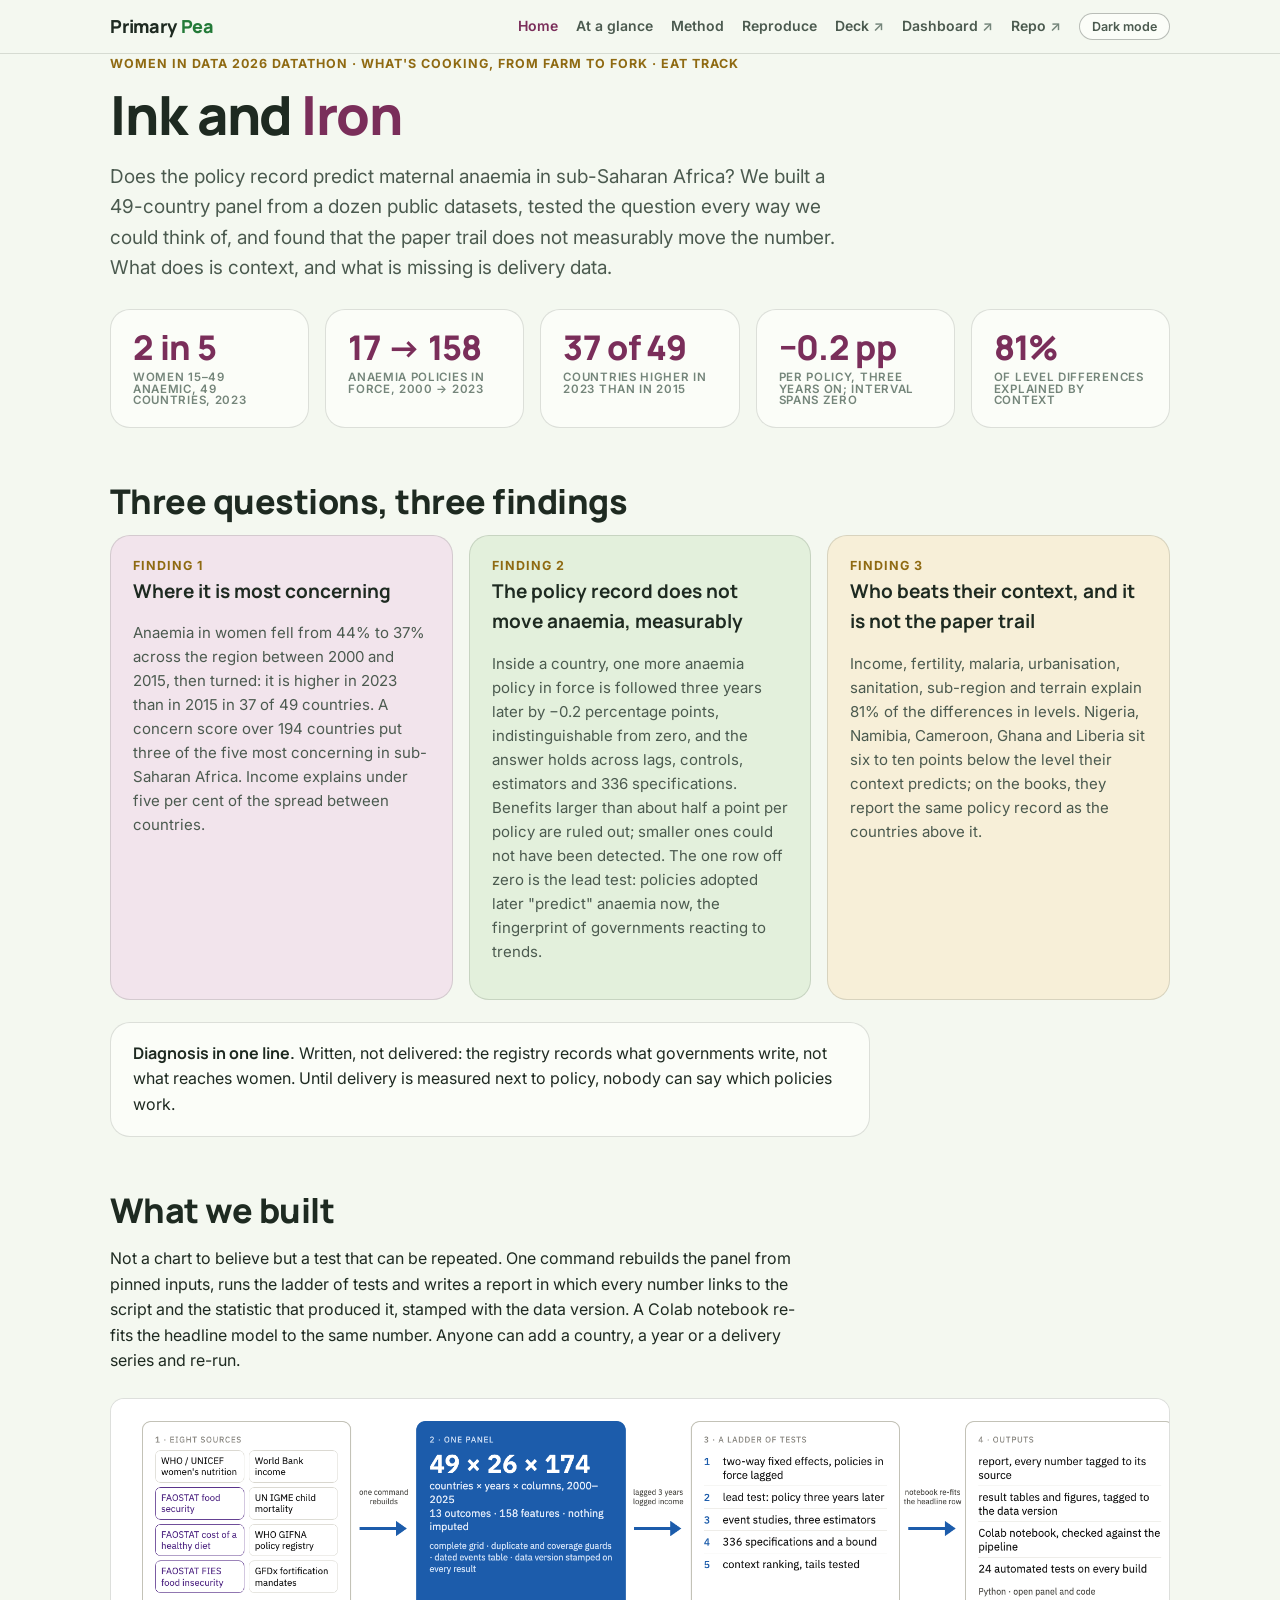
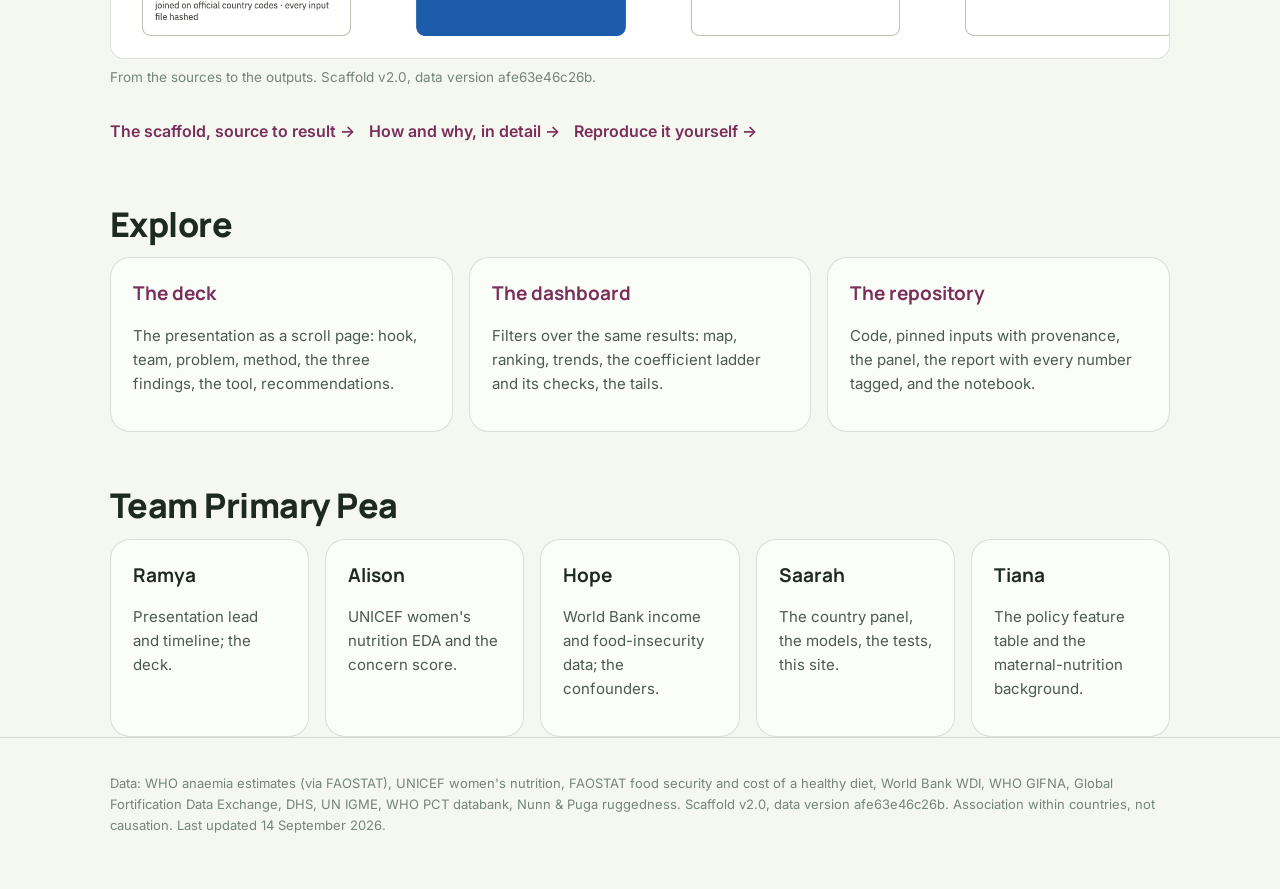
<file: docs/index.html>
<!doctype html>
<html lang="en">
<head>
<meta charset="utf-8">
<meta name="viewport" content="width=device-width, initial-scale=1">
<title>Primary Pea · Ink and Iron</title>
<meta name="description" content="Does the policy record predict maternal anaemia in sub-Saharan Africa? Team Primary Pea, Women in Data 2026 Datathon: a 49-country panel, a ladder of tests, a bounded null, and an open, re-runnable evidence scaffold.">
<link rel="icon" type="image/svg+xml" href="assets/favicon.svg"><link rel="icon" type="image/png" sizes="32x32" href="assets/favicon-32.png"><link rel="apple-touch-icon" sizes="180x180" href="assets/apple-touch-icon.png"><meta name="theme-color" content="#F4F8F0">
<link rel="preconnect" href="https://fonts.googleapis.com"><link rel="preconnect" href="https://fonts.gstatic.com" crossorigin>
<link rel="stylesheet" href="https://fonts.googleapis.com/css2?family=Manrope:wght@700;800&family=Inter:wght@400;500;600&display=swap">
<link rel="stylesheet" href="assets/site.css">
<script>(function(){try{var t=localStorage.getItem('theme');if(t==='dark'||t==='light'){document.documentElement.setAttribute('data-theme',t)}}catch(e){}
window.addEventListener('DOMContentLoaded',function(){var b=document.querySelector('[data-theme-toggle]');if(!b)return;function label(){var t=document.documentElement.getAttribute('data-theme');b.textContent=t==='dark'?'Light mode':t==='light'?'Dark mode':(matchMedia('(prefers-color-scheme: dark)').matches?'Light mode':'Dark mode')}
b.addEventListener('click',function(){var cur=document.documentElement.getAttribute('data-theme')||(matchMedia('(prefers-color-scheme: dark)').matches?'dark':'light');var next=cur==='dark'?'light':'dark';document.documentElement.setAttribute('data-theme',next);try{localStorage.setItem('theme',next)}catch(e){}label()});label()})})();</script>
</head>
<body>
<header class="site"><div class="wrap">
  <a class="brand" href="./">Primary <span>Pea</span></a>
  <nav class="site"><a href="./" aria-current="page">Home</a><a href="at-a-glance/">At a glance</a><a href="method/">Method</a><a href="reproduce/">Reproduce</a><a class="ext" href="https://primary-pea.github.io/ink-and-iron/">Deck</a><a class="ext" href="https://primary-pea.github.io/dashboard/">Dashboard</a><a class="ext" href="https://github.com/primary-pea/wid-datathon-2026">Repo</a><button class="theme-toggle" type="button" data-theme-toggle aria-label="Switch colour theme">Theme</button></nav>
</div></header>

<main class="wrap">
  <div class="eyebrow">Women in Data 2026 Datathon · What's Cooking, from farm to fork · Eat track</div>
  <h1>Ink and <span class="accent">Iron</span></h1>
  <p class="lead">Does the policy record predict maternal anaemia in sub-Saharan Africa? We built a 49-country panel from a dozen public datasets, tested the question every way we could think of, and found that the paper trail does not measurably move the number. What does is context, and what is missing is delivery data.</p>

  <div class="grid g5" style="margin-top:26px">
    <div class="card"><div class="stat">2 in 5<small>women 15–49 anaemic, 49 countries, 2023</small></div></div>
    <div class="card"><div class="stat">17 → 158<small>anaemia policies in force, 2000 → 2023</small></div></div>
    <div class="card"><div class="stat">37 of 49<small>countries higher in 2023 than in 2015</small></div></div>
    <div class="card"><div class="stat">−0.2 pp<small>per policy, three years on; interval spans zero</small></div></div>
    <div class="card"><div class="stat">81%<small>of level differences explained by context</small></div></div>
  </div>

  <h2>Three questions, three findings</h2>
  <div class="grid g3">
    <div class="card blush"><div class="eyebrow">Finding 1</div><h3>Where it is most concerning</h3><p>Anaemia in women fell from 44% to 37% across the region between 2000 and 2015, then turned: it is higher in 2023 than in 2015 in 37 of 49 countries. A concern score over 194 countries put three of the five most concerning in sub-Saharan Africa. Income explains under five per cent of the spread between countries.</p></div>
    <div class="card sage"><div class="eyebrow">Finding 2</div><h3>The policy record does not move anaemia, measurably</h3><p>Inside a country, one more anaemia policy in force is followed three years later by −0.2 percentage points, indistinguishable from zero, and the answer holds across lags, controls, estimators and 336 specifications. Benefits larger than about half a point per policy are ruled out; smaller ones could not have been detected. The one row off zero is the lead test: policies adopted later "predict" anaemia now, the fingerprint of governments reacting to trends.</p></div>
    <div class="card lilac"><div class="eyebrow">Finding 3</div><h3>Who beats their context, and it is not the paper trail</h3><p>Income, fertility, malaria, urbanisation, sanitation, sub-region and terrain explain 81% of the differences in levels. Nigeria, Namibia, Cameroon, Ghana and Liberia sit six to ten points below the level their context predicts; on the books, they report the same policy record as the countries above it.</p></div>
  </div>

  <div class="callout" style="margin-top:22px"><b>Diagnosis in one line.</b> Written, not delivered: the registry records what governments write, not what reaches women. Until delivery is measured next to policy, nobody can say which policies work.</div>

  <h2>What we built</h2>
  <p>Not a chart to believe but a test that can be repeated. One command rebuilds the panel from pinned inputs, runs the ladder of tests and writes a report in which every number links to the script and the statistic that produced it, stamped with the data version. A Colab notebook re-fits the headline model to the same number. Anyone can add a country, a year or a delivery series and re-run.</p>
  <figure><img src="assets/fig/07b_pipeline_simple.png" alt="Pipeline: eight source groups joined into one panel of 49 countries by 26 years by 174 columns, passed through a ladder of tests, producing a tagged report, figures, a notebook and automated tests"><figcaption>From the sources to the outputs. Scaffold v2.0, data version afe63e46c26b.</figcaption></figure>
  <div class="links"><a href="at-a-glance/">The scaffold, source to result →</a><a href="method/">How and why, in detail →</a><a href="reproduce/">Reproduce it yourself →</a></div>

  <h2>Explore</h2>
  <div class="grid g3">
    <div class="card"><h3><a href="https://primary-pea.github.io/ink-and-iron/">The deck</a></h3><p>The presentation as a scroll page: hook, team, problem, method, the three findings, the tool, recommendations.</p></div>
    <div class="card"><h3><a href="https://primary-pea.github.io/dashboard/">The dashboard</a></h3><p>Filters over the same results: map, ranking, trends, the coefficient ladder and its checks, the tails.</p></div>
    <div class="card"><h3><a href="https://github.com/primary-pea/wid-datathon-2026">The repository</a></h3><p>Code, pinned inputs with provenance, the panel, the report with every number tagged, and the notebook.</p></div>
  </div>

  <h2>Team Primary Pea</h2>
  <div class="grid g5">
    <div class="card"><h3>Ramya</h3><p>Presentation lead and timeline; the deck.</p></div>
    <div class="card"><h3>Alison</h3><p>UNICEF women's nutrition EDA and the concern score.</p></div>
    <div class="card"><h3>Hope</h3><p>World Bank income and food-insecurity data; the confounders.</p></div>
    <div class="card"><h3>Saarah</h3><p>The country panel, the models, the tests, this site.</p></div>
    <div class="card"><h3>Tiana</h3><p>The policy feature table and the maternal-nutrition background.</p></div>
  </div>
</main>

<footer class="site"><div class="wrap">
  <p>Data: WHO anaemia estimates (via FAOSTAT), UNICEF women's nutrition, FAOSTAT food security and cost of a healthy diet, World Bank WDI, WHO GIFNA, Global Fortification Data Exchange, DHS, UN IGME, WHO PCT databank, Nunn &amp; Puga ruggedness. Scaffold v2.0, data version afe63e46c26b. Association within countries, not causation. Last updated 14 September 2026.</p>
</div></footer>
</body>
</html>
</file>
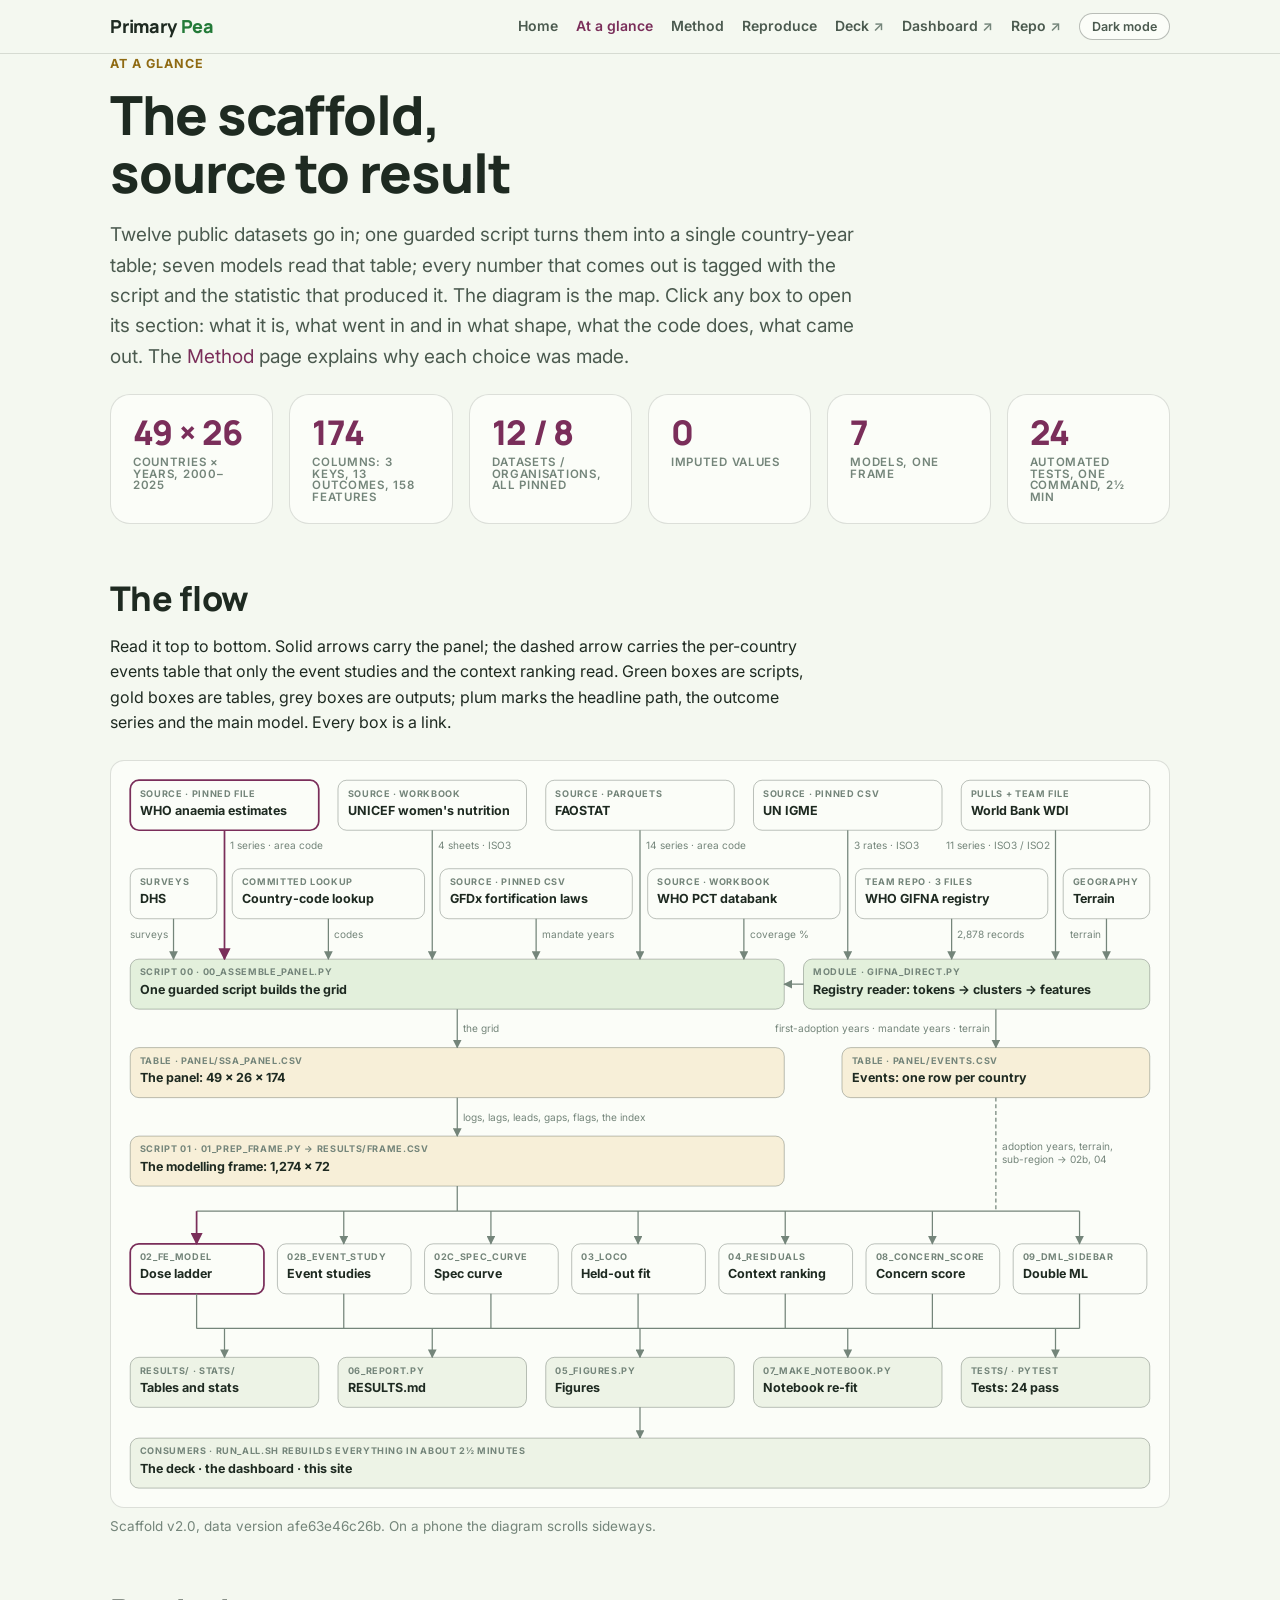
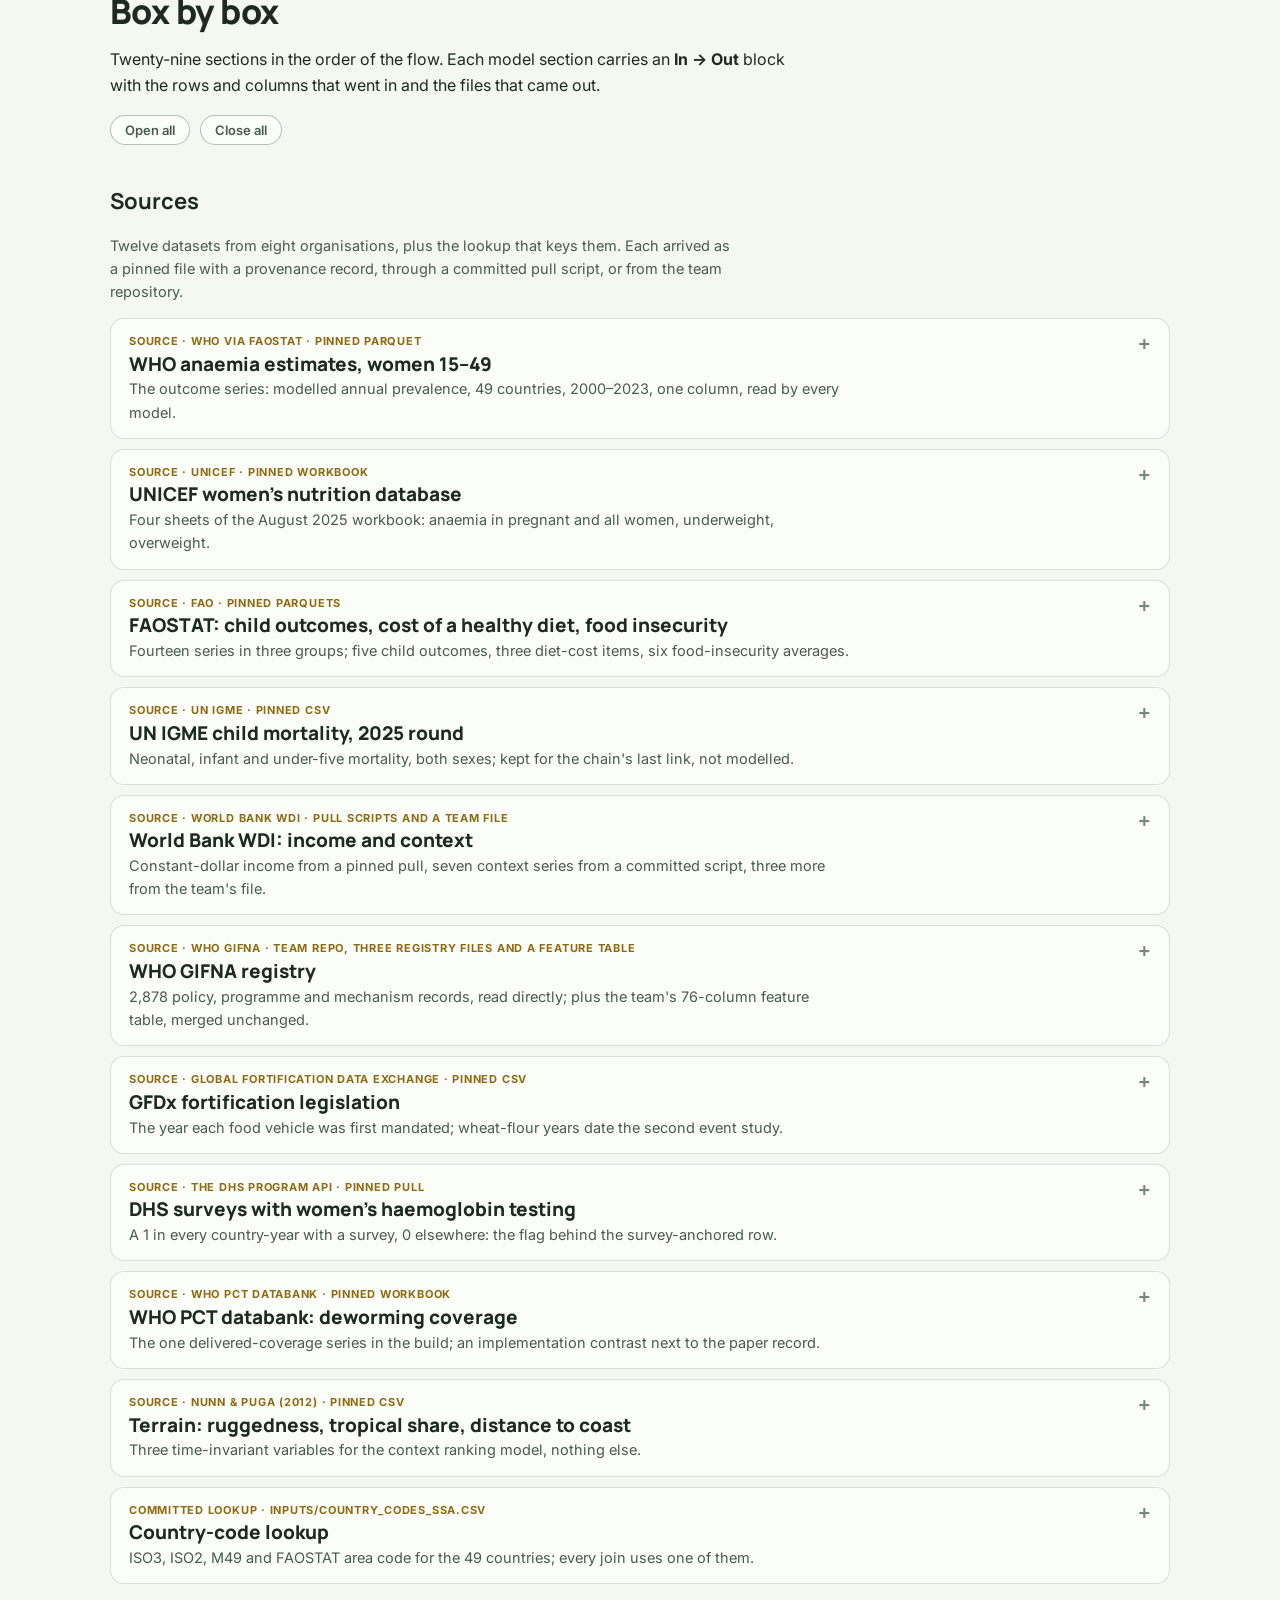
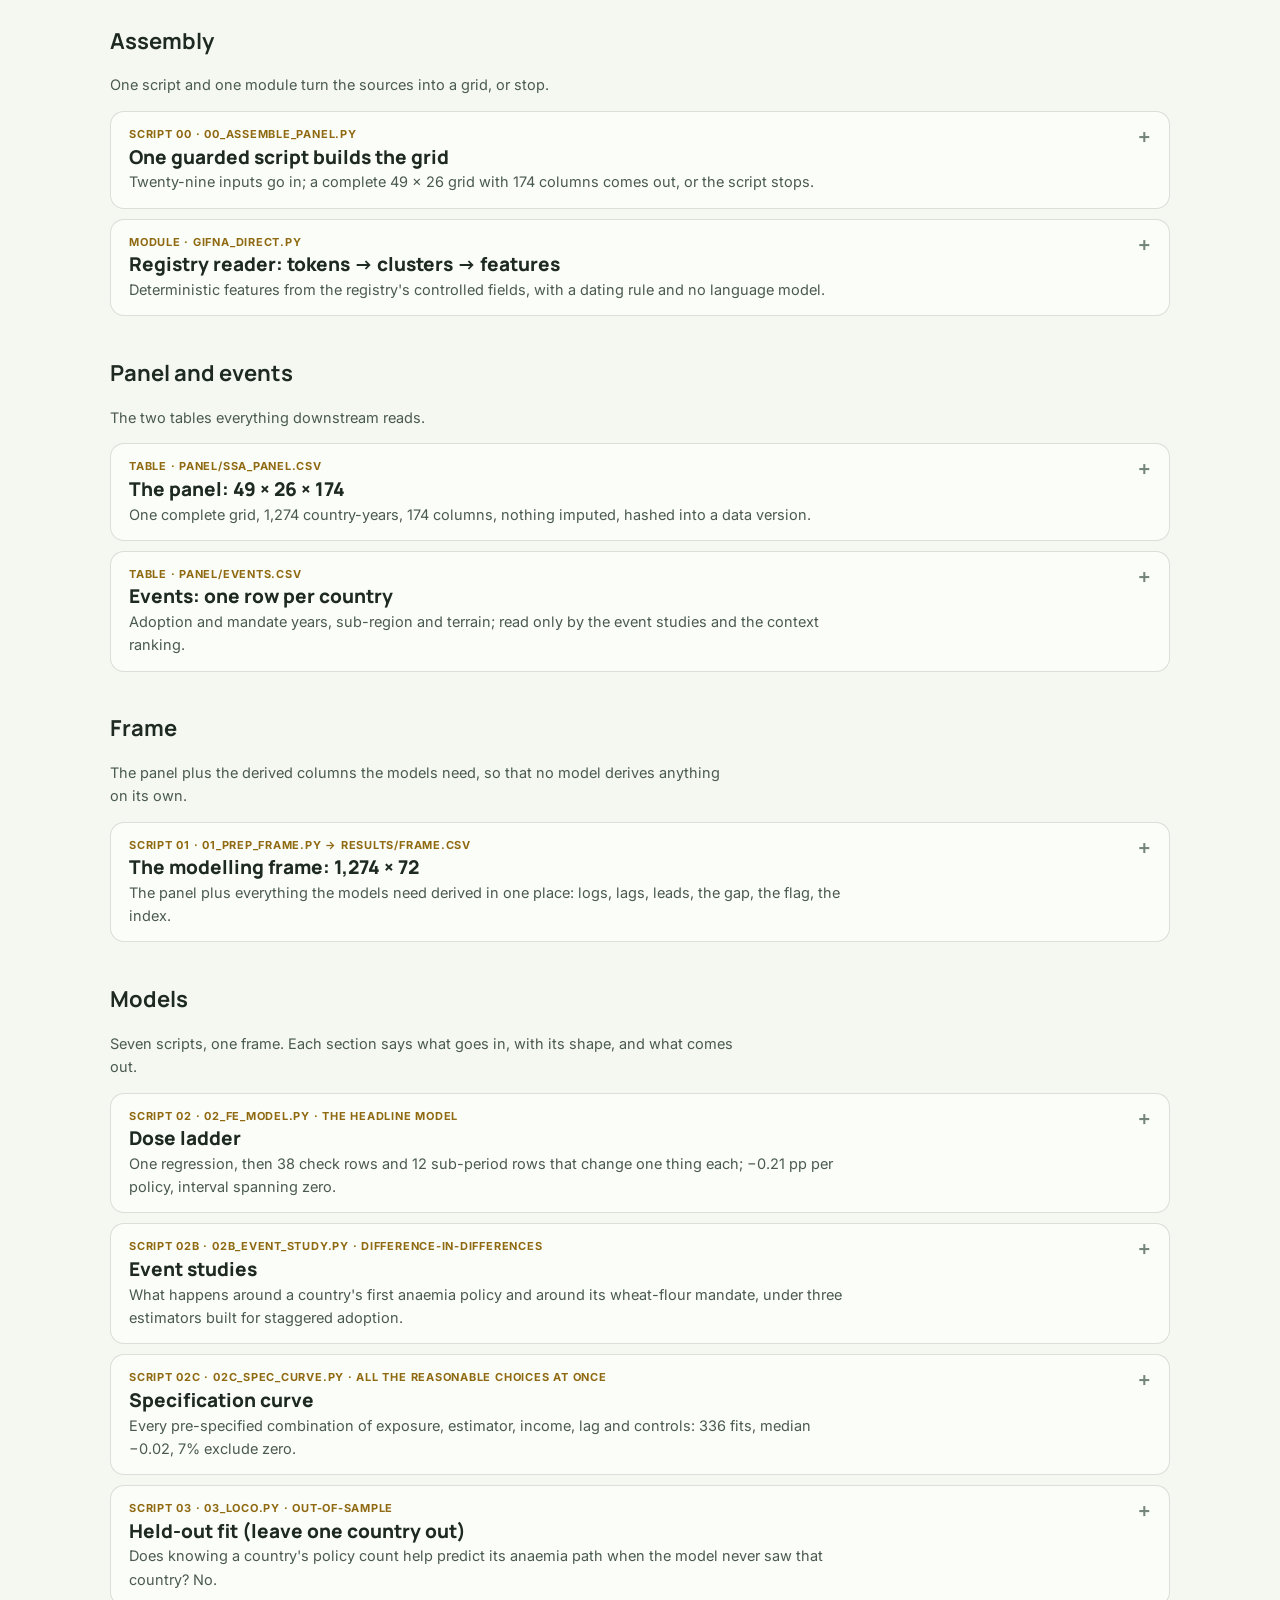
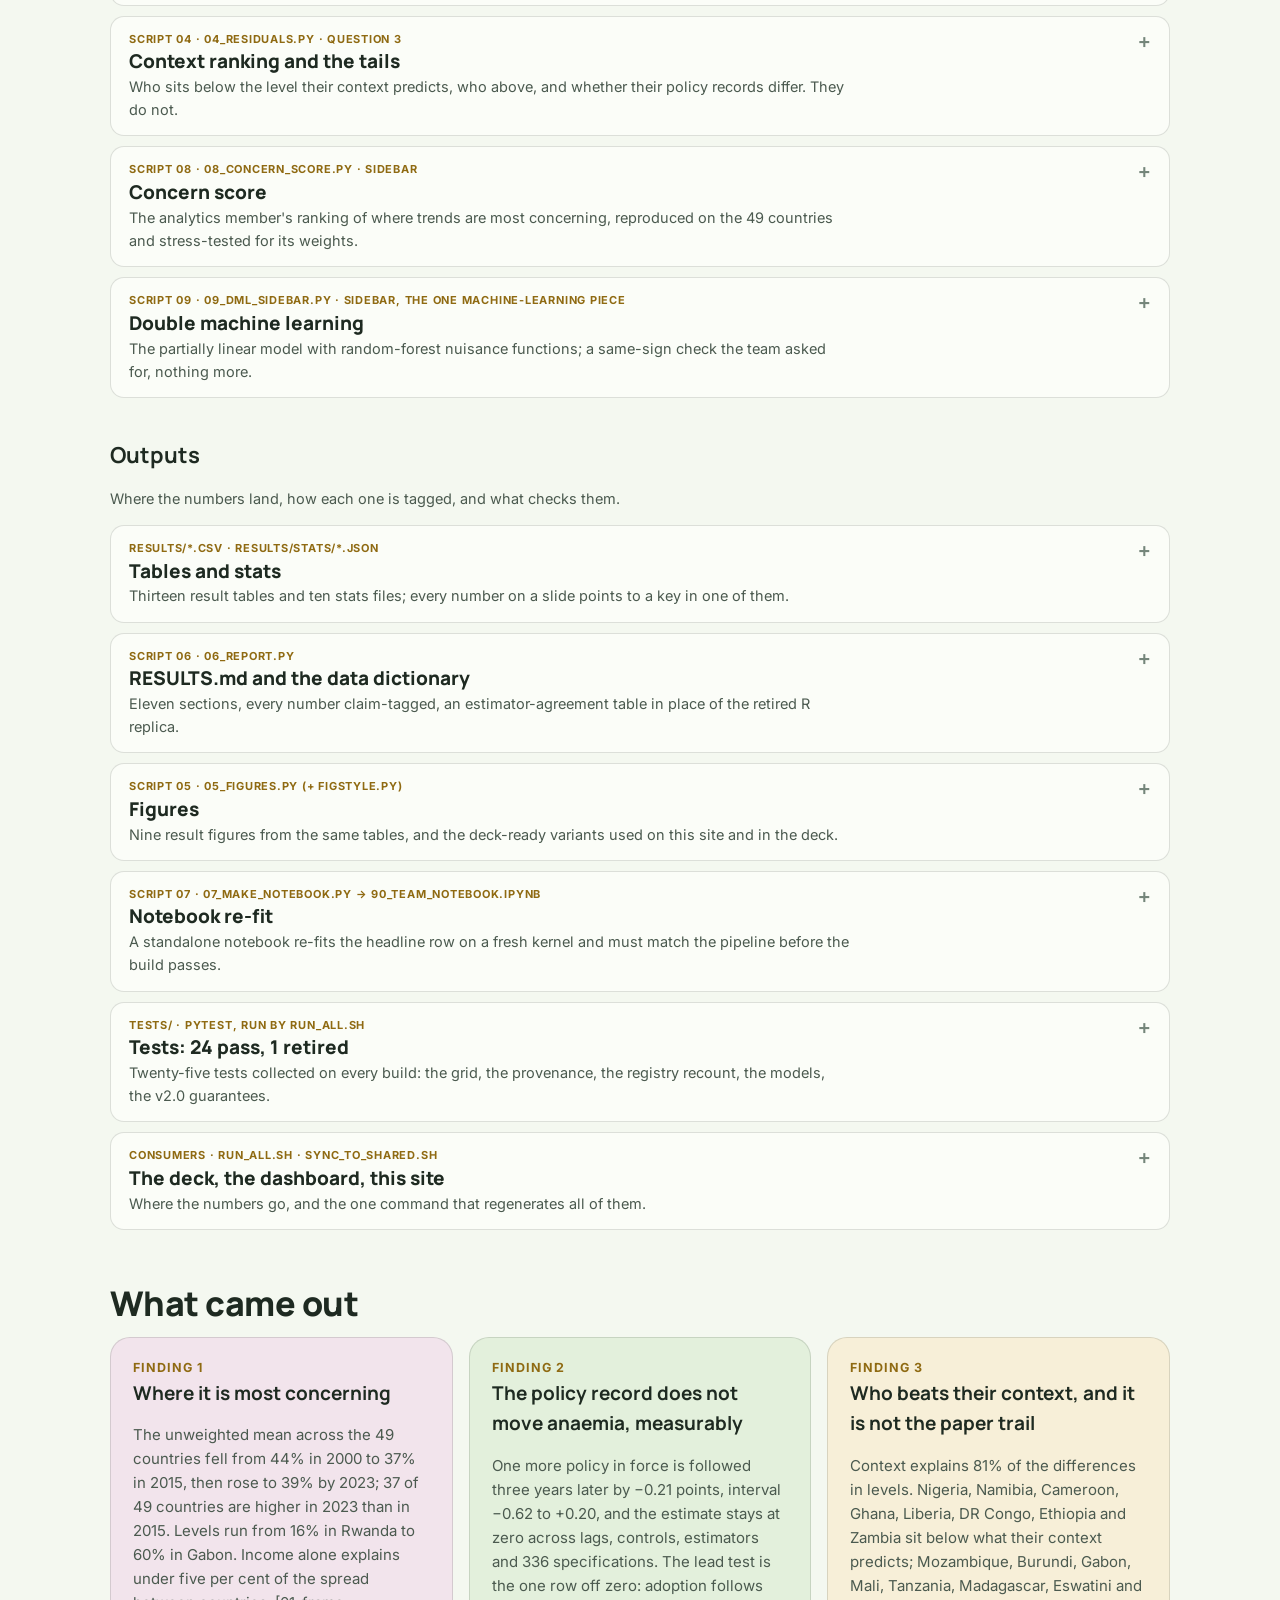
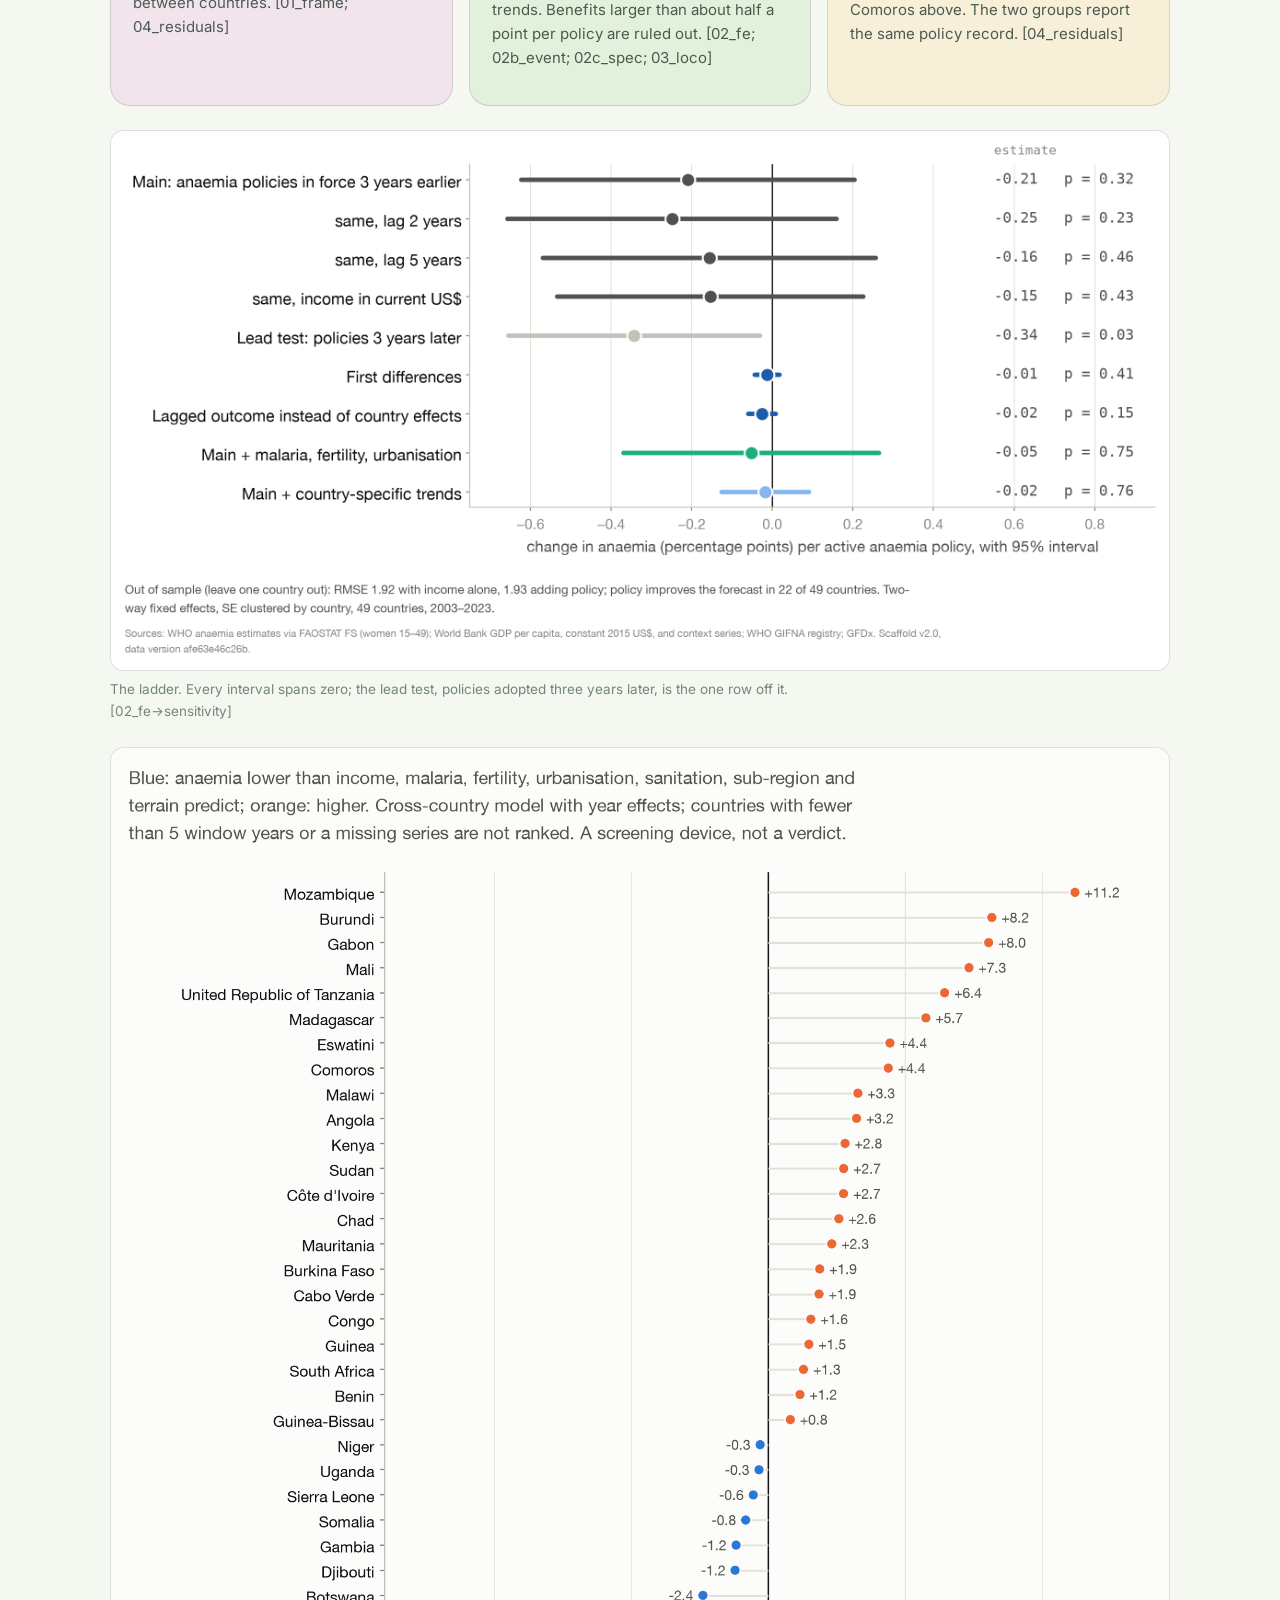
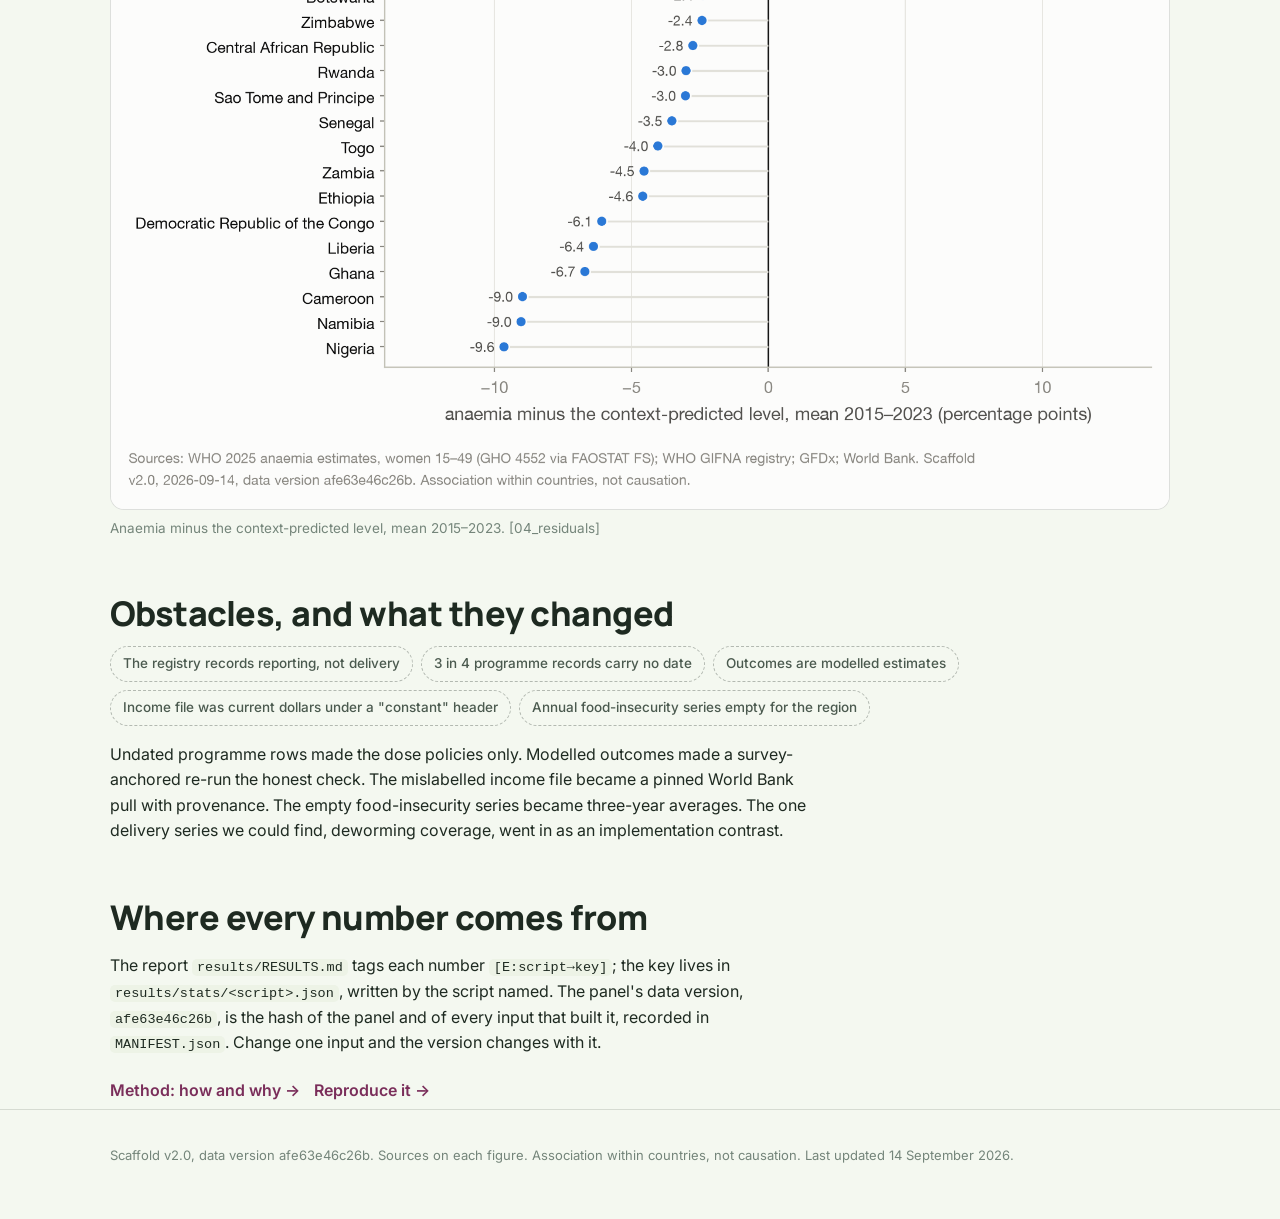
<file: docs/at-a-glance/index.html>
<!doctype html>
<html lang="en">
<head>
<meta charset="utf-8">
<meta name="viewport" content="width=device-width, initial-scale=1">
<title>At a glance · Primary Pea</title>
<meta name="description" content="The Primary Pea scaffold on one page: a clickable data-flow diagram from twelve sources to the results, with a detailed section for every source, script, table and model, including what goes in and what comes out.">
<link rel="icon" type="image/svg+xml" href="../assets/favicon.svg"><link rel="icon" type="image/png" sizes="32x32" href="../assets/favicon-32.png"><link rel="apple-touch-icon" sizes="180x180" href="../assets/apple-touch-icon.png"><meta name="theme-color" content="#F4F8F0">
<link rel="preconnect" href="https://fonts.googleapis.com"><link rel="preconnect" href="https://fonts.gstatic.com" crossorigin>
<link rel="stylesheet" href="https://fonts.googleapis.com/css2?family=Manrope:wght@700;800&family=Inter:wght@400;500;600&display=swap">
<link rel="stylesheet" href="../assets/site.css">
<script>(function(){try{var t=localStorage.getItem('theme');if(t==='dark'||t==='light'){document.documentElement.setAttribute('data-theme',t)}}catch(e){}
window.addEventListener('DOMContentLoaded',function(){var b=document.querySelector('[data-theme-toggle]');if(!b)return;function label(){var t=document.documentElement.getAttribute('data-theme');b.textContent=t==='dark'?'Light mode':t==='light'?'Dark mode':(matchMedia('(prefers-color-scheme: dark)').matches?'Light mode':'Dark mode')}
b.addEventListener('click',function(){var cur=document.documentElement.getAttribute('data-theme')||(matchMedia('(prefers-color-scheme: dark)').matches?'dark':'light');var next=cur==='dark'?'light':'dark';document.documentElement.setAttribute('data-theme',next);try{localStorage.setItem('theme',next)}catch(e){}label()});label()})})();</script>
</head>
<body>
<header class="site"><div class="wrap">
  <a class="brand" href="../">Primary <span>Pea</span></a>
  <nav class="site"><a href="../">Home</a><a href="./" aria-current="page">At a glance</a><a href="../method/">Method</a><a href="../reproduce/">Reproduce</a><a class="ext" href="https://primary-pea.github.io/ink-and-iron/">Deck</a><a class="ext" href="https://primary-pea.github.io/dashboard/">Dashboard</a><a class="ext" href="https://github.com/primary-pea/wid-datathon-2026">Repo</a><button class="theme-toggle" type="button" data-theme-toggle aria-label="Switch colour theme">Theme</button></nav>
</div></header>

<main class="wrap">
  <div class="eyebrow">At a glance</div>
  <h1>The scaffold, source to result</h1>
  <p class="lead">Twelve public datasets go in; one guarded script turns them into a single country-year table; seven models read that table; every number that comes out is tagged with the script and the statistic that produced it. The diagram is the map. Click any box to open its section: what it is, what went in and in what shape, what the code does, what came out. The <a href="../method/">Method</a> page explains why each choice was made.</p>

  <div class="grid g5" style="margin-top:22px">
    <div class="card"><div class="stat">49 × 26<small>countries × years, 2000–2025</small></div></div>
    <div class="card"><div class="stat">174<small>columns: 3 keys, 13 outcomes, 158 features</small></div></div>
    <div class="card"><div class="stat">12 / 8<small>datasets / organisations, all pinned</small></div></div>
    <div class="card"><div class="stat">0<small>imputed values</small></div></div>
    <div class="card"><div class="stat">7<small>models, one frame</small></div></div>
    <div class="card"><div class="stat">24<small>automated tests, one command, 2½ min</small></div></div>
  </div>

  <h2 id="flow">The flow</h2>
  <p>Read it top to bottom. Solid arrows carry the panel; the dashed arrow carries the per-country events table that only the event studies and the context ranking read. Green boxes are scripts, gold boxes are tables, grey boxes are outputs; plum marks the headline path, the outcome series and the main model. Every box is a link.</p>
  <figure>
    <div class="flowwrap"><svg class="flow" viewBox="0 0 1100 776" role="img" aria-label="Data flow of the scaffold: eleven pinned sources and the country-code lookup feed one guarded assembly script and the registry reader; they write the panel and the events table; the frame script prepares the modelling frame; seven models read it; the outputs are tagged tables and stats, the report, figures, the notebook and the tests, which feed the deck, the dashboard and this site. Every box opens a detail section.">
<defs><marker id="ah-m12" viewBox="0 0 10 10" refX="9" refY="5" markerWidth="7" markerHeight="7" orient="auto"><path d="M0 0L10 5L0 10z" class="ah"/></marker><marker id="ahhi-m12" viewBox="0 0 10 10" refX="9" refY="5" markerWidth="7" markerHeight="7" orient="auto"><path d="M0 0L10 5L0 10z" class="ah-hi"/></marker></defs>
<a href="#d-src-who" class="node" aria-label="WHO anaemia estimates: open the section">
<rect x="20" y="20" width="196" height="52" rx="9" class="box hi"/>
<text x="30" y="37" class="eb">source · pinned file</text>
<text x="30" y="56" class="t">WHO anaemia estimates</text>
</a>
<a href="#d-src-unicef" class="node" aria-label="UNICEF women&#x27;s nutrition: open the section">
<rect x="236" y="20" width="196" height="52" rx="9" class="box "/>
<text x="246" y="37" class="eb">source · workbook</text>
<text x="246" y="56" class="t">UNICEF women&#x27;s nutrition</text>
</a>
<a href="#d-src-faostat" class="node" aria-label="FAOSTAT: open the section">
<rect x="452" y="20" width="196" height="52" rx="9" class="box "/>
<text x="462" y="37" class="eb">source · parquets</text>
<text x="462" y="56" class="t">FAOSTAT</text>
</a>
<a href="#d-src-igme" class="node" aria-label="UN IGME: open the section">
<rect x="668" y="20" width="196" height="52" rx="9" class="box "/>
<text x="678" y="37" class="eb">source · pinned csv</text>
<text x="678" y="56" class="t">UN IGME</text>
</a>
<a href="#d-src-wb" class="node" aria-label="World Bank WDI: open the section">
<rect x="884" y="20" width="196" height="52" rx="9" class="box "/>
<text x="894" y="37" class="eb">pulls + team file</text>
<text x="894" y="56" class="t">World Bank WDI</text>
</a>
<a href="#d-src-dhs" class="node" aria-label="DHS: open the section">
<rect x="20" y="112" width="90" height="52" rx="9" class="box "/>
<text x="30" y="129" class="eb">surveys</text>
<text x="30" y="148" class="t">DHS</text>
</a>
<a href="#d-src-codes" class="node" aria-label="Country-code lookup: open the section">
<rect x="126" y="112" width="200" height="52" rx="9" class="box "/>
<text x="136" y="129" class="eb">committed lookup</text>
<text x="136" y="148" class="t">Country-code lookup</text>
</a>
<a href="#d-src-gfdx" class="node" aria-label="GFDx fortification laws: open the section">
<rect x="342" y="112" width="200" height="52" rx="9" class="box "/>
<text x="352" y="129" class="eb">source · pinned csv</text>
<text x="352" y="148" class="t">GFDx fortification laws</text>
</a>
<a href="#d-src-pct" class="node" aria-label="WHO PCT databank: open the section">
<rect x="558" y="112" width="200" height="52" rx="9" class="box "/>
<text x="568" y="129" class="eb">source · workbook</text>
<text x="568" y="148" class="t">WHO PCT databank</text>
</a>
<a href="#d-src-gifna" class="node" aria-label="WHO GIFNA registry: open the section">
<rect x="774" y="112" width="200" height="52" rx="9" class="box "/>
<text x="784" y="129" class="eb">team repo · 3 files</text>
<text x="784" y="148" class="t">WHO GIFNA registry</text>
</a>
<a href="#d-src-terrain" class="node" aria-label="Terrain: open the section">
<rect x="990" y="112" width="90" height="52" rx="9" class="box "/>
<text x="1000" y="129" class="eb">geography</text>
<text x="1000" y="148" class="t">Terrain</text>
</a>
<a href="#d-assemble" class="node" aria-label="One guarded script builds the grid: open the section">
<rect x="20" y="206" width="680" height="52" rx="9" class="box step"/>
<text x="30" y="223" class="eb">script 00 · 00_assemble_panel.py</text>
<text x="30" y="242" class="t">One guarded script builds the grid</text>
</a>
<a href="#d-gifna-direct" class="node" aria-label="Registry reader: tokens → clusters → features: open the section">
<rect x="720" y="206" width="360" height="52" rx="9" class="box step"/>
<text x="730" y="223" class="eb">module · gifna_direct.py</text>
<text x="730" y="242" class="t">Registry reader: tokens → clusters → features</text>
</a>
<line x1="720" y1="232" x2="700" y2="232" class="ar" marker-end="url(#ah-m12)"/>
<line x1="118" y1="72" x2="118" y2="206" class="ar hi" marker-end="url(#ahhi-m12)"/>
<text x="124" y="92" class="lab" text-anchor="start">1 series · area code</text>
<line x1="334" y1="72" x2="334" y2="206" class="ar" marker-end="url(#ah-m12)"/>
<text x="340" y="92" class="lab" text-anchor="start">4 sheets · ISO3</text>
<line x1="550" y1="72" x2="550" y2="206" class="ar" marker-end="url(#ah-m12)"/>
<text x="556" y="92" class="lab" text-anchor="start">14 series · area code</text>
<line x1="766" y1="72" x2="766" y2="206" class="ar" marker-end="url(#ah-m12)"/>
<text x="772" y="92" class="lab" text-anchor="start">3 rates · ISO3</text>
<line x1="982" y1="72" x2="982" y2="206" class="ar" marker-end="url(#ah-m12)"/>
<text x="976" y="92" class="lab" text-anchor="end">11 series · ISO3 / ISO2</text>
<line x1="65" y1="164" x2="65" y2="206" class="ar" marker-end="url(#ah-m12)"/>
<text x="59" y="184" class="lab" text-anchor="end">surveys</text>
<line x1="226" y1="164" x2="226" y2="206" class="ar" marker-end="url(#ah-m12)"/>
<text x="232" y="184" class="lab" text-anchor="start">codes</text>
<line x1="442" y1="164" x2="442" y2="206" class="ar" marker-end="url(#ah-m12)"/>
<text x="448" y="184" class="lab" text-anchor="start">mandate years</text>
<line x1="658" y1="164" x2="658" y2="206" class="ar" marker-end="url(#ah-m12)"/>
<text x="664" y="184" class="lab" text-anchor="start">coverage %</text>
<line x1="874" y1="164" x2="874" y2="206" class="ar" marker-end="url(#ah-m12)"/>
<text x="880" y="184" class="lab" text-anchor="start">2,878 records</text>
<line x1="1035" y1="164" x2="1035" y2="206" class="ar" marker-end="url(#ah-m12)"/>
<text x="1029" y="184" class="lab" text-anchor="end">terrain</text>
<a href="#d-panel" class="node" aria-label="The panel: 49 × 26 × 174: open the section">
<rect x="20" y="298" width="680" height="52" rx="9" class="box data"/>
<text x="30" y="315" class="eb">table · panel/ssa_panel.csv</text>
<text x="30" y="334" class="t">The panel: 49 × 26 × 174</text>
</a>
<a href="#d-events" class="node" aria-label="Events: one row per country: open the section">
<rect x="760" y="298" width="320" height="52" rx="9" class="box data"/>
<text x="770" y="315" class="eb">table · panel/events.csv</text>
<text x="770" y="334" class="t">Events: one row per country</text>
</a>
<line x1="360" y1="258" x2="360" y2="298" class="ar" marker-end="url(#ah-m12)"/>
<text x="366" y="282" class="lab" text-anchor="start">the grid</text>
<line x1="920" y1="258" x2="920" y2="298" class="ar" marker-end="url(#ah-m12)"/>
<text x="914" y="282" class="lab" text-anchor="end">first-adoption years · mandate years · terrain</text>
<a href="#d-frame" class="node" aria-label="The modelling frame: 1,274 × 72: open the section">
<rect x="20" y="390" width="680" height="52" rx="9" class="box data"/>
<text x="30" y="407" class="eb">script 01 · 01_prep_frame.py → results/frame.csv</text>
<text x="30" y="426" class="t">The modelling frame: 1,274 × 72</text>
</a>
<line x1="360" y1="350" x2="360" y2="390" class="ar" marker-end="url(#ah-m12)"/>
<text x="366" y="374" class="lab" text-anchor="start">logs, lags, leads, gaps, flags, the index</text>
<line x1="360" y1="442" x2="360" y2="468" class="ar"/>
<line x1="920" y1="350" x2="920" y2="468" class="ar ev"/>
<text x="926" y="404" class="lab" text-anchor="start">adoption years, terrain,</text>
<text x="926" y="418" class="lab" text-anchor="start">sub-region → 02b, 04</text>
<line x1="89" y1="468" x2="1007" y2="468" class="bus"/>
<a href="#d-m02" class="node" aria-label="Dose ladder: open the section">
<rect x="20" y="502" width="139" height="52" rx="9" class="box hi"/>
<text x="30" y="519" class="eb">02_fe_model</text>
<text x="30" y="538" class="t">Dose ladder</text>
</a>
<line x1="89" y1="468" x2="89" y2="502" class="ar hi" marker-end="url(#ahhi-m12)"/>
<a href="#d-m02b" class="node" aria-label="Event studies: open the section">
<rect x="173" y="502" width="139" height="52" rx="9" class="box "/>
<text x="183" y="519" class="eb">02b_event_study</text>
<text x="183" y="538" class="t">Event studies</text>
</a>
<line x1="242" y1="468" x2="242" y2="502" class="ar" marker-end="url(#ah-m12)"/>
<a href="#d-m02c" class="node" aria-label="Spec curve: open the section">
<rect x="326" y="502" width="139" height="52" rx="9" class="box "/>
<text x="336" y="519" class="eb">02c_spec_curve</text>
<text x="336" y="538" class="t">Spec curve</text>
</a>
<line x1="395" y1="468" x2="395" y2="502" class="ar" marker-end="url(#ah-m12)"/>
<a href="#d-m03" class="node" aria-label="Held-out fit: open the section">
<rect x="479" y="502" width="139" height="52" rx="9" class="box "/>
<text x="489" y="519" class="eb">03_loco</text>
<text x="489" y="538" class="t">Held-out fit</text>
</a>
<line x1="548" y1="468" x2="548" y2="502" class="ar" marker-end="url(#ah-m12)"/>
<a href="#d-m04" class="node" aria-label="Context ranking: open the section">
<rect x="632" y="502" width="139" height="52" rx="9" class="box "/>
<text x="642" y="519" class="eb">04_residuals</text>
<text x="642" y="538" class="t">Context ranking</text>
</a>
<line x1="701" y1="468" x2="701" y2="502" class="ar" marker-end="url(#ah-m12)"/>
<a href="#d-m08" class="node" aria-label="Concern score: open the section">
<rect x="785" y="502" width="139" height="52" rx="9" class="box "/>
<text x="795" y="519" class="eb">08_concern_score</text>
<text x="795" y="538" class="t">Concern score</text>
</a>
<line x1="854" y1="468" x2="854" y2="502" class="ar" marker-end="url(#ah-m12)"/>
<a href="#d-m09" class="node" aria-label="Double ML: open the section">
<rect x="938" y="502" width="139" height="52" rx="9" class="box "/>
<text x="948" y="519" class="eb">09_dml_sidebar</text>
<text x="948" y="538" class="t">Double ML</text>
</a>
<line x1="1007" y1="468" x2="1007" y2="502" class="ar" marker-end="url(#ah-m12)"/>
<line x1="89" y1="554" x2="89" y2="590" class="ar"/>
<line x1="242" y1="554" x2="242" y2="590" class="ar"/>
<line x1="395" y1="554" x2="395" y2="590" class="ar"/>
<line x1="548" y1="554" x2="548" y2="590" class="ar"/>
<line x1="701" y1="554" x2="701" y2="590" class="ar"/>
<line x1="854" y1="554" x2="854" y2="590" class="ar"/>
<line x1="1007" y1="554" x2="1007" y2="590" class="ar"/>
<line x1="89" y1="590" x2="1007" y2="590" class="bus"/>
<a href="#d-out-tables" class="node" aria-label="Tables and stats: open the section">
<rect x="20" y="620" width="196" height="52" rx="9" class="box out"/>
<text x="30" y="637" class="eb">results/ · stats/</text>
<text x="30" y="656" class="t">Tables and stats</text>
</a>
<line x1="118" y1="590" x2="118" y2="620" class="ar" marker-end="url(#ah-m12)"/>
<a href="#d-out-results" class="node" aria-label="RESULTS.md: open the section">
<rect x="236" y="620" width="196" height="52" rx="9" class="box out"/>
<text x="246" y="637" class="eb">06_report.py</text>
<text x="246" y="656" class="t">RESULTS.md</text>
</a>
<line x1="334" y1="590" x2="334" y2="620" class="ar" marker-end="url(#ah-m12)"/>
<a href="#d-out-figures" class="node" aria-label="Figures: open the section">
<rect x="452" y="620" width="196" height="52" rx="9" class="box out"/>
<text x="462" y="637" class="eb">05_figures.py</text>
<text x="462" y="656" class="t">Figures</text>
</a>
<line x1="550" y1="590" x2="550" y2="620" class="ar" marker-end="url(#ah-m12)"/>
<a href="#d-out-notebook" class="node" aria-label="Notebook re-fit: open the section">
<rect x="668" y="620" width="196" height="52" rx="9" class="box out"/>
<text x="678" y="637" class="eb">07_make_notebook.py</text>
<text x="678" y="656" class="t">Notebook re-fit</text>
</a>
<line x1="766" y1="590" x2="766" y2="620" class="ar" marker-end="url(#ah-m12)"/>
<a href="#d-out-tests" class="node" aria-label="Tests: 24 pass: open the section">
<rect x="884" y="620" width="196" height="52" rx="9" class="box out"/>
<text x="894" y="637" class="eb">tests/ · pytest</text>
<text x="894" y="656" class="t">Tests: 24 pass</text>
</a>
<line x1="982" y1="590" x2="982" y2="620" class="ar" marker-end="url(#ah-m12)"/>
<line x1="550" y1="672" x2="550" y2="704" class="ar" marker-end="url(#ah-m12)"/>
<a href="#d-consumers" class="node" aria-label="The deck · the dashboard · this site: open the section">
<rect x="20" y="704" width="1060" height="52" rx="9" class="box out"/>
<text x="30" y="721" class="eb">consumers · run_all.sh rebuilds everything in about 2½ minutes</text>
<text x="30" y="740" class="t">The deck · the dashboard · this site</text>
</a>
</svg></div>
    <figcaption>Scaffold v2.0, data version afe63e46c26b. On a phone the diagram scrolls sideways.</figcaption>
  </figure>

  <h2 id="details">Box by box</h2>
  <p>Twenty-nine sections in the order of the flow. Each model section carries an <b>In → Out</b> block with the rows and columns that went in and the files that came out.</p>
  <div class="d-controls"><button type="button" data-open-all>Open all</button><button type="button" data-close-all>Close all</button></div>
<h3 class="layer" id="layer-sources">Sources</h3><p class="hint">Twelve datasets from eight organisations, plus the lookup that keys them. Each arrived as a pinned file with a provenance record, through a committed pull script, or from the team repository.</p><details class="d" id="d-src-who"><summary><span class="d-eb">source · WHO via FAOSTAT · pinned parquet</span><span class="d-title">WHO anaemia estimates, women 15–49</span><span class="d-gist">The outcome series: modelled annual prevalence, 49 countries, 2000–2023, one column, read by every model.</span></summary><div class="d-body">
<p>WHO's 2025 edition of anaemia estimates (Global Health Observatory indicator 4552) comes from a Bayesian hierarchical model fitted to 412 surveys from 122 countries; FAOSTAT republishes it in the Suite of Food Security Indicators as item 21043. The scaffold reads the FAOSTAT copy because FAOSTAT area codes are pinned in the country lookup. The UNICEF workbook carries the same series; the assembly checks the two columns cell by cell (largest difference 0.0) and keeps the duplicate only for that check, so the panel has one anaemia series, not two.</p>
<div class="inout"><div><div class="io-h">In</div><p><code>inputs/faostat/data_FS_item21043_anaemia_women_15_49_pct.parquet</code>: 5,616 rows × 14 columns, every country and year in the July 2026 release (20 KB), byte-identical copy with its SHA-256 in <code>raw_copies.provenance.json</code>.</p></div><div><div class="io-h">Sample used</div><p>Rows with <code>Element == "Value"</code>; area code mapped to ISO3 through the lookup; the 49 countries, 2000–2025.</p></div><div><div class="io-h">Out</div><p>One panel column, <code>out_anaemia_wra_fs_pct</code>: 1,176 filled cells (49 countries × 2000–2023), none missing.</p></div></div>
<p><b>Where it goes.</b> The left-hand side of every regression: the dose ladder, both event studies, all 336 specifications, the held-out fit, the context ranking and the double-ML sidebar; the first of the four concern-score indicators; one of the four components of the women's index; the map and the small-multiple trends.</p>
<p><b>What to keep in mind.</b> It is a modelled series. In a country-year without a survey the value is a covariate prediction (the WHO model uses the Socio-Demographic Index, meat supply and mean BMI), and within-country movement is partly the model's own smoothing (autocorrelation about 0.98). That is why the ladder carries a survey-anchored row and why the site says association, never effect.</p>
<pre><code># 00_assemble_panel.py
d = pd.read_parquet(parquet); d = d[d["Element"] == "Value"]
iso3 = d["Area Code"].astype(str).map(area2iso)        # code, never name
builder.add(frame, "out_anaemia_wra_fs_pct", "outcome", "FAOSTAT FS item 21043 …")</code></pre>
<p class="back"><a href="#flow">↑ back to the flow</a></p></div></details><details class="d" id="d-src-unicef"><summary><span class="d-eb">source · UNICEF · pinned workbook</span><span class="d-title">UNICEF women's nutrition database</span><span class="d-gist">Four sheets of the August 2025 workbook: anaemia in pregnant and all women, underweight, overweight.</span></summary><div class="d-body">
<p>UNICEF's global database on women's nutrition bundles WHO's anaemia estimates with NCD-RisC's estimates of underweight (BMI under 18.5) and overweight (BMI 25 and over) for women 15–49. The reader does not trust fixed cell offsets: it finds the header row by its <code>ISO3Code</code> label, takes the year labels from two rows above, and keeps only the columns marked <em>Point Estimate</em> (the lower and upper bounds are skipped).</p>
<div class="inout"><div><div class="io-h">In</div><p><code>inputs/unicef/UNICEF_Global-database_Womens-Nutrition_August-2025_2.xlsx</code>, 1.5 MB, sheets <code>underweight</code>, <code>overweight</code>, <code>anaemia_WRA</code>, <code>anaemia_pregnant_women</code> (the non-pregnant sheet is not read).</p></div><div><div class="io-h">Sample used</div><p>Point estimates only, joined on ISO3, 49 countries.</p></div><div><div class="io-h">Out</div><p>Four columns: <code>out_women_underweight_pct</code> and <code>out_women_overweight_pct</code> (2000–2022, 1,127 cells each), <code>out_anaemia_pregnant_pct</code> (2000–2023, 1,176), <code>out_anaemia_wra_unicef_pct</code> (1,176; the duplicate kept for the identity check).</p></div></div>
<p><b>Where it goes.</b> Three of the five outcome swaps in the ladder (pregnant-women anaemia, underweight, overweight), all four components of the women's index and of the concern score. Nothing from this workbook is a regressor.</p>
<p class="back"><a href="#flow">↑ back to the flow</a></p></div></details><details class="d" id="d-src-faostat"><summary><span class="d-eb">source · FAO · pinned parquets</span><span class="d-title">FAOSTAT: child outcomes, cost of a healthy diet, food insecurity</span><span class="d-gist">Fourteen series in three groups; five child outcomes, three diet-cost items, six food-insecurity averages.</span></summary><div class="d-body">
<p><b>Food security suite, child series.</b> Low birthweight (item 21049), stunting (21025), wasting (21026), overweight under five (21041) and exclusive breastfeeding (21044), each a pinned parquet of the July 2026 release filtered to <code>Element == "Value"</code> and joined on area code. Two of them are survey-based and therefore sparse: wasting has 302 filled cells and exclusive breastfeeding 247; the modelled series (stunting, overweight) fill 1,225 cells each; low birthweight runs to 2020 for 35 countries.</p>
<p><b>Cost and affordability of a healthy diet</b> (CAHD, release 7S2026, 10,320 rows × 15 in the file). Three items are picked by name and by unit keyword: the cost of a healthy diet in PPP dollars per person per day, the prevalence of unaffordability (%), and the number of people unable to afford it (millions). 2017–2025, 45 countries (no rows for Eritrea, Sudan, Somalia, Zimbabwe).</p>
<p><b>Food insecurity (FIES).</b> The annual FIES items returned no rows for the region, so on 8 September the three-year averages were rebuilt from the cached release and assigned to the middle year of each window: <code>inputs/ssa_fies_3yr_average.csv</code>, 321 rows × 10, 40 countries, 2015–2024, six series (severe, moderate-or-severe × female, male, total). The women-minus-men gap is derived later, in the frame.</p>
<div class="inout"><div><div class="io-h">In</div><p>Seven parquets (14–37 KB each, 654–10,320 rows) plus the rebuilt FIES CSV; all hashed in the manifest.</p></div><div><div class="io-h">Sample used</div><p>The 49 countries, 2000–2025; item and unit filters for CAHD; the FIES window's middle year as the panel year.</p></div><div><div class="io-h">Out</div><p>Fourteen columns: five <code>out_</code> child series, <code>feat_cohd_ppp_per_day</code>, <code>feat_pua_pct</code>, <code>feat_nua_million</code> (405 cells each), six <code>feat_fies_*_3yr</code> (321 cells each).</p></div></div>
<p><b>Where it goes.</b> Low birthweight is the fourth outcome swap. Unaffordability enters the ladder as a sub-period control from 2017; severe food insecurity and the gender gap as sub-period controls from 2015 (three-year averages are autocorrelated by construction, which the report says next to those rows). The rest stay descriptive: they are the later links of the chain, in the table so that anyone can swap them in.</p>
<p class="back"><a href="#flow">↑ back to the flow</a></p></div></details><details class="d" id="d-src-igme"><summary><span class="d-eb">source · UN IGME · pinned csv</span><span class="d-title">UN IGME child mortality, 2025 round</span><span class="d-gist">Neonatal, infant and under-five mortality, both sexes; kept for the chain's last link, not modelled.</span></summary><div class="d-body">
<p>The UN Inter-agency Group for Child Mortality Estimation's 2025 round, national estimates for both sexes, arrives as a slim extract (<code>inputs/igme_2025_ssa_national.csv</code>, 3,675 rows × 6: iso3, indicator, year, value, lower, upper) cut from the full IGME release by a committed tidy script; the assembly can also fall back to the full parquet filtered the same way (total sex, total wealth quintile).</p>
<div class="inout"><div><div class="io-h">In</div><p>3,675 rows, three indicators, 49 countries, 2000–2025 (307 KB).</p></div><div><div class="io-h">Sample used</div><p>Rows per indicator, joined on ISO3.</p></div><div><div class="io-h">Out</div><p><code>out_nmr_per1000</code>, <code>out_imr_per1000</code>, <code>out_u5mr_per1000</code>: 1,225 cells each (2000–2024).</p></div></div>
<p><b>Where it goes.</b> Nowhere in a regression. The three rates sit in the panel so the mother-to-child link of the chain can be tested on the same grid; the datathon build stopped at the mother.</p>
<p class="back"><a href="#flow">↑ back to the flow</a></p></div></details><details class="d" id="d-src-wb"><summary><span class="d-eb">source · World Bank WDI · pull scripts and a team file</span><span class="d-title">World Bank WDI: income and context</span><span class="d-gist">Constant-dollar income from a pinned pull, seven context series from a committed script, three more from the team's file.</span></summary><div class="d-body">
<p>Three arrivals, three join paths.</p>
<ul>
<li><b>GDP per capita, constant 2015 US$</b> (NY.GDP.PCAP.KD): a pinned API pull of 9 September with its provenance record (<code>wb_gdp_pc_constant_2015usd_ssa.csv</code>, 1,229 rows × 3). The main income measure; logged in the frame.</li>
<li><b>Seven context series</b> pulled on 12 September by the committed script <code>inputs/pull_wb_context.py</code> (<code>wb_context_ssa.csv</code>, 1,274 rows × 10): malaria incidence per 1,000 at risk (SH.MLR.INCD.P3; no series for Lesotho, Mauritius, Seychelles), total fertility (SP.DYN.TFRT.IN), urban share (SP.URB.TOTL.IN.ZS), HIV prevalence 15–49 (SH.DYN.AIDS.ZS; 45 countries), employment-to-population 15+ (SL.EMP.TOTL.SP.ZS), current health expenditure per capita (SH.XPD.CHEX.PC.CD), people using at least basic sanitation (SH.STA.BASS.ZS, from the WHO/UNICEF JMP). An open-defecation column was pulled and is not used.</li>
<li><b>The team's file</b> <code>subsaharan_data/GDP_per_capita.csv</code> (1,274 rows × 6), joined on ISO2 with Namibia's code <code>NA</code> protected from being read as missing. Its GDP column is headed "Constant USD" but the series is NY.GDP.PCAP.CD, current dollars (checked against the API: relative difference 0.0), so it became <code>feat_gdp_pc_current_usd</code>, an alternative income row. The same file supplies unemployment (SL.UEM.TOTL.ZS) and hospital beds per 1,000 (SH.MED.BEDS.ZS, only 324 cells).</li>
</ul>
<div class="inout"><div><div class="io-h">In</div><p>Three files, 1,229 + 1,274 + 1,274 rows; every value dropped where the API returned null.</p></div><div><div class="io-h">Sample used</div><p>ISO3 for the pulls, ISO2 for the team file; non-positive income would stop the frame (the log is undefined).</p></div><div><div class="io-h">Out</div><p>Eleven columns: <code>feat_gdp_pc_constant_2015_usd</code>, <code>feat_gdp_pc_current_usd</code>, <code>feat_malaria_incidence_per1000</code>, <code>feat_fertility_rate</code>, <code>feat_urban_pct</code>, <code>feat_hiv_prev_pct</code>, <code>feat_sanitation_basic_pct</code>, <code>feat_employment_pop_pct</code>, <code>feat_health_exp_pc_usd</code>, <code>feat_unemployment_pct</code>, <code>feat_hospital_beds_per1000</code>.</p></div></div>
<p><b>Where it goes.</b> Log constant income is in every model. Malaria, fertility and urbanisation are the <em>context block</em>: the ladder's context rows, the spec curve's control set, the held-out context ladder, the double-ML nuisance functions, and (with sanitation, sub-region and terrain) the context ranking model. HIV and sanitation enter the ladder one at a time; unemployment and employment are the team's two rows; hospital beds and health spending are sub-period rows because their coverage is thinner.</p>
<p class="back"><a href="#flow">↑ back to the flow</a></p></div></details><details class="d" id="d-src-gifna"><summary><span class="d-eb">source · WHO GIFNA · team repo, three registry files and a feature table</span><span class="d-title">WHO GIFNA registry</span><span class="d-gist">2,878 policy, programme and mechanism records, read directly; plus the team's 76-column feature table, merged unchanged.</span></summary><div class="d-body">
<p>WHO's Global database on the Implementation of Food and Nutrition Action (GIFNA) is the policy record. Per-country exports of 3–5 September were combined by the feature-table owner's script into three files in the team repo: <code>tiana/gifna_policies.csv</code> (944 rows × 45 columns, 3.9 MB), <code>tiana/gifna_programmes_and_actions.csv</code> (1,803 × 73, 5.0 MB) and <code>tiana/gifna_mechanisms.csv</code> (131 × 28). The scaffold reads all three directly through <a href="#d-gifna-direct">the registry reader</a>, so nothing about the dose depends on a pre-built table. The team's own <code>tiana/gifna_feature_table.csv</code> (1,350 rows × 80: 49 countries × 1999–2025) is merged as well, values unchanged, as the <code>feat_gifna_*</code> family; its six-flag composite is one of the alternative exposures.</p>
<div class="inout"><div><div class="io-h">In</div><p>Three registry files, 2,878 rows (928 + 1,756 + 131 of them in the 49 countries) and the feature table, 1,350 × 80.</p></div><div><div class="io-h">Sample used</div><p>Controlled columns only: policy <code>Topics</code>; programme <code>Theme</code>, <code>Topic</code>, <code>Target_Group</code>, <code>Micronutrient</code>; mechanism <code>Topics</code> and <code>Type</code>. Free text is never read.</p></div><div><div class="io-h">Out</div><p>60 <code>feat_gd_*</code> columns (complete on the grid, 0 means no record), 76 <code>feat_gifna_*</code> columns, and the first-adoption years that seed <code>events.csv</code>.</p></div></div>
<p><b>Where it goes.</b> The main dose, <code>feat_gd_stock_anaemia_policies</code> (anaemia-cluster policies in force, lagged three years); the seven alternative exposures of the ladder and the spec curve; the eight exposures of the held-out fit and the tails contrast; the adoption year of the first dated anaemia policy for the event study.</p>
<p><b>What the registry is.</b> A record of what governments reported to WHO: titles, topics, target groups, start years. There is no funding, coverage or delivery field with data in it, which is the finding the whole build turns on.</p>
<p class="back"><a href="#flow">↑ back to the flow</a></p></div></details><details class="d" id="d-src-gfdx"><summary><span class="d-eb">source · Global Fortification Data Exchange · pinned csv</span><span class="d-title">GFDx fortification legislation</span><span class="d-gist">The year each food vehicle was first mandated; wheat-flour years date the second event study.</span></summary><div class="d-body">
<p>A tidied extract of the GFDx dataset snapshot: <code>inputs/gfdx_legislation_years_ssa.csv</code>, 225 rows × 7 (iso3, country name, vehicle, mandatory fortification YES/NO/UNKNOWN, fortification year, standard, standard year), 45 countries. For wheat flour and maize flour the assembly keeps the year of first mandatory fortification where the status is YES, and the status itself for every country.</p>
<div class="inout"><div><div class="io-h">In</div><p>225 vehicle rows, 45 countries.</p></div><div><div class="io-h">Sample used</div><p>Vehicle in {wheat flour, maize flour}; year kept only where mandatory fortification is YES.</p></div><div><div class="io-h">Out</div><p>In <code>events.csv</code>: <code>gfdx_wheat_mandate_year</code> (27 countries), <code>gfdx_maize_mandate_year</code> (11), and the two status columns.</p></div></div>
<p><b>Where it goes.</b> The wheat-flour mandate event study (26 adopters inside the window, 23 never-adopters; one mandate falls after 2023 and counts as never treated within the window), and the wheat status shown in the tails timeline.</p>
<p class="back"><a href="#flow">↑ back to the flow</a></p></div></details><details class="d" id="d-src-dhs"><summary><span class="d-eb">source · The DHS Program API · pinned pull</span><span class="d-title">DHS surveys with women's haemoglobin testing</span><span class="d-gist">A 1 in every country-year with a survey, 0 elsewhere: the flag behind the survey-anchored row.</span></summary><div class="d-body">
<p>The DHS API was asked for indicator AN_ANEM_W_ANY (any anaemia among women, national) across all surveys; the answer is <code>inputs/dhs_anaemia_women_surveys.csv</code>, 139 survey rows × 6 with its provenance record. DHS country codes are not ISO3, so names are normalised (accents stripped, lower-cased) and mapped through the lookup's three name columns plus ten explicit overrides such as "congo democratic republic" → COD and "eswatini" → SWZ.</p>
<div class="inout"><div><div class="io-h">In</div><p>139 surveys, all DHS countries.</p></div><div><div class="io-h">Sample used</div><p>The 49 countries, survey year within 2000–2025, one flag per country-year.</p></div><div><div class="io-h">Out</div><p><code>feat_dhs_anaemia_survey</code>: 1 in 83 country-years of 33 countries inside the 2000–2023 window, 0 everywhere else (the one column filled with zeros by rule, so it is complete on the grid).</p></div></div>
<p><b>Where it goes.</b> The ladder's survey-anchored row: the main regression re-fitted on the 80 country-years (33 countries) where the dose and income are also present, the sample in which the WHO estimate is pinned by data rather than by its covariates.</p>
<p class="back"><a href="#flow">↑ back to the flow</a></p></div></details><details class="d" id="d-src-pct"><summary><span class="d-eb">source · WHO PCT databank · pinned workbook</span><span class="d-title">WHO PCT databank: deworming coverage</span><span class="d-gist">The one delivered-coverage series in the build; an implementation contrast next to the paper record.</span></summary><div class="d-body">
<p>WHO's preventive-chemotherapy databank for soil-transmitted helminthiases reports, per country and year, the population requiring treatment, the numbers targeted and treated, and coverage, for pre-school and school-age children, one row per treatment round. Saarah downloaded the workbook on 12 September and pinned it with a provenance record.</p>
<div class="inout"><div><div class="io-h">In</div><p><code>inputs/STH_data.xlsx</code>, sheet <code>STH_DATA</code>, 3,256 rows × 16, all countries, 2003–2024 (369 KB).</p></div><div><div class="io-h">Sample used</div><p>The 49 countries; national coverage of school-age children, clipped at 100; several rounds in a year → the best round (WHO's convention); a missing coverage in a year with a positive population requiring treatment → 0 (nothing reported); years with no requirement stay missing.</p></div><div><div class="io-h">Out</div><p><code>feat_sth_pc_coverage_sac_pct</code>: 913 cells, 47 countries (none for Eritrea, Seychelles), 2003–2024.</p></div></div>
<p><b>Where it goes.</b> Two implementation rows of the ladder, coverage lagged three years as the exposure on its own (+0.001 pp of anaemia per point of coverage, 744 rows) and with the policy dose alongside, and a sub-period control from 2005. Deworming reaches school-age children, not women, so this is a contrast in kind, delivery against paper, not a treatment of the outcome.</p>
<p class="back"><a href="#flow">↑ back to the flow</a></p></div></details><details class="d" id="d-src-terrain"><summary><span class="d-eb">source · Nunn &amp; Puga (2012) · pinned csv</span><span class="d-title">Terrain: ruggedness, tropical share, distance to coast</span><span class="d-gist">Three time-invariant variables for the context ranking model, nothing else.</span></summary><div class="d-body">
<p>Nunn and Puga's terrain-ruggedness dataset (<code>rugged_data.csv</code> from the public archive, pinned as <code>inputs/nunn_puga_ruggedness_ssa.csv</code>, 48 rows × 13) gives one row per country. South Sudan has no row, so it cannot enter the context ranking.</p>
<div class="inout"><div><div class="io-h">In</div><p>48 country rows.</p></div><div><div class="io-h">Sample used</div><p>Three columns renamed: <code>rugged</code>, <code>tropical</code>, <code>dist_coast</code>.</p></div><div><div class="io-h">Out</div><p>In <code>events.csv</code>: <code>geo_rugged</code>, <code>geo_tropical</code>, <code>geo_dist_coast</code>.</p></div></div>
<p><b>Where it goes.</b> The context ranking model only, where ruggedness (−2.8 pp per unit) and distance to coast (−7.4) are two of its four clearly non-zero terms.</p>
<p class="back"><a href="#flow">↑ back to the flow</a></p></div></details><details class="d" id="d-src-codes"><summary><span class="d-eb">committed lookup · inputs/country_codes_ssa.csv</span><span class="d-title">Country-code lookup</span><span class="d-gist">ISO3, ISO2, M49 and FAOSTAT area code for the 49 countries; every join uses one of them.</span></summary><div class="d-body">
<p>One committed file, 49 rows × 7 (<code>iso3</code>, <code>iso2</code>, <code>m49</code>, <code>faostat_area_code</code>, <code>faostat_area_name</code>, <code>wb_name</code>, <code>display_name</code>). The 49 are UNICEF's Eastern and Southern Africa (25) plus West and Central Africa (24), pinned in <code>config.SSA_ISO3</code>; the assembly refuses to run if the file and the config disagree. The team's own country list is cross-checked at every build and used only as provenance: 48 of its 49 names match, one carries an encoding fault.</p>
<p><b>Where it goes.</b> Every join: FAOSTAT on area code, the team's income file on ISO2, DHS on normalised names, everything else on ISO3. No source is ever joined on a country name.</p>
<p class="back"><a href="#flow">↑ back to the flow</a></p></div></details><h3 class="layer" id="layer-assembly">Assembly</h3><p class="hint">One script and one module turn the sources into a grid, or stop.</p><details class="d" id="d-assemble"><summary><span class="d-eb">script 00 · 00_assemble_panel.py</span><span class="d-title">One guarded script builds the grid</span><span class="d-gist">Twenty-nine inputs go in; a complete 49 × 26 grid with 174 columns comes out, or the script stops.</span></summary><div class="d-body"><figure class="minifig"><svg class="mini" viewBox="0 0 760 250" role="img" aria-label="Assembly flow: the empty grid, then load, tidy, guard and left-join each source; the registry reader and the events table; the grid check; hashing; the written outputs.">
<defs><marker id="ah-m1" viewBox="0 0 10 10" refX="9" refY="5" markerWidth="7" markerHeight="7" orient="auto"><path d="M0 0L10 5L0 10z" class="ah"/></marker><marker id="ahhi-m1" viewBox="0 0 10 10" refX="9" refY="5" markerWidth="7" markerHeight="7" orient="auto"><path d="M0 0L10 5L0 10z" class="ah-hi"/></marker></defs>
<rect x="10" y="20" width="120" height="52" rx="8" class="box data"/>
<text x="70.0" y="43" text-anchor="middle" class="mt">The grid</text>
<text x="70.0" y="57" text-anchor="middle" class="ml">49 × 26 keys</text>
<rect x="160" y="20" width="130" height="52" rx="8" class="box step"/>
<text x="225.0" y="43" text-anchor="middle" class="mt">Load</text>
<text x="225.0" y="57" text-anchor="middle" class="ml">one source</text>
<rect x="320" y="20" width="130" height="52" rx="8" class="box step"/>
<text x="385.0" y="43" text-anchor="middle" class="mt">Tidy</text>
<text x="385.0" y="57" text-anchor="middle" class="ml">codes, years, values</text>
<rect x="480" y="20" width="130" height="52" rx="8" class="box step"/>
<text x="545.0" y="43" text-anchor="middle" class="mt">Guard</text>
<text x="545.0" y="57" text-anchor="middle" class="ml">duplicates · gaps</text>
<rect x="640" y="20" width="110" height="52" rx="8" class="box step"/>
<text x="695.0" y="43" text-anchor="middle" class="mt">Left join</text>
<text x="695.0" y="57" text-anchor="middle" class="ml">onto the grid</text>
<rect x="160" y="110" width="130" height="52" rx="8" class="box step"/>
<text x="225.0" y="133" text-anchor="middle" class="mt">Registry reader</text>
<text x="225.0" y="147" text-anchor="middle" class="ml">gifna_direct.py</text>
<rect x="320" y="110" width="130" height="52" rx="8" class="box data"/>
<text x="385.0" y="133" text-anchor="middle" class="mt">Events</text>
<text x="385.0" y="147" text-anchor="middle" class="ml">first years · GFDx</text>
<rect x="480" y="110" width="130" height="52" rx="8" class="box step"/>
<text x="545.0" y="133" text-anchor="middle" class="mt">Grid check</text>
<text x="545.0" y="147" text-anchor="middle" class="ml">unique · 1,274 rows</text>
<rect x="640" y="110" width="110" height="52" rx="8" class="box step"/>
<text x="695.0" y="133" text-anchor="middle" class="mt">Hash</text>
<text x="695.0" y="147" text-anchor="middle" class="ml">MANIFEST.json</text>
<rect x="10" y="190" width="740" height="44" rx="8" class="box out"/>
<text x="380.0" y="216" text-anchor="middle" class="mt">Written: ssa_panel.csv · events.csv · readiness table · data dictionary · token map · MANIFEST.json · data_version.txt</text>
<line x1="130" y1="46" x2="160" y2="46" class="ar" marker-end="url(#ah-m1)"/>
<line x1="290" y1="46" x2="320" y2="46" class="ar" marker-end="url(#ah-m1)"/>
<line x1="450" y1="46" x2="480" y2="46" class="ar" marker-end="url(#ah-m1)"/>
<line x1="610" y1="46" x2="640" y2="46" class="ar" marker-end="url(#ah-m1)"/>
<line x1="695" y1="72" x2="695" y2="110" class="ar" marker-end="url(#ah-m1)"/>
<text x="689.0" y="95.0" text-anchor="end" class="lab">× 36 columns</text>
<line x1="290" y1="136" x2="320" y2="136" class="ar" marker-end="url(#ah-m1)"/>
<line x1="450" y1="136" x2="480" y2="136" class="ar" marker-end="url(#ah-m1)"/>
<line x1="610" y1="136" x2="640" y2="136" class="ar" marker-end="url(#ah-m1)"/>
<line x1="225" y1="72" x2="225" y2="110" class="ar" marker-end="url(#ah-m1)"/>
<text x="231.0" y="95.0" text-anchor="start" class="lab">after the sources</text>
<line x1="695" y1="162" x2="695" y2="190" class="ar" marker-end="url(#ah-m1)"/>
</svg><figcaption>The assembly loop. Every source passes the same four steps before it touches the grid; the registry reader runs after them; the events table and the hashes are written last.</figcaption></figure>
<p><b>The logic, in order.</b></p>
<ol class="steps">
<li><b>Start from the full grid.</b> The panel is created as every combination of the 49 ISO3 codes and the 26 years, so every source is a left join onto a fixed skeleton. A source can never add or remove a country-year.</li>
<li><b>Load and tidy each source</b> into three columns, <code>iso3</code>, <code>year</code>, <code>value</code>: years and values coerced to numbers, nulls dropped, only the 49 countries and 2000–2025 kept.</li>
<li><b>Guard.</b> Duplicate (country, year) keys stop the build with the source named ("resolve upstream, not with <code>.first()</code>"). A country with no values at all must be declared in <code>config.EXPECTED_MISSING</code>; an undeclared gap stops the build for the core sources and is logged for the context series. Every input path is registered the moment it is opened, so a missing file fails early with the environment variable to set.</li>
<li><b>Join</b> with <code>validate="one_to_one"</code>, then record a readiness row: countries covered, first and last year, cells filled, countries without values.</li>
<li><b>The registry reader</b> runs after the ordinary sources and returns its 60 columns plus each country's first-adoption years; the build refuses any missing value in those columns (zero means no record, never unknown).</li>
<li><b>The events table</b> is assembled from the first-adoption years, the GFDx mandate years, the UNICEF sub-region and the terrain variables, one row per country.</li>
<li><b>Grid check.</b> <code>check_panel_grid</code> requires unique keys and exactly 49 × 26 rows, then the identical-series check compares the two anaemia columns.</li>
<li><b>Hash and stamp.</b> Every input and the panel itself are hashed with SHA-256 into <code>MANIFEST.json</code>; the first twelve hex digits of the panel's hash are the data version, <code>afe63e46c26b</code>. Change any input and the version changes.</li>
</ol>
<p><b>Nothing is imputed.</b> A missing value stays missing and is counted in the readiness table. The two exceptions are rules, not guesses: the survey flag is 0 where there was no survey, and a registry feature is 0 where the registry holds no record.</p>
<div class="inout"><div><div class="io-h">In</div><p>29 files, about 12 MB: 24 pinned under <code>scaffold/inputs/</code> (workbooks, parquets, CSVs, the cluster rules, the lookup, provenance records) and 5 from the team repo (three registry files, the feature table, the income file).</p></div><div><div class="io-h">Sample used</div><p>49 countries × 26 years; 36 ordinary columns added one at a time, then 60 registry columns and 76 team columns merged as blocks.</p></div><div><div class="io-h">Out</div><p><code>ssa_panel.csv</code> 1,274 rows × 174 columns (1.15 MB); <code>events.csv</code> 49 × 18; <code>ssa_panel_readiness.csv/.md</code> (37 rows); <code>DATA_DICTIONARY.md</code>; <code>gifna_direct_token_map.csv</code>; <code>MANIFEST.json</code>; <code>data_version.txt</code>. Runtime: seconds.</p></div></div>
<pre><code>builder = PanelBuilder()                      # the 49 × 26 grid
builder.add(faostat(parquet, area2iso), "out_anaemia_wra_fs_pct", "outcome", "FAOSTAT FS item 21043 …")
…                                             # 36 adds, each tidied, guarded, left-joined, recorded
panel = panel.merge(feature_table, on=["iso3", "year"], how="left", validate="one_to_one")
panel = panel.merge(gifna_direct.build(...), on=["iso3", "year"], how="left", validate="one_to_one")
check_panel_grid(panel)                       # unique keys, 1,274 rows, every year present
MANIFEST["inputs"] = {rel(p): sha256_of(p) for p in USED_INPUTS}</code></pre>
<p class="back"><a href="#flow">↑ back to the flow</a></p></div></details><details class="d" id="d-gifna-direct"><summary><span class="d-eb">module · gifna_direct.py</span><span class="d-title">Registry reader: tokens → clusters → features</span><span class="d-gist">Deterministic features from the registry's controlled fields, with a dating rule and no language model.</span></summary><div class="d-body"><figure class="minifig"><svg class="mini" viewBox="0 0 760 260" role="img" aria-label="Registry reader flow: controlled fields to tokens to rules to clusters; dating rule; years active; counts; the three feature families; the first-years table.">
<defs><marker id="ah-m2" viewBox="0 0 10 10" refX="9" refY="5" markerWidth="7" markerHeight="7" orient="auto"><path d="M0 0L10 5L0 10z" class="ah"/></marker><marker id="ahhi-m2" viewBox="0 0 10 10" refX="9" refY="5" markerWidth="7" markerHeight="7" orient="auto"><path d="M0 0L10 5L0 10z" class="ah-hi"/></marker></defs>
<rect x="10" y="20" width="130" height="56" rx="8" class="box data"/>
<text x="75.0" y="38" text-anchor="middle" class="mt">A record</text>
<text x="75.0" y="52" text-anchor="middle" class="ml">policy · programme</text>
<text x="75.0" y="66" text-anchor="middle" class="ml">· mechanism</text>
<rect x="170" y="20" width="140" height="56" rx="8" class="box step"/>
<text x="240.0" y="38" text-anchor="middle" class="mt">Controlled fields</text>
<text x="240.0" y="52" text-anchor="middle" class="ml">Topics · Theme ·</text>
<text x="240.0" y="66" text-anchor="middle" class="ml">Target_Group …</text>
<rect x="340" y="20" width="120" height="56" rx="8" class="box step"/>
<text x="400.0" y="45" text-anchor="middle" class="mt">Tokens</text>
<text x="400.0" y="59" text-anchor="middle" class="ml">split on |</text>
<rect x="490" y="20" width="120" height="56" rx="8" class="box step"/>
<text x="550.0" y="45" text-anchor="middle" class="mt">47 rules</text>
<text x="550.0" y="59" text-anchor="middle" class="ml">regex on the token</text>
<rect x="640" y="20" width="110" height="56" rx="8" class="box data"/>
<text x="695.0" y="45" text-anchor="middle" class="mt">11 clusters</text>
<text x="695.0" y="59" text-anchor="middle" class="ml">a record in several</text>
<rect x="10" y="120" width="170" height="56" rx="8" class="box step"/>
<text x="95.0" y="138" text-anchor="middle" class="mt">Dating rule</text>
<text x="95.0" y="152" text-anchor="middle" class="ml">start → end · open end</text>
<text x="95.0" y="166" text-anchor="middle" class="ml">= still active</text>
<rect x="210" y="120" width="170" height="56" rx="8" class="box step"/>
<text x="295.0" y="138" text-anchor="middle" class="mt">Years active</text>
<text x="295.0" y="152" text-anchor="middle" class="ml">one row per record ×</text>
<text x="295.0" y="166" text-anchor="middle" class="ml">year × group</text>
<rect x="410" y="120" width="160" height="56" rx="8" class="box step"/>
<text x="490.0" y="145" text-anchor="middle" class="mt">Count distinct keys</text>
<text x="490.0" y="159" text-anchor="middle" class="ml">per country, year, group</text>
<rect x="600" y="120" width="150" height="56" rx="8" class="box data"/>
<text x="675.0" y="145" text-anchor="middle" class="mt">stock · log-stock · any</text>
<text x="675.0" y="159" text-anchor="middle" class="ml">60 columns, 0 = none</text>
<rect x="10" y="196" width="740" height="52" rx="8" class="box out"/>
<text x="380.0" y="219" text-anchor="middle" class="mt">first_years(): the earliest dated record per country, per cluster and per file → events.csv</text>
<text x="380.0" y="233" text-anchor="middle" class="ml">survey-window rows never date an event</text>
<line x1="140" y1="48" x2="170" y2="48" class="ar" marker-end="url(#ah-m2)"/>
<line x1="310" y1="48" x2="340" y2="48" class="ar" marker-end="url(#ah-m2)"/>
<line x1="460" y1="48" x2="490" y2="48" class="ar" marker-end="url(#ah-m2)"/>
<line x1="610" y1="48" x2="640" y2="48" class="ar" marker-end="url(#ah-m2)"/>
<line x1="695" y1="76" x2="695" y2="120" class="ar" marker-end="url(#ah-m2)"/>
<line x1="180" y1="148" x2="210" y2="148" class="ar" marker-end="url(#ah-m2)"/>
<line x1="380" y1="148" x2="410" y2="148" class="ar" marker-end="url(#ah-m2)"/>
<line x1="570" y1="148" x2="600" y2="148" class="ar" marker-end="url(#ah-m2)"/>
<line x1="95" y1="76" x2="95" y2="120" class="ar" marker-end="url(#ah-m2)"/>
<line x1="95" y1="176" x2="95" y2="196" class="ar" marker-end="url(#ah-m2)"/>
</svg><figcaption>How a registry record becomes a number. The top row is classification, the bottom row is time; the two meet in the count of distinct records active in a country-year.</figcaption></figure>
<p><b>Classification.</b> Only the controlled columns are read (policy <code>Topics</code>; programme <code>Theme</code>, <code>Topic</code>, <code>Target_Group</code>, <code>Micronutrient</code>; mechanism <code>Topics</code> and <code>Type</code>). Each cell is split on <code>|</code> into tokens, and each token is matched, case-insensitively, against the 47 regular expressions in <code>inputs/gifna_cluster_rules.csv</code>. A rule names one of eleven clusters: anaemia, fortification, micronutrient, maternal, infant-and-young-child feeding, wasting and stunting, infection, food security, diet and non-communicable disease, schools and education, governance. A record belongs to every cluster any of its tokens hits, and is counted once per cluster. Tokens no rule matches are listed, not guessed: 51 of 457 policy tokens (2.9% of mentions), 9 of 124 programme tokens (8.1%), none of the 20 mechanism tokens. Every mechanism also counts as governance. The full token-to-cluster map is written next to the panel.</p>
<p><b>Dating.</b> A policy is active from its start year to its end year inclusive; no end year means still active. A programme with a start year is treated the same way; the undated questionnaire rows titled "GNPR 2009-2010" or "GNPR 2016-2017" are placed in their survey window (the team's decision of 10 September); other undated rows are excluded and counted. Mechanisms are active from their start year onward. Of the rows in the 49 countries: 928 policies (408 with an end year, 520 open), 1,647 programmes used (206 dated with an end, 203 open, 1,238 placed by survey window; 109 excluded) and 96 mechanisms (35 excluded).</p>
<p><b>Three families per group.</b> For each cluster, for all records, for each source file, and for anaemia and fortification crossed with each file: <code>stock</code> is the number of distinct records active in the year; <code>logstock</code> is log(1 + stock), so a country with twenty programmes no longer dominates; <code>any</code> is 1 from the first record onward and never returns to 0. Sixty columns in all, complete on the grid: zero is the literal reading of the registry, not an imputation.</p>
<p><b>Events.</b> <code>first_years()</code> takes, per country, the earliest start year among <em>dated</em> records only, per cluster and per file; survey-window rows never date an event. That is where the first-anaemia-policy year of the event study comes from (46 of 49 countries have one; the Central African Republic, Equatorial Guinea and South Sudan do not).</p>
<div class="inout"><div><div class="io-h">In</div><p>2,878 registry rows across three files; 47 rules.</p></div><div><div class="io-h">Sample used</div><p>928 + 1,647 + 96 records used; groups = 11 clusters + all + 3 files + 6 cluster-by-file combinations.</p></div><div><div class="io-h">Out</div><p>60 <code>feat_gd_*</code> columns on 1,274 rows; a token map (601 tokens with their clusters and mention counts); a first-years table (49 × 9) that seeds <code>events.csv</code>; a counts report that is printed into the readiness note.</p></div></div>
<p><b>Tests that pin it down.</b> A hand recount of active anaemia policies for a chosen country-year must equal the column; <code>any</code> must be binary and absorbing; a positive stock must imply <code>any</code>; log-stock must equal log1p of stock; every token must appear in the map; the registry files and the rules must be manifest inputs.</p>
<p class="back"><a href="#flow">↑ back to the flow</a></p></div></details><h3 class="layer" id="layer-panel-and-events">Panel and events</h3><p class="hint">The two tables everything downstream reads.</p><details class="d" id="d-panel"><summary><span class="d-eb">table · panel/ssa_panel.csv</span><span class="d-title">The panel: 49 × 26 × 174</span><span class="d-gist">One complete grid, 1,274 country-years, 174 columns, nothing imputed, hashed into a data version.</span></summary><div class="d-body"><figure class="minifig"><svg class="mini" viewBox="0 0 760 96" role="img" aria-label="Column families of the panel drawn to scale: 3 keys, 13 outcomes, 22 other features, 76 team registry composites, 60 direct registry features.">
<defs><marker id="ah-m3" viewBox="0 0 10 10" refX="9" refY="5" markerWidth="7" markerHeight="7" orient="auto"><path d="M0 0L10 5L0 10z" class="ah"/></marker><marker id="ahhi-m3" viewBox="0 0 10 10" refX="9" refY="5" markerWidth="7" markerHeight="7" orient="auto"><path d="M0 0L10 5L0 10z" class="ah-hi"/></marker></defs>
<rect x="10" y="20" width="22" height="44" rx="8" class="box out"/>
<text x="21.0" y="46" text-anchor="middle" class="mt">3</text>
<rect x="36" y="20" width="57" height="44" rx="8" class="box data"/>
<text x="64.5" y="39" text-anchor="middle" class="mt">13</text>
<text x="64.5" y="53" text-anchor="middle" class="ml">outcomes</text>
<rect x="97" y="20" width="96" height="44" rx="8" class="box step"/>
<text x="145.0" y="39" text-anchor="middle" class="mt">22</text>
<text x="145.0" y="53" text-anchor="middle" class="ml">other feat.</text>
<rect x="197" y="20" width="332" height="44" rx="8" class="box step"/>
<text x="363.0" y="39" text-anchor="middle" class="mt">76</text>
<text x="363.0" y="53" text-anchor="middle" class="ml">team GIFNA composites (feat_gifna_*)</text>
<rect x="533" y="20" width="217" height="44" rx="8" class="box step"/>
<text x="641.5" y="39" text-anchor="middle" class="mt">60</text>
<text x="641.5" y="53" text-anchor="middle" class="ml">direct registry (feat_gd_*)</text>
<text x="10" y="84" text-anchor="start" class="lab">keys</text>
<text x="750" y="84" text-anchor="end" class="lab">174 columns, widths to scale</text>
</svg><figcaption>What the 174 columns are. Only about three dozen are ever named by a model; the rest are there so every alternative and every check runs from the same table.</figcaption></figure>
<p><b>Keys.</b> <code>iso3</code> and <code>year</code> (2000–2025) identify a row; <code>country</code> is a display name. The grid is complete by construction, which is what makes the positional lags and leads in the frame valid.</p>
<p><b>Outcomes (13, <code>out_</code>).</b> Anaemia in women 15–49 (the outcome), its UNICEF duplicate, anaemia in pregnant women, underweight, overweight, low birthweight, stunting, wasting, overweight under five, exclusive breastfeeding, and the three child-mortality rates.</p>
<p><b>Other features (22).</b> Two incomes, seven World Bank context series, unemployment, hospital beds, deworming coverage, the survey flag, three diet-cost items, six food-insecurity averages.</p>
<p><b>Registry features (136).</b> The team's 76 composites and counts, values unchanged from the feature table (three <code>*_count_active</code> columns are empty when nothing is active and are read as zero by the frame), and the 60 direct features built by the registry reader.</p>
<p><b>Coverage.</b> The readiness table lists, for every column, the countries covered, the years and the cells filled, and names the countries without values; the data dictionary lists all 174 with their sources. Two examples of what it shows: malaria incidence exists for 46 countries, wasting for 302 country-years only.</p>
<div class="inout"><div><div class="io-h">In</div><p>The assembly's 36 tidied sources plus two merged blocks.</p></div><div><div class="io-h">Sample used</div><p>49 countries × 26 years.</p></div><div><div class="io-h">Out</div><p><code>ssa_panel.csv</code>: 1,274 rows × 174 columns, 1.15 MB; SHA-256 <code>afe63e46c26b…</code>, the data version stamped on every result.</p></div></div>
<p class="back"><a href="#flow">↑ back to the flow</a></p></div></details><details class="d" id="d-events"><summary><span class="d-eb">table · panel/events.csv</span><span class="d-title">Events: one row per country</span><span class="d-gist">Adoption and mandate years, sub-region and terrain; read only by the event studies and the context ranking.</span></summary><div class="d-body">
<p>Eighteen columns, 49 rows. From the registry reader: the first dated anaemia-cluster record per file and across files, the same for fortification, and <code>first_anaemia_policy_year</code> (the policies-file year, 46 countries). From GFDx: wheat-flour and maize-flour mandate years and statuses (27 and 11 countries with a year). From the configuration: the UNICEF sub-region, ESA or WCA. From Nunn and Puga: ruggedness, tropical share, distance to coast (48 countries).</p>
<div class="inout"><div><div class="io-h">In</div><p>First-years table (49 × 9), the GFDx extract, the sub-region map, the terrain file.</p></div><div><div class="io-h">Sample used</div><p>One row per country, joined on ISO3 with one-to-one validation.</p></div><div><div class="io-h">Out</div><p><code>events.csv</code>: 49 rows × 18 columns; its hash sits in the manifest next to the panel's.</p></div></div>
<p><b>Where it goes.</b> The event studies take the two adoption columns; the context ranking takes sub-region and terrain; the tails timeline shows first-policy year and wheat status. The frame does not carry any of it, which is why the flow draws the events table as a separate, dashed feeder.</p>
<p class="back"><a href="#flow">↑ back to the flow</a></p></div></details><h3 class="layer" id="layer-frame">Frame</h3><p class="hint">The panel plus the derived columns the models need, so that no model derives anything on its own.</p><details class="d" id="d-frame"><summary><span class="d-eb">script 01 · 01_prep_frame.py → results/frame.csv</span><span class="d-title">The modelling frame: 1,274 × 72</span><span class="d-gist">The panel plus everything the models need derived in one place: logs, lags, leads, the gap, the flag, the index.</span></summary><div class="d-body"><figure class="minifig"><svg class="mini" viewBox="0 0 760 186" role="img" aria-label="Timeline of one country: the dose at t−5, t−3 and t−2 are lags, the outcome and controls sit at t, the lagged outcome at t−1, and the dose at t+3 is the lead used for the lead test.">
<defs><marker id="ah-m4" viewBox="0 0 10 10" refX="9" refY="5" markerWidth="7" markerHeight="7" orient="auto"><path d="M0 0L10 5L0 10z" class="ah"/></marker><marker id="ahhi-m4" viewBox="0 0 10 10" refX="9" refY="5" markerWidth="7" markerHeight="7" orient="auto"><path d="M0 0L10 5L0 10z" class="ah-hi"/></marker></defs>
<rect x="30" y="70" width="70" height="40" rx="8" class="box step"/>
<text x="65.0" y="87" text-anchor="middle" class="mt">t−5</text>
<text x="65.0" y="101" text-anchor="middle" class="ml">dose lag 5</text>
<rect x="150" y="70" width="70" height="40" rx="8" class="box hi"/>
<text x="185.0" y="87" text-anchor="middle" class="mt">t−3</text>
<text x="185.0" y="101" text-anchor="middle" class="ml">dose lag 3</text>
<rect x="230" y="70" width="70" height="40" rx="8" class="box step"/>
<text x="265.0" y="87" text-anchor="middle" class="mt">t−2</text>
<text x="265.0" y="101" text-anchor="middle" class="ml">dose lag 2</text>
<rect x="330" y="20" width="110" height="40" rx="8" class="box step"/>
<text x="385.0" y="37" text-anchor="middle" class="mt">t−1</text>
<text x="385.0" y="51" text-anchor="middle" class="ml">lagged outcome</text>
<rect x="330" y="70" width="110" height="40" rx="8" class="box data"/>
<text x="385.0" y="87" text-anchor="middle" class="mt">t</text>
<text x="385.0" y="101" text-anchor="middle" class="ml">anaemia (y)</text>
<rect x="330" y="120" width="110" height="40" rx="8" class="box step"/>
<text x="385.0" y="137" text-anchor="middle" class="mt">t</text>
<text x="385.0" y="151" text-anchor="middle" class="ml">log income, controls</text>
<rect x="560" y="70" width="110" height="40" rx="8" class="box step"/>
<text x="615.0" y="87" text-anchor="middle" class="mt">t+3</text>
<text x="615.0" y="101" text-anchor="middle" class="ml">dose lead 3</text>
<line x1="100" y1="90" x2="150" y2="90" class="ar" marker-end="url(#ah-m4)"/>
<line x1="300" y1="90" x2="330" y2="90" class="ar" marker-end="url(#ah-m4)"/>
<line x1="385" y1="60" x2="385" y2="70" class="ar" marker-end="url(#ah-m4)"/>
<line x1="385" y1="120" x2="385" y2="110" class="ar" marker-end="url(#ah-m4)"/>
<line x1="560" y1="90" x2="440" y2="90" class="ar" marker-end="url(#ah-m4)"/>
<text x="500.0" y="84.0" text-anchor="middle" class="lab">lead test</text>
<text x="30" y="178" text-anchor="start" class="lab">the same country&#x27;s own row, three years earlier, is the regressor; the row three years later is the lead test</text>
</svg><figcaption>Why the grid must be complete: lags and leads are positional shifts inside each country's sorted rows, so a missing year would silently shift the wrong value into place. The grid check runs again here.</figcaption></figure>
<p><b>What is derived.</b></p>
<ul>
<li>Log income for both series (the build stops if any income is non-positive).</li>
<li>Lags 2, 3 and 5 years of each of the eight exposures and of deworming coverage (27 columns), and a 3-year lead of each exposure (8 columns), by shifting within country.</li>
<li>The outcome one year earlier, for the lagged-outcome row.</li>
<li>The women-minus-men gap in severe food insecurity.</li>
<li>The survey flag as a 0/1 integer; the sub-region label.</li>
<li>The women's index: the mean z-score of anaemia in all women, anaemia in pregnant women, underweight and overweight, standardised on the 2000–2023 rows, higher meaning worse; it exists only where all four exist (1,127 rows), so it ends where the NCD-RisC series end.</li>
</ul>
<p><b>What it records about the sample.</b> The main estimation sample is every 2000–2023 row with an outcome, log constant income and the lag-3 dose: 994 country-years, 49 countries, 2003–2023. The dose averages 1.89 policies in force (median 1, maximum 11); its overall standard deviation is 2.12 and its within-country standard deviation 1.66, the unit the bounds are stated in. Five countries (Central African Republic, Eritrea, Equatorial Guinea, South Sudan, Seychelles) never change their dose inside the sample, so the within-country coefficient is identified from 44. The eight lag-3 exposures correlate up to 0.95 with each other, which is why they only ever enter one at a time.</p>
<div class="inout"><div><div class="io-h">In</div><p><code>ssa_panel.csv</code>, 1,274 × 174.</p></div><div><div class="io-h">Sample used</div><p>All rows kept; the window 2000–2023 is applied by each model, not here.</p></div><div><div class="io-h">Out</div><p><code>results/frame.csv</code>: 1,274 rows × 72 columns (keys, 7 outcomes, 4 incomes, 14 controls, the flag, 9 exposures, 27 lags, 8 leads); <code>stats/01_frame.json</code> with 26 keys describing the sample.</p></div></div>
<pre><code>g = p.groupby("iso3", sort=False)
new[f"{f}_lag{k}"]  = g[f].shift(k)        # k in {2, 3, 5}; within country, positional
new[f"{f}_lead3"]   = g[f].shift(-3)
p["out_women_index"] = Z.mean(axis=1).where(Z.notna().all(axis=1))</code></pre>
<p class="back"><a href="#flow">↑ back to the flow</a></p></div></details><h3 class="layer" id="layer-models">Models</h3><p class="hint">Seven scripts, one frame. Each section says what goes in, with its shape, and what comes out.</p><details class="d" id="d-m02"><summary><span class="d-eb">script 02 · 02_fe_model.py · the headline model</span><span class="d-title">Dose ladder</span><span class="d-gist">One regression, then 38 check rows and 12 sub-period rows that change one thing each; −0.21 pp per policy, interval spanning zero.</span></summary><div class="d-body">
<p class="note">Everything the team reports is ordinary least squares on the country-year panel. There is no logit and, apart from one sidebar, no machine learning: the outcome is a prevalence in percentage points, so linear fits are the right tool. The main model is a two-way fixed-effects regression, which with a staggered, continuous treatment is a generalised difference-in-differences: each country is compared with itself before and after its policies, net of what happened to the whole region that year. The ladder re-runs that regression under different assumptions; the event studies are explicit difference-in-differences around adoption; the specification curve refits it 336 ways; the bounds say how small an effect could have hidden; the held-out fit asks whether the dose predicts; the context model is a cross-sectional regression used only to rank countries. Every model reads the same frame.</p>
<figure class="minifig"><svg class="mini" viewBox="0 0 760 344" role="img" aria-label="The main regression: country effect plus year effect plus beta times the dose three years earlier plus delta times log income equals anaemia; below it, the six rung groups of the ladder and the inference used on every row.">
<defs><marker id="ah-m5" viewBox="0 0 10 10" refX="9" refY="5" markerWidth="7" markerHeight="7" orient="auto"><path d="M0 0L10 5L0 10z" class="ah"/></marker><marker id="ahhi-m5" viewBox="0 0 10 10" refX="9" refY="5" markerWidth="7" markerHeight="7" orient="auto"><path d="M0 0L10 5L0 10z" class="ah-hi"/></marker></defs>
<rect x="10" y="20" width="120" height="50" rx="8" class="box step"/>
<text x="70.0" y="42" text-anchor="middle" class="mt">α_i</text>
<text x="70.0" y="56" text-anchor="middle" class="ml">country effect</text>
<rect x="140" y="20" width="120" height="50" rx="8" class="box step"/>
<text x="200.0" y="42" text-anchor="middle" class="mt">γ_t</text>
<text x="200.0" y="56" text-anchor="middle" class="ml">year effect</text>
<rect x="270" y="20" width="150" height="50" rx="8" class="box hi"/>
<text x="345.0" y="42" text-anchor="middle" class="mt">β · dose_i,t−3</text>
<text x="345.0" y="56" text-anchor="middle" class="ml">policies in force</text>
<rect x="430" y="20" width="130" height="50" rx="8" class="box step"/>
<text x="495.0" y="42" text-anchor="middle" class="mt">δ · log income</text>
<text x="495.0" y="56" text-anchor="middle" class="ml">constant US$</text>
<rect x="600" y="20" width="150" height="50" rx="8" class="box data"/>
<text x="675.0" y="42" text-anchor="middle" class="mt">anaemia_i,t</text>
<text x="675.0" y="56" text-anchor="middle" class="ml">women 15–49, pp</text>
<rect x="10" y="110" width="200" height="62" rx="8" class="box out"/>
<text x="110.0" y="131" text-anchor="middle" class="mt">Timing</text>
<text x="110.0" y="145" text-anchor="middle" class="ml">lag 2 · lag 5 · lead 3</text>
<text x="110.0" y="159" text-anchor="middle" class="ml">lead with the lag alongside</text>
<rect x="220" y="110" width="250" height="62" rx="8" class="box out"/>
<text x="345.0" y="131" text-anchor="middle" class="mt">Dynamics</text>
<text x="345.0" y="145" text-anchor="middle" class="ml">country trends · first differences</text>
<text x="345.0" y="159" text-anchor="middle" class="ml">5-year differences · lagged outcome</text>
<rect x="480" y="110" width="270" height="62" rx="8" class="box out"/>
<text x="615.0" y="131" text-anchor="middle" class="mt">Controls</text>
<text x="615.0" y="145" text-anchor="middle" class="ml">malaria, fertility, urban, HIV, sanitation</text>
<text x="615.0" y="159" text-anchor="middle" class="ml">unemployment, employment, deworming</text>
<rect x="10" y="182" width="200" height="62" rx="8" class="box out"/>
<text x="110.0" y="203" text-anchor="middle" class="mt">Exposure</text>
<text x="110.0" y="217" text-anchor="middle" class="ml">7 alternative constructions</text>
<text x="110.0" y="231" text-anchor="middle" class="ml">3 of them also with trends</text>
<rect x="220" y="182" width="250" height="62" rx="8" class="box out"/>
<text x="345.0" y="203" text-anchor="middle" class="mt">Outcome</text>
<text x="345.0" y="217" text-anchor="middle" class="ml">5 swaps in place of anaemia</text>
<text x="345.0" y="231" text-anchor="middle" class="ml">p-values adjusted (Benjamini–Hochberg)</text>
<rect x="480" y="182" width="270" height="62" rx="8" class="box out"/>
<text x="615.0" y="203" text-anchor="middle" class="mt">Sample</text>
<text x="615.0" y="217" text-anchor="middle" class="ml">current $ · drop thin · survey-anchored</text>
<text x="615.0" y="231" text-anchor="middle" class="ml">6 sub-period pairs on their own rows</text>
<rect x="10" y="264" width="740" height="66" rx="8" class="box step"/>
<text x="380.0" y="287" text-anchor="middle" class="mt">Inference on every row</text>
<text x="380.0" y="301" text-anchor="middle" class="ml">SE clustered by country (49 clusters) · wild cluster bootstrap-t, Rademacher weights, 999 draws, null imposed</text>
<text x="380.0" y="315" text-anchor="middle" class="ml">bounds: minimum detectable effect at 80% power · TOST against 1 pp per within-country SD of the dose</text>
<line x1="345" y1="70" x2="345" y2="110" class="ar" marker-end="url(#ah-m5)"/>
<text x="580" y="48" text-anchor="middle" class="mt">=</text>
<text x="135" y="48" text-anchor="middle" class="mt">+</text>
<text x="265" y="48" text-anchor="middle" class="mt">+</text>
<text x="425" y="48" text-anchor="middle" class="mt">+</text>
<text x="380" y="100" text-anchor="middle" class="lab">the same regression, one thing changed per row</text>
</svg><figcaption>The main specification and its ladder. β is the number reported everywhere: percentage points of anaemia per additional anaemia-cluster policy in force three years earlier.</figcaption></figure>
<p><b>The main row.</b> Anaemia in country <i>i</i> and year <i>t</i> is regressed on a country effect, a year effect, the number of dated anaemia-cluster policies in force in <i>t−3</i>, and log GDP per capita. The country effect removes each country's level (geography, health system, everything fixed); the year effect removes anything that moved the whole region in a year; the dose is lagged three years to allow implementation. Standard errors are clustered by country, and a wild cluster bootstrap-t (Rademacher weights, 999 draws, null imposed, on the fixed-effects-residualised regression) is reported beside every plain fixed-effects row because 49 clusters is few. Result: <b>−0.209 pp per policy, 95% interval −0.623 to +0.204, p 0.32 (bootstrap p 0.33)</b>, two-way within-R² 0.023; per within-country standard deviation of the dose, −0.35 pp.</p>
<p><b>The rungs, and what each guards against.</b></p>
<ul>
<li><b>Timing.</b> Lag 2 (−0.25) and lag 5 (−0.16) instead of 3: the lag was not a lucky choice. The <b>lead test</b> puts the dose three years <em>later</em> on the right-hand side: a lead cannot cause today's anaemia, so if it predicts it the policies are following trends or targeting. It does: −0.34, interval −0.66 to −0.03, p 0.032 (bootstrap 0.040), on 1,088 rows; with the lag alongside, −0.27, p 0.043.</li>
<li><b>Dynamics.</b> A linear trend per country absorbs slow drifts (and, as Wolfers 2006 warns, slowly phasing-in effects): −0.017. First differences (−0.013), five-year differences (−0.058) and a lagged-outcome model instead of country effects (−0.025; persistence 0.987) bracket the fixed-effects estimate under their respective assumptions.</li>
<li><b>Controls.</b> Malaria, fertility and urbanisation together (−0.05, 931 rows), each alone, HIV, basic sanitation, unemployment and employment (the team's ask): −0.01 to −0.22, all spanning zero. Delivered deworming coverage as the exposure instead of the paper dose: +0.001 per point.</li>
<li><b>Exposure.</b> Seven alternative constructions of the dose, one at a time: its log, the team's six-flag composite, the all-file stock and its log, ever-any-anaemia-policy, ever-any-fortification, the team's active-policy count; three of them also with country trends. The absorbing ever-adopted indicators are the fragile ones: they flip sign when trends are added, which is why the event study, not this row, is the check that holds.</li>
<li><b>Outcome.</b> Pregnant-women anaemia, underweight, overweight, low birthweight and the women's index in place of the outcome, p-values adjusted across the five by Benjamini–Hochberg: all near zero, adjusted p 0.80.</li>
<li><b>Sample.</b> Income in current dollars (−0.15); without the two thinnest income series, Eritrea and South Sudan (−0.21); only survey-anchored country-years, 80 rows in 33 countries (−0.04, p 0.90); and six sub-period pairs where a control exists only for some years (food insecurity and the gender gap from 2015, unaffordability from 2017, deworming from 2005, hospital beds and health spending on their own rows), each shown next to the base specification on the same rows.</li>
</ul>
<p><b>Bounds.</b> A null is only informative with a bound. The smallest effect of interest was fixed in advance at 1 pp of anaemia per within-country standard deviation of the dose (0.60 pp per policy). The minimum detectable effect at 80% power is 0.59 pp per policy (0.98 per within-SD). The 90% interval per policy runs from −0.556 to +0.137, and the two one-sided tests reject an effect as large as the smallest one of interest (p 0.031). Reading: benefits larger than about 0.9 pp per within-SD step of the dose are ruled out; anything smaller could not have been detected by this design.</p>
<div class="inout"><div><div class="io-h">In</div><p><code>frame.csv</code> rows in 2000–2023 with the outcome, the lag-3 dose and log constant income: <b>994 rows × 3 variables</b> plus the 49 country and 21 year effects. Other rows use 80 (survey-anchored) to 1,135 (income-only reference) rows.</p></div><div><div class="io-h">Sample used</div><p>49 countries, 2003–2023; 44 with within-country variation in the dose; 51 fits in all: the main row, 38 variants, 12 sub-period fits.</p></div><div><div class="io-h">Out</div><p><code>fe_coefficients.csv</code> 110 × 12 (every term of every fit); <code>fe_sensitivity.csv</code> 39 × 16 (one row per variant: estimate, SE, interval, p, adjusted p, bootstrap p, n, note); <code>fe_subsample.csv</code> 12 × 14; <code>stats/02_fe.json</code> (18 keys, including <code>bounds</code> and <code>wild_cluster_bootstrap</code>); the ladder figure.</p></div></div>
<pre><code># util.fe_fit — the main row and every plain fixed-effects variant
PanelOLS(d[y], d[xs], entity_effects=True, time_effects=True).fit(
    cov_type="clustered", cluster_entity=True, group_debias=True)      # y = out_anaemia_wra_fs_pct
                                                                        # xs = [feat_gd_stock_anaemia_policies_lag3, log_gdp_pc_constant]
# the country-trend rows (statsmodels):  y ~ C(iso3) + C(year) + C(iso3):year + dose_lag3 + log_income
# the bracket rows:  d1_y ~ C(year) + d1_dose_lag3 + d1_log_income        (first differences)
#                    y    ~ C(year) + y_l1 + dose_lag3 + log_income        (lagged outcome)</code></pre>
<p class="back"><a href="#flow">↑ back to the flow</a></p></div></details><details class="d" id="d-m02b"><summary><span class="d-eb">script 02b · 02b_event_study.py · difference-in-differences</span><span class="d-title">Event studies</span><span class="d-gist">What happens around a country's first anaemia policy and around its wheat-flour mandate, under three estimators built for staggered adoption.</span></summary><div class="d-body"><figure class="minifig"><svg class="mini" viewBox="0 0 760 334" role="img" aria-label="Event-study architecture: one event frame with binned event time feeds three estimators, the naive two-way fixed-effects event study, Gardner&#x27;s two-stage difference-in-differences and the local-projections difference-in-differences, each followed by the pre-trend check.">
<defs><marker id="ah-m6" viewBox="0 0 10 10" refX="9" refY="5" markerWidth="7" markerHeight="7" orient="auto"><path d="M0 0L10 5L0 10z" class="ah"/></marker><marker id="ahhi-m6" viewBox="0 0 10 10" refX="9" refY="5" markerWidth="7" markerHeight="7" orient="auto"><path d="M0 0L10 5L0 10z" class="ah-hi"/></marker></defs>
<rect x="10" y="20" width="740" height="54" rx="8" class="box data"/>
<text x="380.0" y="37" text-anchor="middle" class="mt">Event frame</text>
<text x="380.0" y="51" text-anchor="middle" class="ml">g = adoption year · rel = year − g · bins −4 (≤), −3, −2, [−1 = reference], 0, 1, 2, 3, 4, 5 (≥) · post = rel ≥ 0</text>
<text x="380.0" y="65" text-anchor="middle" class="ml">countries adopting before 2002 dropped (no pre-period) · adoption after 2023 = never treated in the window</text>
<rect x="10" y="110" width="230" height="96" rx="8" class="box step"/>
<text x="125.0" y="134" text-anchor="middle" class="mt">Two-way FE event study</text>
<text x="125.0" y="148" text-anchor="middle" class="ml">y ~ 9 bins + log income | country + year</text>
<text x="125.0" y="162" text-anchor="middle" class="ml">static row: y ~ post + log income</text>
<text x="125.0" y="176" text-anchor="middle" class="ml">negative-weight share of that row</text>
<text x="125.0" y="190" text-anchor="middle" class="ml">(de Chaisemartin–D&#x27;Haultfœuille)</text>
<rect x="265" y="110" width="230" height="96" rx="8" class="box step"/>
<text x="380.0" y="134" text-anchor="middle" class="mt">Two-stage DiD (Gardner)</text>
<text x="380.0" y="148" text-anchor="middle" class="ml">stage 1: country + year effects and</text>
<text x="380.0" y="162" text-anchor="middle" class="ml">income fitted on untreated rows only</text>
<text x="380.0" y="176" text-anchor="middle" class="ml">stage 2: residual ~ 9 bins (and ~ post)</text>
<text x="380.0" y="190" text-anchor="middle" class="ml">299 country-cluster bootstraps</text>
<rect x="520" y="110" width="230" height="96" rx="8" class="box step"/>
<text x="635.0" y="134" text-anchor="middle" class="mt">Local-projections DiD</text>
<text x="635.0" y="148" text-anchor="middle" class="ml">for each horizon h = −4 … +5:</text>
<text x="635.0" y="162" text-anchor="middle" class="ml">Δy (t−1 → t+h) ~ treatment switch</text>
<text x="635.0" y="176" text-anchor="middle" class="ml">clean controls: not-yet- and never-</text>
<text x="635.0" y="190" text-anchor="middle" class="ml">treated · pooled ATT</text>
<rect x="10" y="240" width="740" height="62" rx="8" class="box out"/>
<text x="380.0" y="261" text-anchor="middle" class="mt">Pre-trend check on each estimator</text>
<text x="380.0" y="275" text-anchor="middle" class="ml">fit a line through the interior pre-period coefficients and subtract its extrapolation from the post period</text>
<text x="380.0" y="289" text-anchor="middle" class="ml">the largest pre-period |t| is reported next to it</text>
<line x1="125" y1="74" x2="125" y2="110" class="ar" marker-end="url(#ah-m6)"/>
<line x1="380" y1="74" x2="380" y2="110" class="ar" marker-end="url(#ah-m6)"/>
<line x1="635" y1="74" x2="635" y2="110" class="ar" marker-end="url(#ah-m6)"/>
<line x1="125" y1="206" x2="125" y2="240" class="ar" marker-end="url(#ah-m6)"/>
<line x1="380" y1="206" x2="380" y2="240" class="ar" marker-end="url(#ah-m6)"/>
<line x1="635" y1="206" x2="635" y2="240" class="ar" marker-end="url(#ah-m6)"/>
<text x="380" y="322" text-anchor="middle" class="lab">outputs: 9 event-time coefficients per estimator per event, one average effect per estimator per event</text>
</svg><figcaption>One event frame, three estimators. The naive estimator is reported with its negative-weight diagnostic; the two estimators built for staggered adoption are the ones read.</figcaption></figure>
<p><b>Why an event study at all.</b> The ladder asks about a dose; the event study asks what happens in the years around an adoption, which is the sharper test of timing. With adoption staggered across countries, the ordinary two-way fixed-effects estimator mixes comparisons it should not make (already-treated countries serve as controls for later adopters), so two estimators designed for that situation run beside it.</p>
<p><b>Building the frame.</b> For each country, <i>g</i> is the event year: the first dated anaemia-cluster policy in the policies file, or the year wheat-flour fortification became mandatory. Event time is <i>year − g</i>, binned into nine dummies from four-or-more years before to five-or-more after, with the year before adoption as the reference. Countries that adopted before 2002 have no usable pre-period and are dropped (15 for the anaemia policy, named in the report); a country whose event falls after 2023 is never treated inside the window; never-adopters and not-yet-adopters are the comparison group.</p>
<p><b>The three estimators.</b></p>
<ol class="steps">
<li><b>Two-way fixed effects</b> (pyfixest): the outcome on the nine bins and log income with country and year effects, errors clustered by country; plus a static version on a single post indicator whose weights are decomposed the de Chaisemartin–D'Haultfœuille way. For the anaemia policy 27% of that coefficient's weight is negative (135 of 451 treated cells), so it is shown only next to the estimators that correct it.</li>
<li><b>Two-stage difference-in-differences</b> (Gardner 2022, implemented directly): stage one fits country effects, year effects and log income on the <em>untreated</em> observations only and residualises every row; stage two regresses that residual on the nine bins (and, for the average effect, on post). Standard errors come from a country cluster bootstrap of 299 draws in which both stages are re-estimated, so the first-stage uncertainty is carried.</li>
<li><b>Local-projections difference-in-differences</b> (Dube, Girardi, Jordà and Taylor 2023, pyfixest): for each horizon a separate regression of the change in anaemia from the year before adoption to that horizon on the treatment switch, using only clean controls; the horizons are then pooled into one average effect.</li>
</ol>
<p><b>Results.</b> First anaemia policy: naive two-way FE −0.94 pp (p 0.08) with a pre-trend of the same sign (−0.11 pp per year; trend-adjusted post mean −0.33); two-stage DiD +0.10 (interval −2.04 to +2.09); local projections −0.08 (−0.47 to +0.31). Wheat-flour mandate: −0.56, −1.05 and −0.17, every interval spanning zero, no pre-trend and no break. The event study, not the country-trend row, is the decisive dynamic check, because unit trends absorb effects that phase in slowly.</p>
<div class="inout"><div><div class="io-h">In</div><p><code>frame.csv</code> rows in 2000–2023 with the outcome and log income, joined to <code>events.csv</code> adoption years: <b>anaemia policy 775 rows, 34 countries</b> (31 adopters in 14 cohorts, 3 never-adopters); <b>wheat mandate 1,135 rows, 49 countries</b> (26 adopters in 16 cohorts, 23 never).</p></div><div><div class="io-h">Sample used</div><p>Two events × three estimators; window −4 to +5 with reference −1; 299 bootstrap draws for the two-stage estimator.</p></div><div><div class="io-h">Out</div><p><code>event_study.csv</code> 54 × 10 (2 events × 3 estimators × 9 event-time coefficients with intervals); <code>event_att.csv</code> 6 × 8 (one average effect per estimator per event); <code>stats/02b_event.json</code> (cohorts, dropped countries, negative-weight shares, pre-trend slopes); the event-study figure.</p></div></div>
<pre><code>fml = f"{y} ~ D_m4 + D_m3 + D_m2 + D_p0 + D_p1 + D_p2 + D_p3 + D_p4 + D_p5 + {inc} | iso3 + year"
pf.feols(fml, data=d, vcov={"CRV1": "iso3"})                      # 1. naive event study
did2s_manual(d, y, inc, dums, B=299, seed=cfg.SEED)              # 2. two-stage DiD, country bootstrap
pf.lpdid(data=d, yname=y, idname="iso_id", tname="year", gname="gname",
         pre_window=-4, post_window=5, never_treated=0, xfml=inc) # 3. local projections</code></pre>
<p class="back"><a href="#flow">↑ back to the flow</a></p></div></details><details class="d" id="d-m02c"><summary><span class="d-eb">script 02c · 02c_spec_curve.py · all the reasonable choices at once</span><span class="d-title">Specification curve</span><span class="d-gist">Every pre-specified combination of exposure, estimator, income, lag and controls: 336 fits, median −0.02, 7% exclude zero.</span></summary><div class="d-body"><figure class="minifig"><svg class="mini" viewBox="0 0 760 120" role="img" aria-label="The specification grid: seven exposures times four estimators times two incomes times three lags times two control sets equals 336 fits.">
<defs><marker id="ah-m7" viewBox="0 0 10 10" refX="9" refY="5" markerWidth="7" markerHeight="7" orient="auto"><path d="M0 0L10 5L0 10z" class="ah"/></marker><marker id="ahhi-m7" viewBox="0 0 10 10" refX="9" refY="5" markerWidth="7" markerHeight="7" orient="auto"><path d="M0 0L10 5L0 10z" class="ah-hi"/></marker></defs>
<rect x="10" y="30" width="120" height="60" rx="8" class="box step"/>
<text x="70.0" y="50" text-anchor="middle" class="mt">7 exposures</text>
<text x="70.0" y="64" text-anchor="middle" class="ml">dose, its log, team</text>
<text x="70.0" y="78" text-anchor="middle" class="ml">composite, all-file …</text>
<rect x="150" y="30" width="120" height="60" rx="8" class="box step"/>
<text x="210.0" y="50" text-anchor="middle" class="mt">× 4 estimators</text>
<text x="210.0" y="64" text-anchor="middle" class="ml">FE · FE + trends ·</text>
<text x="210.0" y="78" text-anchor="middle" class="ml">first diff · lagged y</text>
<rect x="290" y="30" width="110" height="60" rx="8" class="box step"/>
<text x="345.0" y="57" text-anchor="middle" class="mt">× 2 incomes</text>
<text x="345.0" y="71" text-anchor="middle" class="ml">constant · current</text>
<rect x="420" y="30" width="100" height="60" rx="8" class="box step"/>
<text x="470.0" y="57" text-anchor="middle" class="mt">× 3 lags</text>
<text x="470.0" y="71" text-anchor="middle" class="ml">2 · 3 · 5</text>
<rect x="540" y="30" width="110" height="60" rx="8" class="box step"/>
<text x="595.0" y="57" text-anchor="middle" class="mt">× 2 controls</text>
<text x="595.0" y="71" text-anchor="middle" class="ml">none · context</text>
<rect x="670" y="30" width="80" height="60" rx="8" class="box data"/>
<text x="710.0" y="57" text-anchor="middle" class="mt">= 336</text>
<text x="710.0" y="71" text-anchor="middle" class="ml">fits</text>
<line x1="130" y1="60" x2="150" y2="60" class="ar" marker-end="url(#ah-m7)"/>
<line x1="270" y1="60" x2="290" y2="60" class="ar" marker-end="url(#ah-m7)"/>
<line x1="400" y1="60" x2="420" y2="60" class="ar" marker-end="url(#ah-m7)"/>
<line x1="520" y1="60" x2="540" y2="60" class="ar" marker-end="url(#ah-m7)"/>
<line x1="650" y1="60" x2="670" y2="60" class="ar" marker-end="url(#ah-m7)"/>
</svg><figcaption>The grid is fixed in advance; no specification is added or removed after seeing the results.</figcaption></figure>
<p><b>How it runs.</b> For each cell of the grid the script builds the regression on the frame rows that have every variable it needs, fits it with errors clustered by country, and converts the coefficient into percentage points of anaemia per within-country standard deviation of that exposure, so that a count, a log and a 0/1 indicator become comparable. First differences are taken within country before fitting; the lagged-outcome estimator adds last year's anaemia; the trend estimator adds a linear trend per country. A fit is skipped if the exposure does not vary or fewer than 100 rows remain (none were). The 336 estimates are sorted and each is flagged if its interval excludes zero.</p>
<p><b>What it shows.</b> Median −0.02 pp per within-SD, interquartile range −0.06 to 0.00, full range −0.62 to +0.43. The interval excludes zero in 7% of specifications (4% negative, 2% positive), about the false-positive rate. By estimator: plain fixed effects median −0.10 and never excludes zero; with country trends −0.01 (20% exclude zero, driven by the absorbing ever-adopted indicators); first differences −0.01; lagged outcome −0.03. By exposure, the main dose has a median of −0.04 and never excludes zero.</p>
<div class="inout"><div><div class="io-h">In</div><p><code>frame.csv</code>, 2000–2023; each fit uses the rows complete for its own variables (roughly 900 to 1,090).</p></div><div><div class="io-h">Sample used</div><p>7 × 4 × 2 × 3 × 2 = 336 regressions; 84 per estimator.</p></div><div><div class="io-h">Out</div><p><code>spec_curve.csv</code> 336 × 13 (the five choices, the standardised estimate and interval, p, n, the within-SD used, a rank, the excludes-zero flag); <code>stats/02c_spec.json</code>; the specification-curve figure.</p></div></div>
<p class="back"><a href="#flow">↑ back to the flow</a></p></div></details><details class="d" id="d-m03"><summary><span class="d-eb">script 03 · 03_loco.py · out-of-sample</span><span class="d-title">Held-out fit (leave one country out)</span><span class="d-gist">Does knowing a country's policy count help predict its anaemia path when the model never saw that country? No.</span></summary><div class="d-body"><figure class="minifig"><svg class="mini" viewBox="0 0 760 190" role="img" aria-label="Leave-one-country-out loop: hold out a country, fit on the other 48, predict its deviations from its own mean, pool the errors, compare nested models.">
<defs><marker id="ah-m8" viewBox="0 0 10 10" refX="9" refY="5" markerWidth="7" markerHeight="7" orient="auto"><path d="M0 0L10 5L0 10z" class="ah"/></marker><marker id="ahhi-m8" viewBox="0 0 10 10" refX="9" refY="5" markerWidth="7" markerHeight="7" orient="auto"><path d="M0 0L10 5L0 10z" class="ah-hi"/></marker></defs>
<rect x="10" y="20" width="130" height="56" rx="8" class="box data"/>
<text x="75.0" y="45" text-anchor="middle" class="mt">49 countries</text>
<text x="75.0" y="59" text-anchor="middle" class="ml">994 common rows</text>
<rect x="170" y="20" width="130" height="56" rx="8" class="box step"/>
<text x="235.0" y="45" text-anchor="middle" class="mt">Hold out</text>
<text x="235.0" y="59" text-anchor="middle" class="ml">country k</text>
<rect x="330" y="20" width="170" height="56" rx="8" class="box step"/>
<text x="415.0" y="45" text-anchor="middle" class="mt">Fit on the other 48</text>
<text x="415.0" y="59" text-anchor="middle" class="ml">country + year dummies + xs</text>
<rect x="530" y="20" width="220" height="56" rx="8" class="box step"/>
<text x="640.0" y="45" text-anchor="middle" class="mt">Predict k&#x27;s deviations</text>
<text x="640.0" y="59" text-anchor="middle" class="ml">Σ b·(x − x̄_k) + (γ_t − γ̄)</text>
<rect x="530" y="110" width="220" height="62" rx="8" class="box step"/>
<text x="640.0" y="138" text-anchor="middle" class="mt">Pool the 994 errors</text>
<text x="640.0" y="152" text-anchor="middle" class="ml">RMSE · MAE · R² of deviations</text>
<rect x="250" y="110" width="250" height="62" rx="8" class="box data"/>
<text x="375.0" y="131" text-anchor="middle" class="mt">Compare nested models</text>
<text x="375.0" y="145" text-anchor="middle" class="ml">year effects → + income → + dose</text>
<text x="375.0" y="159" text-anchor="middle" class="ml">→ + all 8 exposures</text>
<rect x="10" y="110" width="210" height="62" rx="8" class="box out"/>
<text x="115.0" y="131" text-anchor="middle" class="mt">Repeat</text>
<text x="115.0" y="145" text-anchor="middle" class="ml">for every k (49) and model (5);</text>
<text x="115.0" y="159" text-anchor="middle" class="ml">500 country bootstraps of the gap</text>
<line x1="140" y1="48" x2="170" y2="48" class="ar" marker-end="url(#ah-m8)"/>
<line x1="300" y1="48" x2="330" y2="48" class="ar" marker-end="url(#ah-m8)"/>
<line x1="500" y1="48" x2="530" y2="48" class="ar" marker-end="url(#ah-m8)"/>
<line x1="640" y1="76" x2="640" y2="110" class="ar" marker-end="url(#ah-m8)"/>
<line x1="530" y1="141" x2="500" y2="141" class="ar" marker-end="url(#ah-m8)"/>
<line x1="250" y1="141" x2="220" y2="141" class="ar" marker-end="url(#ah-m8)"/>
</svg><figcaption>The loop. Because the fixed-effects model cannot know a held-out country's level, it predicts deviations from that country's own mean, with the year effects carried over from the training fit.</figcaption></figure>
<p><b>How it runs.</b> One common sample is fixed first: the 994 rows that have the outcome, log income and all eight lag-3 exposures, so every model is scored on identical rows. For each of the 49 countries the model is fitted by ordinary least squares on the other 48 (country dummies, year dummies, the regressors), and the held-out country's anaemia is predicted as deviations from its own mean: each regressor's coefficient times the regressor's deviation from its within-country mean, plus the year effects centred. The observed deviation is anaemia minus the country's mean. Errors are pooled over all 994 held-out predictions. Five nested models are compared with a naive baseline that predicts no deviation at all: year effects only, plus income, plus the dose, plus the team composite instead of the dose, plus all eight exposures. A context ladder repeats the exercise on the 931 rows (46 countries) that also have malaria, fertility and urbanisation. A bootstrap over countries (500 resamples) gives an interval for the change in error when the dose is added.</p>
<p><b>What it shows.</b> Root-mean-square error of the deviations: naive 2.50 points; year effects alone 1.91; plus income 1.92; plus the dose 1.93; plus all exposures 1.93. Adding the dose changes the held-out error by +0.013 points, bootstrap interval −0.030 to +0.061; calibration of the income-plus-dose model against the observed deviations r 0.63; the dose lowers a country's own error in 22 of 49 countries (binomial p 0.57, chance). The context ladder: 1.70, 1.70, 1.72. Year effects, the region's shared movement, are what predicts; the policy count adds nothing.</p>
<div class="inout"><div><div class="io-h">In</div><p><code>frame.csv</code>: 994 rows × (outcome, log income, 8 lag-3 exposures); the context ladder 931 rows × (outcome, log income, 3 context series, the dose).</p></div><div><div class="io-h">Sample used</div><p>49 held-out fits × 5 models, plus 46 × 3 for the context ladder; 500 bootstrap resamples.</p></div><div><div class="io-h">Out</div><p><code>loco_rmse.csv</code> 6 × 5 (one row per model); <code>loco_per_country.csv</code> 49 × 7 (RMSE per country per model); <code>loco_predictions.csv</code> 5,964 × 6 (6 models × 994 held-out rows: observed deviation, predicted deviation, error); <code>stats/03_loco.json</code>; the held-out and calibration figures.</p></div></div>
<p class="back"><a href="#flow">↑ back to the flow</a></p></div></details><details class="d" id="d-m04"><summary><span class="d-eb">script 04 · 04_residuals.py · question 3</span><span class="d-title">Context ranking and the tails</span><span class="d-gist">Who sits below the level their context predicts, who above, and whether their policy records differ. They do not.</span></summary><div class="d-body"><figure class="minifig"><svg class="mini" viewBox="0 0 760 246" role="img" aria-label="Context ranking flow: levels feed a cross-country context model and an income-only model; residuals are averaged over 2015 to 2023, ranked, split into tails, and the tails&#x27; policy records are contrasted.">
<defs><marker id="ah-m9" viewBox="0 0 10 10" refX="9" refY="5" markerWidth="7" markerHeight="7" orient="auto"><path d="M0 0L10 5L0 10z" class="ah"/></marker><marker id="ahhi-m9" viewBox="0 0 10 10" refX="9" refY="5" markerWidth="7" markerHeight="7" orient="auto"><path d="M0 0L10 5L0 10z" class="ah-hi"/></marker></defs>
<rect x="10" y="20" width="150" height="56" rx="8" class="box data"/>
<text x="85.0" y="45" text-anchor="middle" class="mt">Levels, 2000–2023</text>
<text x="85.0" y="59" text-anchor="middle" class="ml">anaemia, income, context</text>
<rect x="200" y="20" width="250" height="56" rx="8" class="box step"/>
<text x="325.0" y="38" text-anchor="middle" class="mt">Context model (cross-country OLS)</text>
<text x="325.0" y="52" text-anchor="middle" class="ml">year + sub-region + log income + malaria +</text>
<text x="325.0" y="66" text-anchor="middle" class="ml">fertility + urban + sanitation + terrain (3)</text>
<rect x="200" y="100" width="250" height="44" rx="8" class="box step"/>
<text x="325.0" y="119" text-anchor="middle" class="mt">Income-only model</text>
<text x="325.0" y="133" text-anchor="middle" class="ml">year effects + log income</text>
<rect x="490" y="20" width="120" height="56" rx="8" class="box step"/>
<text x="550.0" y="45" text-anchor="middle" class="mt">Residual</text>
<text x="550.0" y="59" text-anchor="middle" class="ml">actual − predicted</text>
<rect x="640" y="20" width="110" height="56" rx="8" class="box step"/>
<text x="695.0" y="45" text-anchor="middle" class="mt">Mean 2015–23</text>
<text x="695.0" y="59" text-anchor="middle" class="ml">≥ 5 years</text>
<rect x="490" y="100" width="260" height="44" rx="8" class="box data"/>
<text x="620.0" y="126" text-anchor="middle" class="mt">Rank 43 · tails: 8 lowest, 8 highest</text>
<rect x="10" y="170" width="740" height="62" rx="8" class="box out"/>
<text x="380.0" y="191" text-anchor="middle" class="mt">Contrast the tails&#x27; policy record</text>
<text x="380.0" y="205" text-anchor="middle" class="ml">means of the 8 exposures over 2015–2023 with a Mann-Whitney test; dated anaemia-policy stock in 2005, 2010, 2015, 2020, 2023</text>
<text x="380.0" y="219" text-anchor="middle" class="ml">overlap with the level ranking and with the income ranking</text>
<line x1="160" y1="48" x2="200" y2="48" class="ar" marker-end="url(#ah-m9)"/>
<line x1="160" y1="48" x2="200" y2="122" class="ar"/>
<line x1="450" y1="48" x2="490" y2="48" class="ar" marker-end="url(#ah-m9)"/>
<line x1="610" y1="48" x2="640" y2="48" class="ar" marker-end="url(#ah-m9)"/>
<line x1="695" y1="76" x2="695" y2="100" class="ar" marker-end="url(#ah-m9)"/>
<line x1="450" y1="122" x2="490" y2="122" class="ar" marker-end="url(#ah-m9)"/>
<line x1="380" y1="144" x2="380" y2="170" class="ar" marker-end="url(#ah-m9)"/>
</svg><figcaption>Stating the odds before asking who beats them. The context model is not a causal model; it is the expected level given things a policy cannot change quickly.</figcaption></figure>
<p><b>How it runs.</b> Two cross-country regressions of anaemia levels with year effects and errors clustered by country. The income-only model (log income alone) is the v1.2 ranking, kept for continuity: it explains 6% of the variation and its ranking is the raw-level ranking in disguise (rank correlation with the level 0.98). The context model adds the UNICEF sub-region, malaria incidence, fertility, urbanisation, basic sanitation and the three terrain variables from the events table: R² 0.81 on 1,046 rows and 45 countries. The residual, actual minus predicted, is averaged over 2015–2023 for every country with at least five years (43 ranked; Eritrea, Lesotho, Mauritius, South Sudan and Seychelles lack a series, Equatorial Guinea has three years). The eight lowest and eight highest residuals are the tails. Their policy records are then compared: the mean of each of the eight exposures over 2015–2023 with a Mann-Whitney test, plus the dated anaemia-policy stock at five points in time, the first-policy year and the wheat status.</p>
<p><b>What it shows.</b> Which terms carry the model: West and Central Africa +11.5 pp above Eastern and Southern, fertility +3.8 pp per child, urbanisation +0.16 pp per point, ruggedness −2.8, distance to coast −7.4; income, malaria and sanitation add nothing once those are in. Below their context: Nigeria (−9.6), Namibia (−9.0), Cameroon (−9.0), Ghana (−6.7), Liberia (−6.4), DR Congo (−6.1), Ethiopia (−4.6), Zambia (−4.5). Above: Comoros (+4.4), Eswatini (+4.4), Madagascar (+5.7), Tanzania (+6.4), Mali (+7.3), Gabon (+8.0), Burundi (+8.2), Mozambique (+11.2). The context ranking names different countries from the level and income rankings (overlap 3 of 8 and 2 of 8). The tails' policy records do not separate: 4.5 versus 2.8 anaemia policies in force (p 0.12), and no exposure of the eight reaches p 0.05 on the context tails. A screening device for the profiles, never a verdict on a country.</p>
<div class="inout"><div><div class="io-h">In</div><p><code>frame.csv</code> rows with the outcome and log income (1,135 rows) for the income-only model; rows complete for the seven context terms and joined to <code>events.csv</code> terrain and sub-region (<b>1,046 rows, 45 countries</b>) for the context model; the eight exposures averaged over 2015–2023 for the contrast.</p></div><div><div class="io-h">Sample used</div><p>Two regressions; 43 countries ranked by context, 47 by income; 8 + 8 in the tails; 16 Mann-Whitney tests (8 exposures × 2 rankings).</p></div><div><div class="io-h">Out</div><p><code>residuals_by_country.csv</code> 49 × 26 (both residuals, ranks, the fixed-effects country effect, recent policy means, event columns); <code>deviants_policy_stock.csv</code> 16 × 28; <code>deviant_contrast.csv</code> 16 × 7; <code>deviants_timeline.csv</code> 16 × 11; <code>stats/04_residuals.json</code> (20 keys); the ranking, comparison and map figures.</p></div></div>
<pre><code>out_anaemia_wra_fs_pct ~ C(year) + C(subregion) + log_gdp_pc_constant + feat_malaria_incidence_per1000
                        + feat_fertility_rate + feat_urban_pct + feat_sanitation_basic_pct
                        + geo_rugged + geo_tropical + geo_dist_coast          # R² 0.806, n 1,046</code></pre>
<p class="back"><a href="#flow">↑ back to the flow</a></p></div></details><details class="d" id="d-m08"><summary><span class="d-eb">script 08 · 08_concern_score.py · sidebar</span><span class="d-title">Concern score</span><span class="d-gist">The analytics member's ranking of where trends are most concerning, reproduced on the 49 countries and stress-tested for its weights.</span></summary><div class="d-body"><figure class="minifig"><svg class="mini" viewBox="0 0 760 236" role="img" aria-label="Concern-score flow: four women&#x27;s series, first versus last value, a flag and a percentile per series, the score, the equal-weight mean, and a random-weight stability check.">
<defs><marker id="ah-m10" viewBox="0 0 10 10" refX="9" refY="5" markerWidth="7" markerHeight="7" orient="auto"><path d="M0 0L10 5L0 10z" class="ah"/></marker><marker id="ahhi-m10" viewBox="0 0 10 10" refX="9" refY="5" markerWidth="7" markerHeight="7" orient="auto"><path d="M0 0L10 5L0 10z" class="ah-hi"/></marker></defs>
<rect x="10" y="20" width="170" height="56" rx="8" class="box data"/>
<text x="95.0" y="38" text-anchor="middle" class="mt">4 women&#x27;s series</text>
<text x="95.0" y="52" text-anchor="middle" class="ml">anaemia all · pregnant ·</text>
<text x="95.0" y="66" text-anchor="middle" class="ml">underweight · overweight</text>
<rect x="210" y="20" width="200" height="56" rx="8" class="box step"/>
<text x="310.0" y="45" text-anchor="middle" class="mt">Per series, per country</text>
<text x="310.0" y="59" text-anchor="middle" class="ml">first vs last value in 2000–2023</text>
<rect x="440" y="20" width="160" height="56" rx="8" class="box step"/>
<text x="520.0" y="38" text-anchor="middle" class="mt">Flag</text>
<text x="520.0" y="52" text-anchor="middle" class="ml">0 improved · 1 started in</text>
<text x="520.0" y="66" text-anchor="middle" class="ml">worst quarter · 2 worsened</text>
<rect x="440" y="100" width="160" height="44" rx="8" class="box step"/>
<text x="520.0" y="119" text-anchor="middle" class="mt">+ percentile</text>
<text x="520.0" y="133" text-anchor="middle" class="ml">of the latest level</text>
<rect x="620" y="20" width="130" height="56" rx="8" class="box data"/>
<text x="685.0" y="45" text-anchor="middle" class="mt">Score</text>
<text x="685.0" y="59" text-anchor="middle" class="ml">flag + percentile</text>
<rect x="620" y="100" width="130" height="44" rx="8" class="box data"/>
<text x="685.0" y="119" text-anchor="middle" class="mt">Mean of 4</text>
<text x="685.0" y="133" text-anchor="middle" class="ml">equal weights → rank</text>
<rect x="10" y="160" width="740" height="62" rx="8" class="box out"/>
<text x="380.0" y="181" text-anchor="middle" class="mt">Stability under other weights</text>
<text x="380.0" y="195" text-anchor="middle" class="ml">500 random weight vectors (Dirichlet): median rank, 90th-percentile rank, share of draws in the top 10</text>
<text x="380.0" y="209" text-anchor="middle" class="ml">rank correlation with the equal-weight ranking 0.997</text>
<line x1="180" y1="48" x2="210" y2="48" class="ar" marker-end="url(#ah-m10)"/>
<line x1="410" y1="48" x2="440" y2="48" class="ar" marker-end="url(#ah-m10)"/>
<line x1="600" y1="48" x2="620" y2="48" class="ar" marker-end="url(#ah-m10)"/>
<line x1="520" y1="76" x2="520" y2="100" class="ar" marker-end="url(#ah-m10)"/>
<line x1="600" y1="122" x2="620" y2="122" class="ar" marker-end="url(#ah-m10)"/>
<line x1="685" y1="76" x2="685" y2="100" class="ar" marker-end="url(#ah-m10)"/>
<line x1="685" y1="144" x2="685" y2="160" class="ar" marker-end="url(#ah-m10)"/>
</svg><figcaption>A rule-based index, not a regression. The scaffold reproduces it so the deck's first finding and the panel share one data version.</figcaption></figure>
<p><b>How it runs.</b> For each of the four women's series and each country, take the first and last non-missing values inside 2000–2023. Flag the country 2 if it worsened, 1 if it did not worsen but started in the highest quarter of first values, 0 if it improved from a lower start. Add the country's percentile on the latest value. Average the four series' scores with equal weights and rank. Because the weights are a choice, 500 random weight vectors are drawn from a Dirichlet distribution and the ranking is recomputed each time; the median rank, the 90th-percentile rank and the share of draws in which a country is in the top ten are reported.</p>
<p><b>What it shows.</b> Top of the list with equal weights: Burundi (score 2.48; in the top ten under 96% of random weightings), Somalia (2.29; 92%), Senegal (2.17; 85%), Gambia (2.00; 98%), Niger (1.96; 61%), then Lesotho, Chad, Burkina Faso, Gabon, Mauritania. The equal-weight ranking correlates 0.997 with the median ranking under random weights, so the top is not an artefact of the weights. The 194-country version in the team's deck uses the same rule on all countries; this reproduction is on the 49 and pending the analytics member's exact weights.</p>
<div class="inout"><div><div class="io-h">In</div><p><code>frame.csv</code>, 2000–2023: four outcome columns for 49 countries.</p></div><div><div class="io-h">Sample used</div><p>49 countries × 4 series; 500 weight draws.</p></div><div><div class="io-h">Out</div><p><code>concern_score.csv</code> 49 × 27 (first, last, flag, percentile and score for each series; the equal-weight score and rank; the random-weight rank statistics); <code>stats/08_concern.json</code>.</p></div></div>
<p class="back"><a href="#flow">↑ back to the flow</a></p></div></details><details class="d" id="d-m09"><summary><span class="d-eb">script 09 · 09_dml_sidebar.py · sidebar, the one machine-learning piece</span><span class="d-title">Double machine learning</span><span class="d-gist">The partially linear model with random-forest nuisance functions; a same-sign check the team asked for, nothing more.</span></summary><div class="d-body"><figure class="minifig"><svg class="mini" viewBox="0 0 760 236" role="img" aria-label="Double machine learning flow: remove fixed effects, split into five country folds, fit two random forests on the other folds, take residuals on the held-out fold, estimate theta from the residuals.">
<defs><marker id="ah-m11" viewBox="0 0 10 10" refX="9" refY="5" markerWidth="7" markerHeight="7" orient="auto"><path d="M0 0L10 5L0 10z" class="ah"/></marker><marker id="ahhi-m11" viewBox="0 0 10 10" refX="9" refY="5" markerWidth="7" markerHeight="7" orient="auto"><path d="M0 0L10 5L0 10z" class="ah-hi"/></marker></defs>
<rect x="10" y="20" width="190" height="56" rx="8" class="box step"/>
<text x="105.0" y="45" text-anchor="middle" class="mt">Remove country + year effects</text>
<text x="105.0" y="59" text-anchor="middle" class="ml">residualise y, dose and 4 controls</text>
<rect x="230" y="20" width="150" height="56" rx="8" class="box step"/>
<text x="305.0" y="45" text-anchor="middle" class="mt">5 country folds</text>
<text x="305.0" y="59" text-anchor="middle" class="ml">GroupKFold</text>
<rect x="410" y="20" width="160" height="56" rx="8" class="box step"/>
<text x="490.0" y="45" text-anchor="middle" class="mt">Random forest ŷ(W)</text>
<text x="490.0" y="59" text-anchor="middle" class="ml">fitted on the other folds</text>
<rect x="410" y="100" width="160" height="44" rx="8" class="box step"/>
<text x="490.0" y="119" text-anchor="middle" class="mt">Random forest d̂(W)</text>
<text x="490.0" y="133" text-anchor="middle" class="ml">fitted on the other folds</text>
<rect x="600" y="20" width="150" height="56" rx="8" class="box data"/>
<text x="675.0" y="38" text-anchor="middle" class="mt">Residuals on the</text>
<text x="675.0" y="52" text-anchor="middle" class="ml">held-out fold: u = y − ŷ,</text>
<text x="675.0" y="66" text-anchor="middle" class="ml">v = d − d̂</text>
<rect x="600" y="100" width="150" height="44" rx="8" class="box data"/>
<text x="675.0" y="119" text-anchor="middle" class="mt">θ = Σ v·u / Σ v²</text>
<text x="675.0" y="133" text-anchor="middle" class="ml">SE clustered by country</text>
<rect x="10" y="160" width="740" height="62" rx="8" class="box out"/>
<text x="380.0" y="181" text-anchor="middle" class="mt">Nuisance functions and the score</text>
<text x="380.0" y="195" text-anchor="middle" class="ml">W = log income, malaria incidence, fertility, urbanisation · random forests with 300 trees, minimum leaf 20</text>
<text x="380.0" y="209" text-anchor="middle" class="ml">the score is Neyman-orthogonal: first-order errors in ŷ and d̂ do not bias θ</text>
<line x1="200" y1="48" x2="230" y2="48" class="ar" marker-end="url(#ah-m11)"/>
<line x1="380" y1="48" x2="410" y2="48" class="ar" marker-end="url(#ah-m11)"/>
<line x1="380" y1="48" x2="410" y2="122" class="ar"/>
<line x1="570" y1="48" x2="600" y2="48" class="ar" marker-end="url(#ah-m11)"/>
<line x1="570" y1="122" x2="600" y2="122" class="ar" marker-end="url(#ah-m11)"/>
<line x1="675" y1="76" x2="675" y2="100" class="ar" marker-end="url(#ah-m11)"/>
</svg><figcaption>Chernozhukov et al. (2018) on the fixed-effects-residualised data. With 49 countries and four controls this adds no identification; it answers the question "would a modern estimator say something different?"</figcaption></figure>
<p><b>How it runs.</b> The outcome, the lag-3 dose and the four controls are first residualised on country and year dummies, so the fixed effects are gone. The rows are split into five folds by country, so no country is in both the training and the held-out part. For each fold two random forests (300 trees, minimum leaf 20) are fitted on the other four: one predicts the outcome from the controls, one predicts the dose from the controls. On the held-out fold the two residuals are taken, and after all five folds θ is the regression of the outcome residual on the dose residual, with a standard error clustered by country.</p>
<p><b>What it shows.</b> θ = +0.08 pp per policy, SE 0.14, interval −0.20 to +0.36, p 0.59; per within-country standard deviation of the dose, +0.13. The interval straddles zero like every row of the ladder; the point estimate has the other sign, which at this precision is noise. The sidebar is not part of the report's hash chain and supports one claim only: a flexible estimator does not find what the linear one did not.</p>
<div class="inout"><div><div class="io-h">In</div><p><code>frame.csv</code> rows complete for the outcome, the dose and the four controls: <b>931 rows, 46 countries</b> (no malaria series for three countries).</p></div><div><div class="io-h">Sample used</div><p>Five country-grouped folds; 10 random forests; one orthogonal score.</p></div><div><div class="io-h">Out</div><p><code>stats/09_dml.json</code> only (θ, SE, interval, p, θ per within-SD, n, the control list); no CSV, no figure.</p></div></div>
<p class="back"><a href="#flow">↑ back to the flow</a></p></div></details><h3 class="layer" id="layer-outputs">Outputs</h3><p class="hint">Where the numbers land, how each one is tagged, and what checks them.</p><details class="d" id="d-out-tables"><summary><span class="d-eb">results/*.csv · results/stats/*.json</span><span class="d-title">Tables and stats</span><span class="d-gist">Thirteen result tables and ten stats files; every number on a slide points to a key in one of them.</span></summary><div class="d-body">
<p><b>The tables</b> (rows × columns): <code>frame.csv</code> 1,274 × 72; <code>fe_coefficients.csv</code> 110 × 12; <code>fe_sensitivity.csv</code> 39 × 16; <code>fe_subsample.csv</code> 12 × 14; <code>event_study.csv</code> 54 × 10; <code>event_att.csv</code> 6 × 8; <code>spec_curve.csv</code> 336 × 13; <code>loco_rmse.csv</code> 6 × 5; <code>loco_per_country.csv</code> 49 × 7; <code>loco_predictions.csv</code> 5,964 × 6; <code>residuals_by_country.csv</code> 49 × 26; <code>deviants_policy_stock.csv</code> 16 × 28; <code>deviant_contrast.csv</code> 16 × 7; <code>deviants_timeline.csv</code> 16 × 11; <code>concern_score.csv</code> 49 × 27.</p>
<p><b>The stats files</b> are written by <code>util.save_stats</code>, one per script: <code>01_frame</code> (26 keys), <code>02_fe</code> (18), <code>02b_event</code> (6), <code>02c_spec</code> (14), <code>03_loco</code> (15), <code>04_residuals</code> (20), <code>05_figures</code>, <code>06_report</code>, <code>08_concern</code> (10), <code>09_dml</code> (14). Each is stamped first with the run time, the configuration version, the panel's full SHA-256 and the data version; NaN is refused (it is not valid JSON), so a missing statistic is an explicit null.</p>
<p><b>The claim tag.</b> A number in the report or on a page carries <code>[E:script→key]</code>, for example <code>[E:02_fe→spec_A]</code> for the headline coefficient: open <code>results/stats/02_fe.json</code>, read the key. The test <code>test_stats_share_the_panel_hash</code> fails if any stats file was produced from a different panel than the others.</p>
<p class="back"><a href="#flow">↑ back to the flow</a></p></div></details><details class="d" id="d-out-results"><summary><span class="d-eb">script 06 · 06_report.py</span><span class="d-title">RESULTS.md and the data dictionary</span><span class="d-gist">Eleven sections, every number claim-tagged, an estimator-agreement table in place of the retired R replica.</span></summary><div class="d-body">
<p><code>06_report.py</code> reads the stats files and the result tables and writes <code>results/RESULTS.md</code> (285 lines): the three questions and what the design can answer; the modelling frame; the event studies; the dose ladder with all 39 rows; the sub-sample block; the bounds; the specification curve; the held-out fit; the context ranking with both tails, the contrast and the timeline; the survey-anchored row; the figure list; and the caveats that ride with every number. Section 8 is the estimator-agreement table: eleven estimates of the same question (two-way FE, first differences, five-year differences, lagged outcome, FE with trends, and the three event-study estimators for each event) read on the sign of their intervals; agreement is recorded in <code>stats/06_report.json</code>. The same script writes <code>panel/DATA_DICTIONARY.md</code>, listing all 174 columns with their sources and coverage, and checks that every stats file carries the current panel hash before it writes anything.</p>
<div class="inout"><div><div class="io-h">In</div><p>10 stats files, 13 result tables, the readiness table, the events table.</p></div><div><div class="io-h">Sample used</div><p>One run per build, after every model.</p></div><div><div class="io-h">Out</div><p><code>results/RESULTS.md</code> (11 sections), <code>panel/DATA_DICTIONARY.md</code>, <code>stats/06_report.json</code>.</p></div></div><p class="back"><a href="#flow">↑ back to the flow</a></p></div></details><details class="d" id="d-out-figures"><summary><span class="d-eb">script 05 · 05_figures.py (+ figstyle.py)</span><span class="d-title">Figures</span><span class="d-gist">Nine result figures from the same tables, and the deck-ready variants used on this site and in the deck.</span></summary><div class="d-body">
<p><code>05_figures.py</code> draws from the result tables, never from the models directly, so a figure can always be traced to a row: the dose ladder (<code>fig_sensitivity</code>), the event studies (<code>fig_event_study</code>), the specification curve, the held-out errors by model and the calibration scatter, the context ranking, the income-versus-context comparison, the choropleth of the context ranking, and the 49 small-multiple anaemia trends. <code>figstyle.py</code> holds the shared style (200 dpi, short headline, one reading line, the source line inside the canvas); with <code>FIG_DECK=1</code> the same script writes the wide deck variants that this site's figures come from.</p>
<div class="inout"><div><div class="io-h">In</div><p>The result tables and the panel.</p></div><div><div class="io-h">Sample used</div><p>Nine figures, plus seven deck variants in deck mode.</p></div><div><div class="io-h">Out</div><p><code>results/figures/*.png</code> (9 files); <code>stats/05_figures.json</code> listing them with one-line descriptions.</p></div></div><p class="back"><a href="#flow">↑ back to the flow</a></p></div></details><details class="d" id="d-out-notebook"><summary><span class="d-eb">script 07 · 07_make_notebook.py → 90_team_notebook.ipynb</span><span class="d-title">Notebook re-fit</span><span class="d-gist">A standalone notebook re-fits the headline row on a fresh kernel and must match the pipeline before the build passes.</span></summary><div class="d-body">
<p>The notebook is generated, not hand-written, so it cannot drift from the pipeline. It reads <code>ssa_panel.csv</code> (from the private folder, the shared repo or a mounted Drive in Colab), rebuilds the frame's logs, lags and leads in a few cells, fits the two-way fixed-effects main row, and runs the lead, lag and country-trend checks, a compact held-out validation and the ranking, with a parameters cell at the top for anyone who wants to swap the outcome, the exposure or the lag. <code>07_make_notebook.py</code> then executes it once on a fresh kernel, compares its main coefficient with <code>stats/02_fe.json</code>, writes <code>results/notebook_check.json</code> and saves the notebook with outputs stripped.</p>
<div class="inout"><div><div class="io-h">In</div><p><code>ssa_panel.csv</code>, 1,274 × 174.</p></div><div><div class="io-h">Sample used</div><p>The same 994-row main sample.</p></div><div><div class="io-h">Out</div><p><code>90_team_notebook.ipynb</code>; <code>results/notebook_check.json</code>: coefficient −0.209354, n 994, match true.</p></div></div><p class="back"><a href="#flow">↑ back to the flow</a></p></div></details><details class="d" id="d-out-tests"><summary><span class="d-eb">tests/ · pytest, run by run_all.sh</span><span class="d-title">Tests: 24 pass, 1 retired</span><span class="d-gist">Twenty-five tests collected on every build: the grid, the provenance, the registry recount, the models, the v2.0 guarantees.</span></summary><div class="d-body">
<ul>
<li><b>The panel (7):</b> complete grid and unique keys; the manifest matches the panel; the country-code lookup matches the configuration; coverage gaps are exactly the declared ones; the two anaemia series are identical; incomes are positive; no imputation signature (no column is suspiciously complete where its source is not).</li>
<li><b>The registry reader (6):</b> columns complete and non-negative; <code>any</code> binary and absorbing; stock implies <code>any</code> and log-stock is log1p; the registry files and rules are manifest inputs; a hand recount of active anaemia policies; every token is in the map and mostly mapped.</li>
<li><b>The models (6):</b> all stats files share the panel hash; the main row reproduces to the stored coefficient; the trend variant reproduces; the R replica agrees if present (the replica was retired on 10 September, so this one is <em>skipped</em> with that reason); the ranking rules hold; every sensitivity row names its term.</li>
<li><b>v2.0 guarantees (6):</b> one events row per country; the survey flag is binary and sparse; bounds and bootstrap present; the specification curve has 336 rows; both event studies ran; the deworming column exists with its zero rule.</li>
</ul>
<p>Reported as 24 passed, 0 failed, 1 skipped. <code>./run_all.sh</code> runs the whole pipeline and the tests in about two and a half minutes; <code>SKIP_TESTS=1</code> skips them.</p>
<p class="back"><a href="#flow">↑ back to the flow</a></p></div></details><details class="d" id="d-consumers"><summary><span class="d-eb">consumers · run_all.sh · sync_to_shared.sh</span><span class="d-title">The deck, the dashboard, this site</span><span class="d-gist">Where the numbers go, and the one command that regenerates all of them.</span></summary><div class="d-body">
<p><b>One command.</b> <code>./run_all.sh</code> deletes anything a later step could read from a stale run, then runs, in order: <code>00_assemble_panel</code>, <code>01_prep_frame</code>, <code>02_fe_model</code>, <code>02b_event_study</code>, <code>02c_spec_curve</code>, <code>03_loco</code>, <code>04_residuals</code>, <code>05_figures</code>, the two sidebars (non-fatal), <code>06_report</code>, <code>07_make_notebook</code>, then the tests, and prints the data version. <code>sync_to_shared.sh</code> copies code, inputs, panel and results into the team repository and prints the hashes.</p>
<p><b>Who reads what.</b> The deck (Ink and Iron) quotes the ladder, the event studies, the bound, the ranking and the concern score by claim tag; the dashboard is being built on the same result tables; this site's figures are the deck variants of the same nine figures; the reproduce page tells you how to get the same data version on your own machine.</p>
<p><b>Environment.</b> Python 3.12, pandas 3.0, numpy 2.5, statsmodels, linearmodels (the fixed-effects fits), pyfixest (the event studies), scikit-learn (the sidebar), nbclient (the notebook); pinned in <code>requirements.txt</code>.</p>
<p class="back"><a href="#flow">↑ back to the flow</a></p></div></details>

  <h2>What came out</h2>
  <div class="grid g3">
    <div class="card blush"><div class="eyebrow">Finding 1</div><h3>Where it is most concerning</h3><p>The unweighted mean across the 49 countries fell from 44% in 2000 to 37% in 2015, then rose to 39% by 2023; 37 of 49 countries are higher in 2023 than in 2015. Levels run from 16% in Rwanda to 60% in Gabon. Income alone explains under five per cent of the spread between countries. [01_frame; 04_residuals]</p></div>
    <div class="card sage"><div class="eyebrow">Finding 2</div><h3>The policy record does not move anaemia, measurably</h3><p>One more policy in force is followed three years later by −0.21 points, interval −0.62 to +0.20, and the estimate stays at zero across lags, controls, estimators and 336 specifications. The lead test is the one row off zero: adoption follows trends. Benefits larger than about half a point per policy are ruled out. [02_fe; 02b_event; 02c_spec; 03_loco]</p></div>
    <div class="card lilac"><div class="eyebrow">Finding 3</div><h3>Who beats their context, and it is not the paper trail</h3><p>Context explains 81% of the differences in levels. Nigeria, Namibia, Cameroon, Ghana, Liberia, DR Congo, Ethiopia and Zambia sit below what their context predicts; Mozambique, Burundi, Gabon, Mali, Tanzania, Madagascar, Eswatini and Comoros above. The two groups report the same policy record. [04_residuals]</p></div>
  </div>
  <figure><img src="../assets/fig/04_coefficient_ladder.png" alt="Coefficient ladder: rows of estimates with 95% intervals, all crossing zero except the lead test" loading="lazy"><figcaption>The ladder. Every interval spans zero; the lead test, policies adopted three years later, is the one row off it. [02_fe→sensitivity]</figcaption></figure>
  <figure><img src="../assets/fig/12_context_ranking.png" alt="Lollipop chart of countries ranked by anaemia minus the context-predicted level" loading="lazy"><figcaption>Anaemia minus the context-predicted level, mean 2015–2023. [04_residuals]</figcaption></figure>

  <h2>Obstacles, and what they changed</h2>
  <div class="chips"><span>The registry records reporting, not delivery</span><span>3 in 4 programme records carry no date</span><span>Outcomes are modelled estimates</span><span>Income file was current dollars under a "constant" header</span><span>Annual food-insecurity series empty for the region</span></div>
  <p>Undated programme rows made the dose policies only. Modelled outcomes made a survey-anchored re-run the honest check. The mislabelled income file became a pinned World Bank pull with provenance. The empty food-insecurity series became three-year averages. The one delivery series we could find, deworming coverage, went in as an implementation contrast.</p>

  <h2>Where every number comes from</h2>
  <p>The report <code>results/RESULTS.md</code> tags each number <code>[E:script→key]</code>; the key lives in <code>results/stats/&lt;script&gt;.json</code>, written by the script named. The panel's data version, <code>afe63e46c26b</code>, is the hash of the panel and of every input that built it, recorded in <code>MANIFEST.json</code>. Change one input and the version changes with it.</p>
  <div class="links"><a href="../method/">Method: how and why →</a><a href="../reproduce/">Reproduce it →</a></div>
</main>

<footer class="site"><div class="wrap"><p>Scaffold v2.0, data version afe63e46c26b. Sources on each figure. Association within countries, not causation. Last updated 14 September 2026.</p></div></footer>
<script>(function(){
function openTarget(id,scroll){var el=document.getElementById(id);if(!el||el.tagName!=='DETAILS')return false;el.open=true;if(scroll){el.scrollIntoView({behavior:'smooth',block:'start'})}return true}
document.querySelectorAll('a[href^="#d-"]').forEach(function(a){a.addEventListener('click',function(e){var id=a.getAttribute('href').slice(1);if(openTarget(id,true)){e.preventDefault();try{history.replaceState(null,'','#'+id)}catch(x){}}})});
function fromHash(){var h=location.hash.replace('#','');if(h)openTarget(h,true)}
window.addEventListener('hashchange',fromHash);window.addEventListener('DOMContentLoaded',fromHash);
document.querySelectorAll('[data-open-all]').forEach(function(b){b.addEventListener('click',function(){document.querySelectorAll('details.d').forEach(function(d){d.open=true})})});
document.querySelectorAll('[data-close-all]').forEach(function(b){b.addEventListener('click',function(){document.querySelectorAll('details.d').forEach(function(d){d.open=false})})});
})();</script>
</body>
</html>
</file>
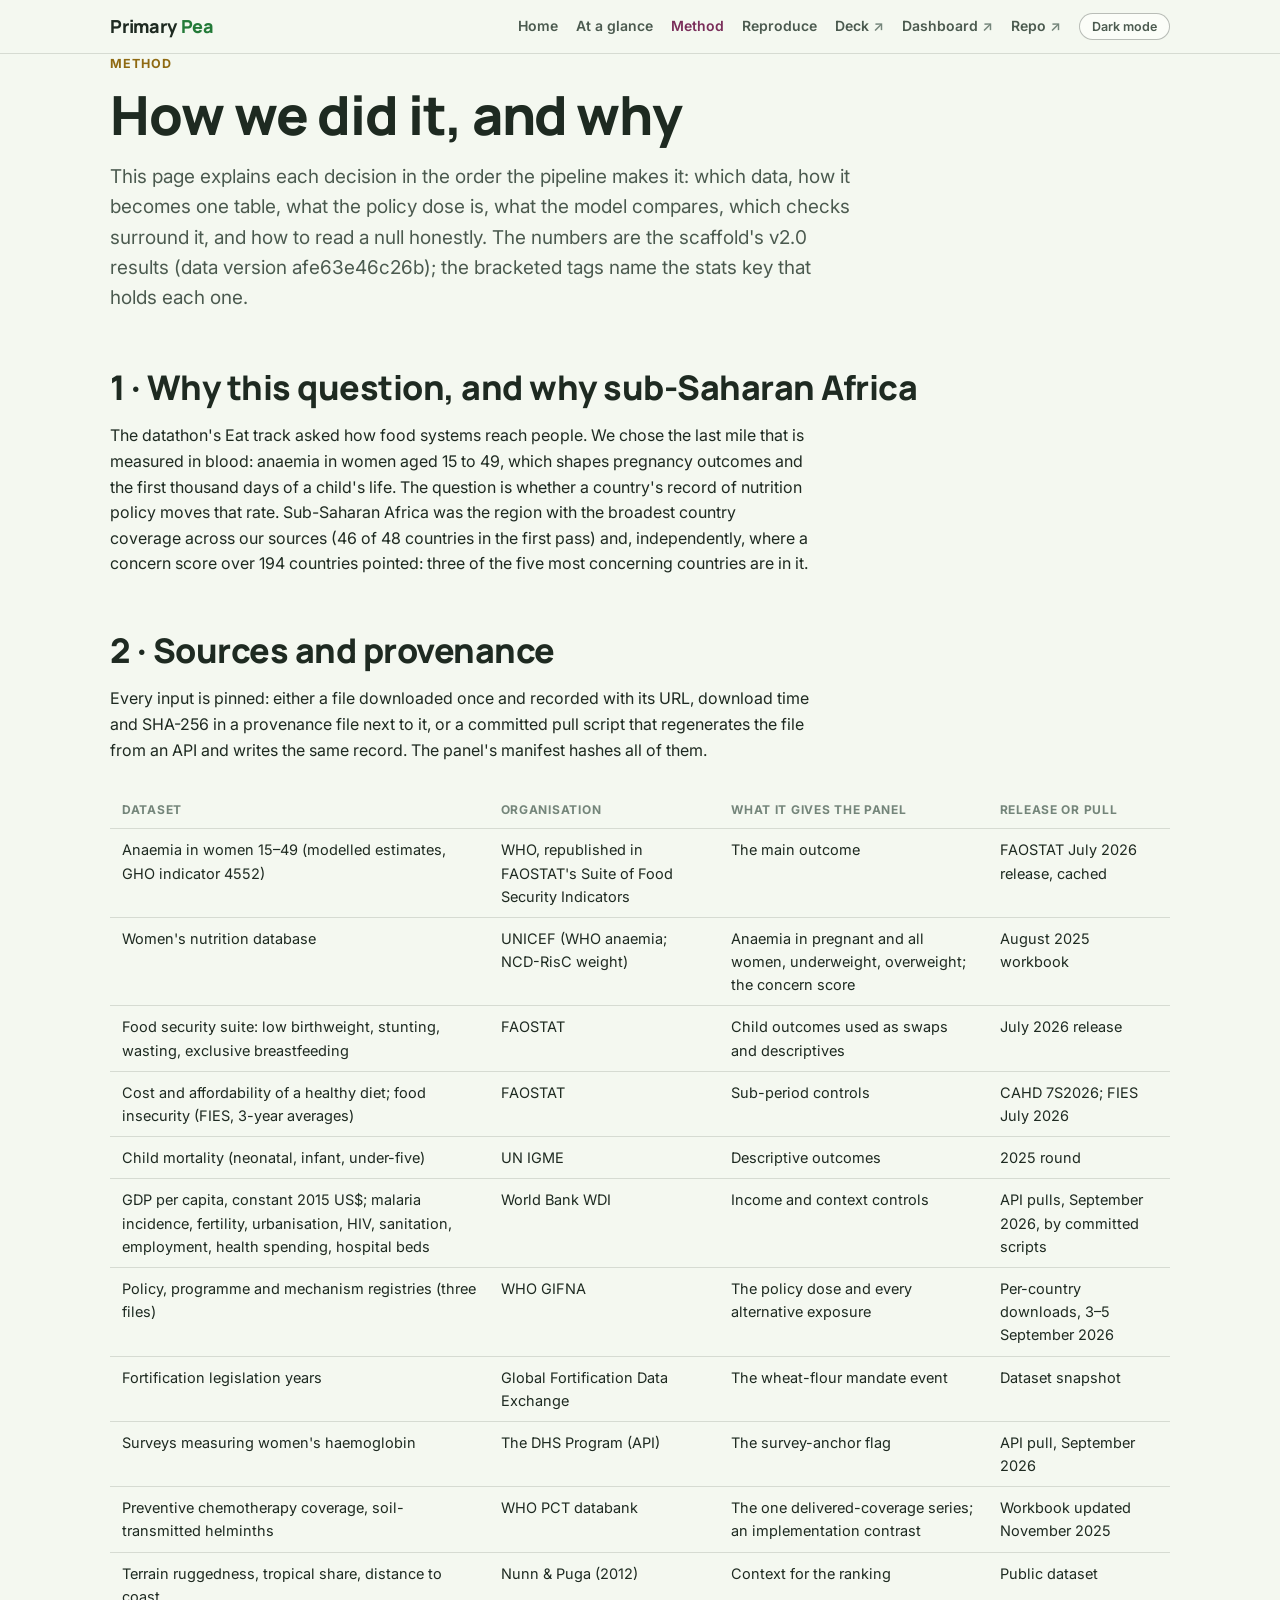
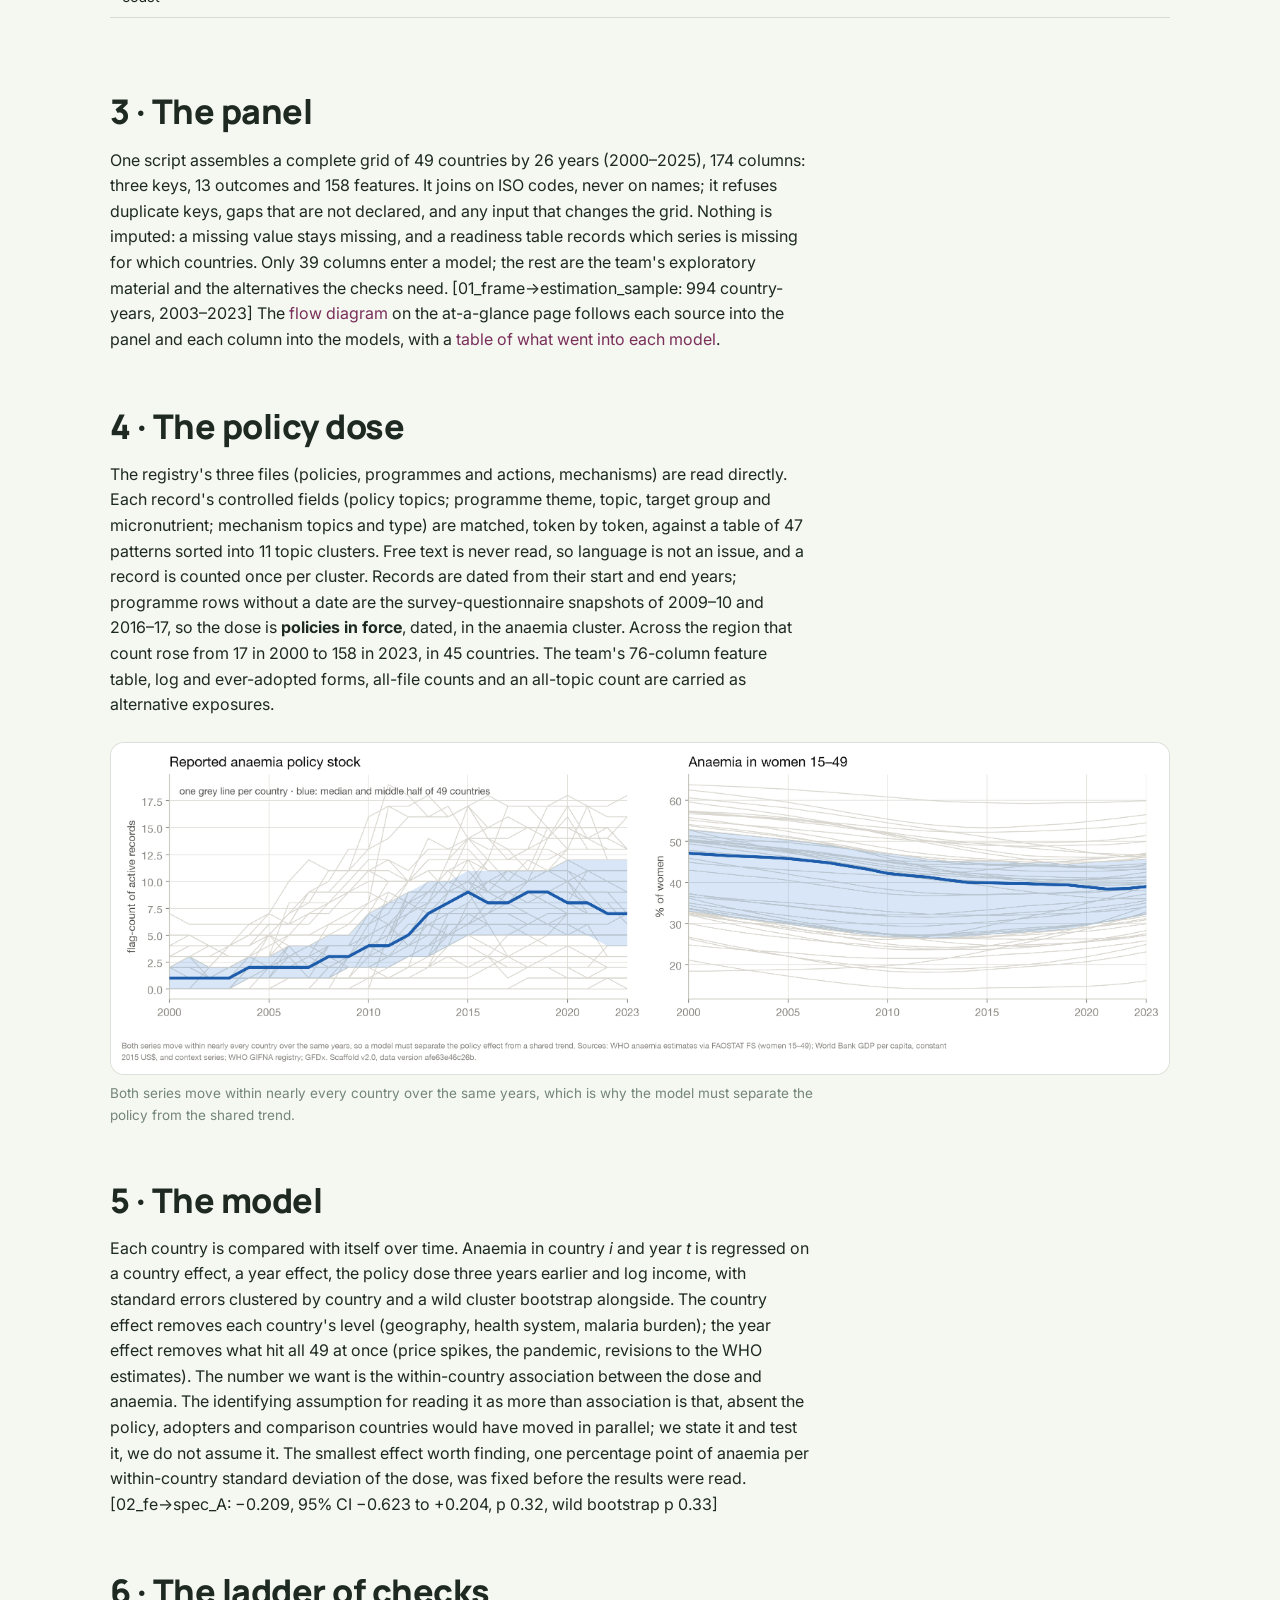
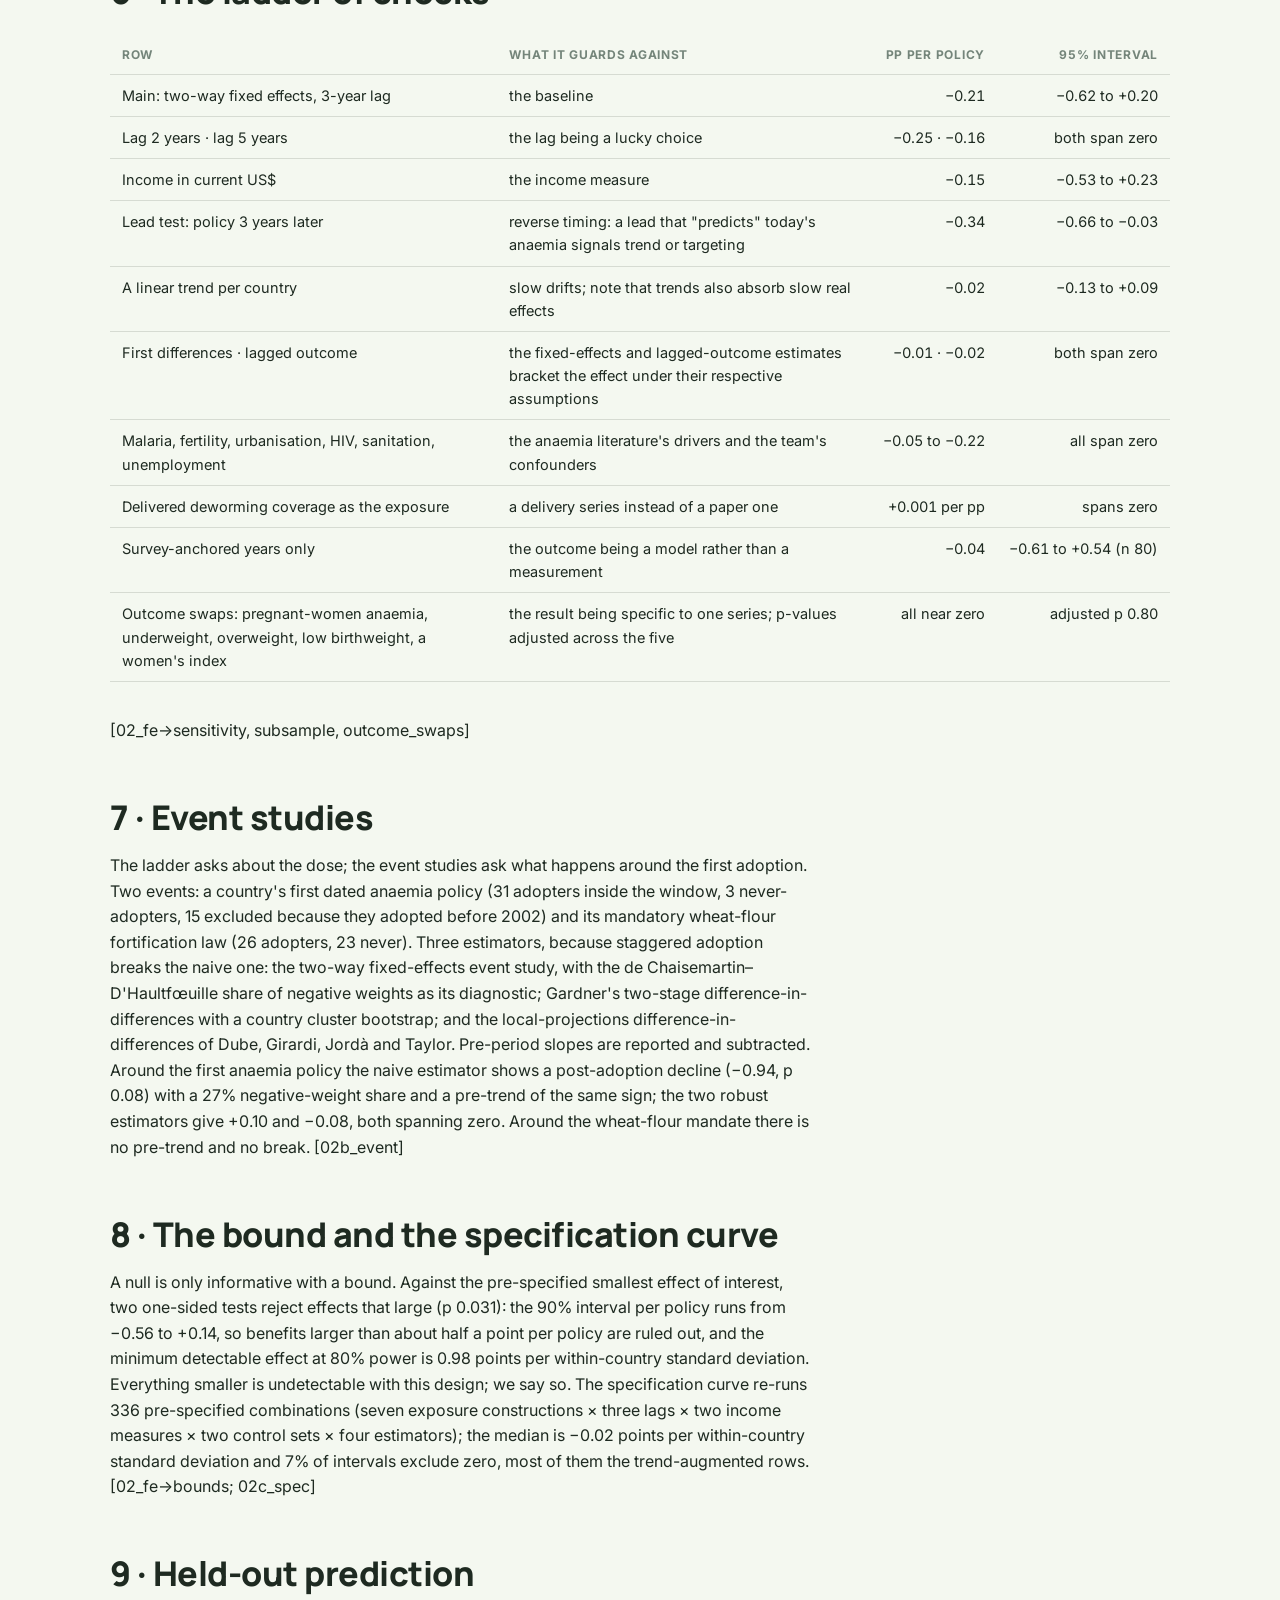
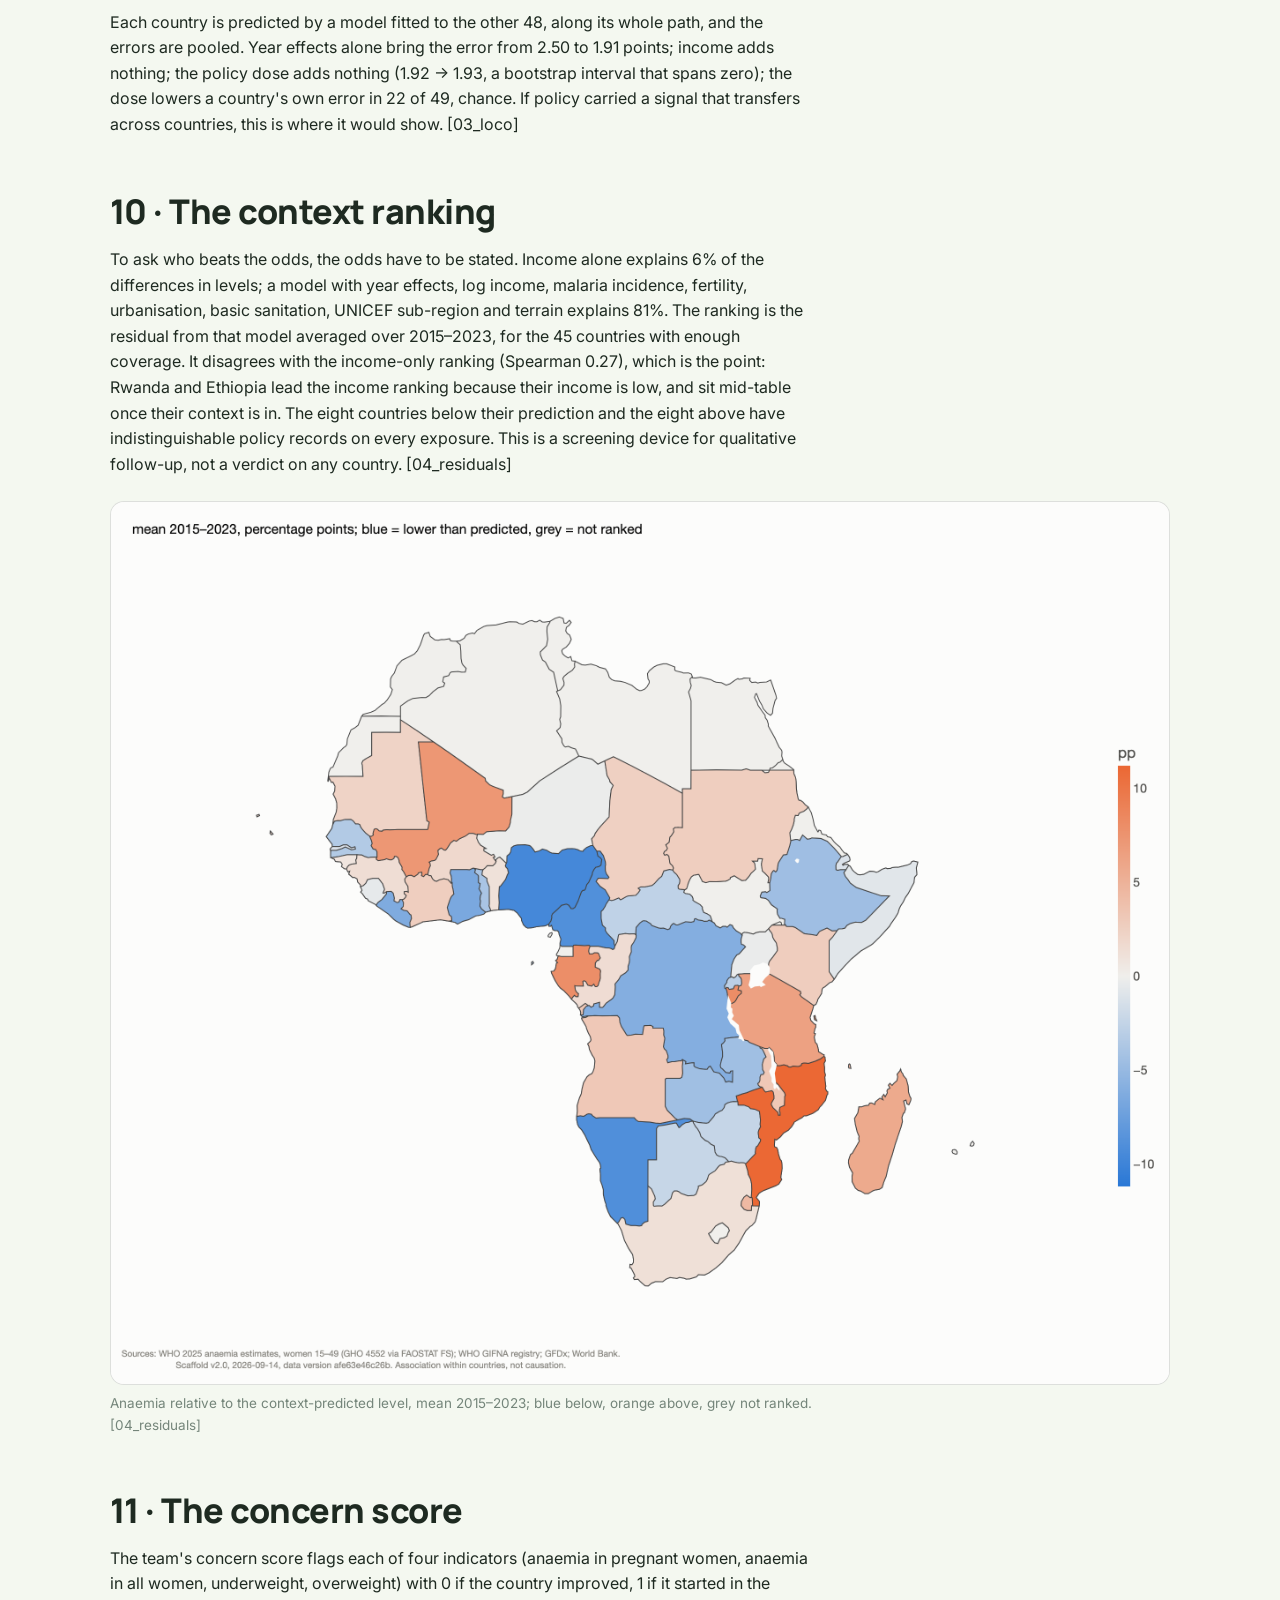
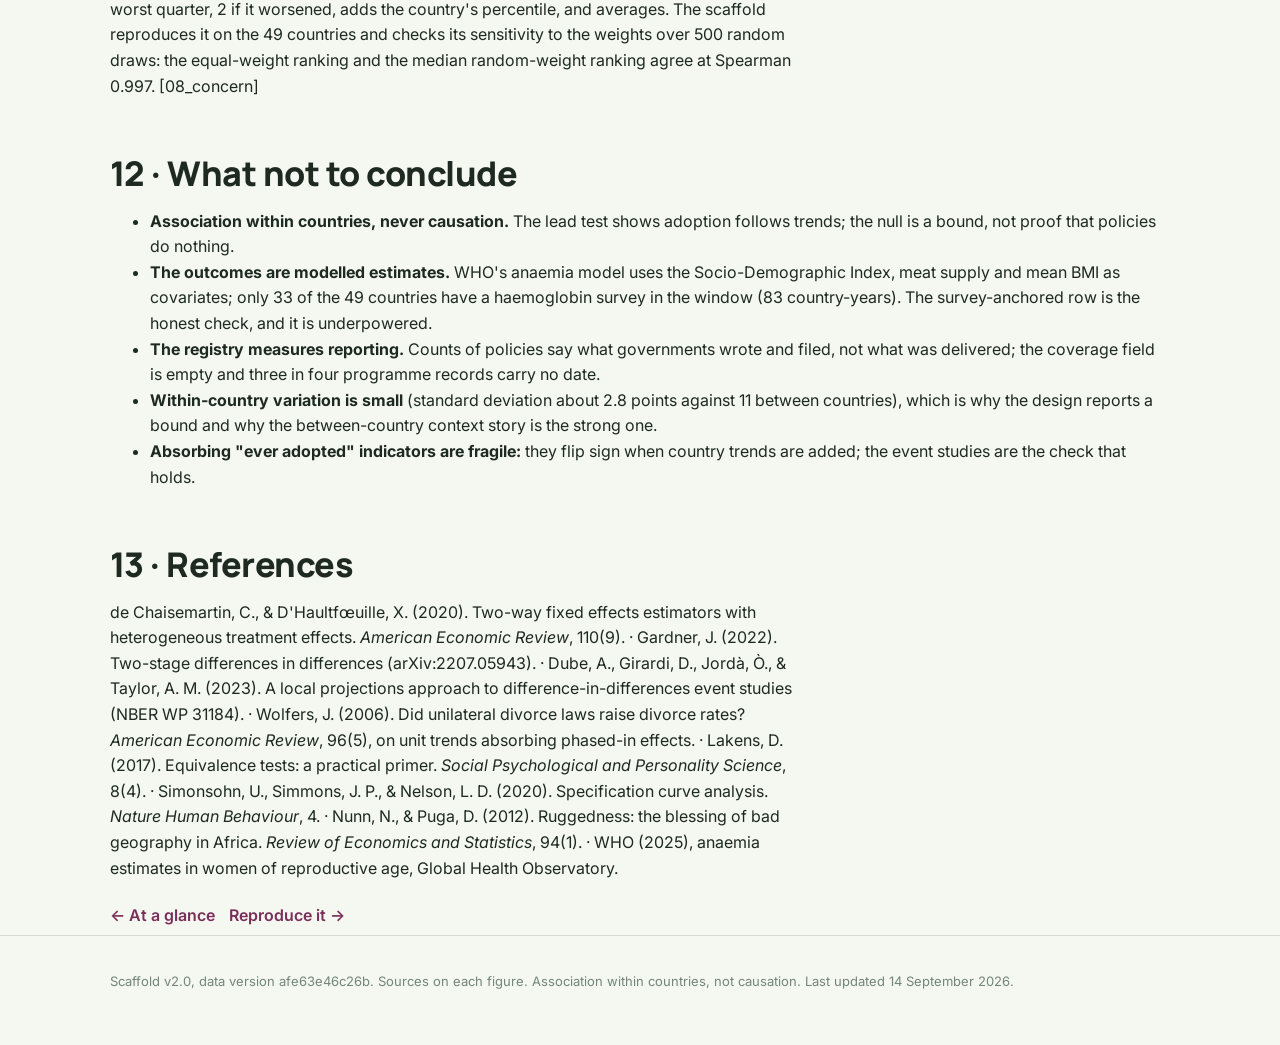
<file: docs/method/index.html>
<!doctype html>
<html lang="en">
<head>
<meta charset="utf-8">
<meta name="viewport" content="width=device-width, initial-scale=1">
<title>Method · Primary Pea</title>
<meta name="description" content="How and why: the sources and their provenance, the panel, the policy dose, the fixed-effects model, the ladder of checks, the event studies, the equivalence bound, held-out prediction, the context ranking, and what not to conclude.">
<link rel="icon" type="image/svg+xml" href="../assets/favicon.svg"><link rel="icon" type="image/png" sizes="32x32" href="../assets/favicon-32.png"><link rel="apple-touch-icon" sizes="180x180" href="../assets/apple-touch-icon.png"><meta name="theme-color" content="#F4F8F0">
<link rel="preconnect" href="https://fonts.googleapis.com"><link rel="preconnect" href="https://fonts.gstatic.com" crossorigin>
<link rel="stylesheet" href="https://fonts.googleapis.com/css2?family=Manrope:wght@700;800&family=Inter:wght@400;500;600&display=swap">
<link rel="stylesheet" href="../assets/site.css">
<script>(function(){try{var t=localStorage.getItem('theme');if(t==='dark'||t==='light'){document.documentElement.setAttribute('data-theme',t)}}catch(e){}
window.addEventListener('DOMContentLoaded',function(){var b=document.querySelector('[data-theme-toggle]');if(!b)return;function label(){var t=document.documentElement.getAttribute('data-theme');b.textContent=t==='dark'?'Light mode':t==='light'?'Dark mode':(matchMedia('(prefers-color-scheme: dark)').matches?'Light mode':'Dark mode')}
b.addEventListener('click',function(){var cur=document.documentElement.getAttribute('data-theme')||(matchMedia('(prefers-color-scheme: dark)').matches?'dark':'light');var next=cur==='dark'?'light':'dark';document.documentElement.setAttribute('data-theme',next);try{localStorage.setItem('theme',next)}catch(e){}label()});label()})})();</script>
</head>
<body>
<header class="site"><div class="wrap">
  <a class="brand" href="../">Primary <span>Pea</span></a>
  <nav class="site"><a href="../">Home</a><a href="../at-a-glance/">At a glance</a><a href="./" aria-current="page">Method</a><a href="../reproduce/">Reproduce</a><a class="ext" href="https://primary-pea.github.io/ink-and-iron/">Deck</a><a class="ext" href="https://primary-pea.github.io/dashboard/">Dashboard</a><a class="ext" href="https://github.com/primary-pea/wid-datathon-2026">Repo</a><button class="theme-toggle" type="button" data-theme-toggle aria-label="Switch colour theme">Theme</button></nav>
</div></header>

<main class="wrap">
  <div class="eyebrow">Method</div>
  <h1>How we did it, and why</h1>
  <p class="lead">This page explains each decision in the order the pipeline makes it: which data, how it becomes one table, what the policy dose is, what the model compares, which checks surround it, and how to read a null honestly. The numbers are the scaffold's v2.0 results (data version afe63e46c26b); the bracketed tags name the stats key that holds each one.</p>

  <h2>1 · Why this question, and why sub-Saharan Africa</h2>
  <p>The datathon's Eat track asked how food systems reach people. We chose the last mile that is measured in blood: anaemia in women aged 15 to 49, which shapes pregnancy outcomes and the first thousand days of a child's life. The question is whether a country's record of nutrition policy moves that rate. Sub-Saharan Africa was the region with the broadest country coverage across our sources (46 of 48 countries in the first pass) and, independently, where a concern score over 194 countries pointed: three of the five most concerning countries are in it.</p>

  <h2>2 · Sources and provenance</h2>
  <p>Every input is pinned: either a file downloaded once and recorded with its URL, download time and SHA-256 in a provenance file next to it, or a committed pull script that regenerates the file from an API and writes the same record. The panel's manifest hashes all of them.</p>
  <div class="tablewrap"><table>
    <tr><th>Dataset</th><th>Organisation</th><th>What it gives the panel</th><th>Release or pull</th></tr>
    <tr><td>Anaemia in women 15–49 (modelled estimates, GHO indicator 4552)</td><td>WHO, republished in FAOSTAT's Suite of Food Security Indicators</td><td>The main outcome</td><td>FAOSTAT July 2026 release, cached</td></tr>
    <tr><td>Women's nutrition database</td><td>UNICEF (WHO anaemia; NCD-RisC weight)</td><td>Anaemia in pregnant and all women, underweight, overweight; the concern score</td><td>August 2025 workbook</td></tr>
    <tr><td>Food security suite: low birthweight, stunting, wasting, exclusive breastfeeding</td><td>FAOSTAT</td><td>Child outcomes used as swaps and descriptives</td><td>July 2026 release</td></tr>
    <tr><td>Cost and affordability of a healthy diet; food insecurity (FIES, 3-year averages)</td><td>FAOSTAT</td><td>Sub-period controls</td><td>CAHD 7S2026; FIES July 2026</td></tr>
    <tr><td>Child mortality (neonatal, infant, under-five)</td><td>UN IGME</td><td>Descriptive outcomes</td><td>2025 round</td></tr>
    <tr><td>GDP per capita, constant 2015 US$; malaria incidence, fertility, urbanisation, HIV, sanitation, employment, health spending, hospital beds</td><td>World Bank WDI</td><td>Income and context controls</td><td>API pulls, September 2026, by committed scripts</td></tr>
    <tr><td>Policy, programme and mechanism registries (three files)</td><td>WHO GIFNA</td><td>The policy dose and every alternative exposure</td><td>Per-country downloads, 3–5 September 2026</td></tr>
    <tr><td>Fortification legislation years</td><td>Global Fortification Data Exchange</td><td>The wheat-flour mandate event</td><td>Dataset snapshot</td></tr>
    <tr><td>Surveys measuring women's haemoglobin</td><td>The DHS Program (API)</td><td>The survey-anchor flag</td><td>API pull, September 2026</td></tr>
    <tr><td>Preventive chemotherapy coverage, soil-transmitted helminths</td><td>WHO PCT databank</td><td>The one delivered-coverage series; an implementation contrast</td><td>Workbook updated November 2025</td></tr>
    <tr><td>Terrain ruggedness, tropical share, distance to coast</td><td>Nunn &amp; Puga (2012)</td><td>Context for the ranking</td><td>Public dataset</td></tr>
  </table></div>

  <h2>3 · The panel</h2>
  <p>One script assembles a complete grid of 49 countries by 26 years (2000–2025), 174 columns: three keys, 13 outcomes and 158 features. It joins on ISO codes, never on names; it refuses duplicate keys, gaps that are not declared, and any input that changes the grid. Nothing is imputed: a missing value stays missing, and a readiness table records which series is missing for which countries. Only 39 columns enter a model; the rest are the team's exploratory material and the alternatives the checks need. [01_frame→estimation_sample: 994 country-years, 2003–2023] The <a href="../at-a-glance/#flow">flow diagram</a> on the at-a-glance page follows each source into the panel and each column into the models, with a <a href="../at-a-glance/#models">table of what went into each model</a>.</p>

  <h2>4 · The policy dose</h2>
  <p>The registry's three files (policies, programmes and actions, mechanisms) are read directly. Each record's controlled fields (policy topics; programme theme, topic, target group and micronutrient; mechanism topics and type) are matched, token by token, against a table of 47 patterns sorted into 11 topic clusters. Free text is never read, so language is not an issue, and a record is counted once per cluster. Records are dated from their start and end years; programme rows without a date are the survey-questionnaire snapshots of 2009–10 and 2016–17, so the dose is <b>policies in force</b>, dated, in the anaemia cluster. Across the region that count rose from 17 in 2000 to 158 in 2023, in 45 countries. The team's 76-column feature table, log and ever-adopted forms, all-file counts and an all-topic count are carried as alternative exposures.</p>
  <figure><img src="../assets/fig/03_policy_stock_vs_anaemia.png" alt="Two panels: policy stock rising 2000 to 2023 in nearly every country; anaemia drifting down then flat"><figcaption>Both series move within nearly every country over the same years, which is why the model must separate the policy from the shared trend.</figcaption></figure>

  <h2>5 · The model</h2>
  <p>Each country is compared with itself over time. Anaemia in country <i>i</i> and year <i>t</i> is regressed on a country effect, a year effect, the policy dose three years earlier and log income, with standard errors clustered by country and a wild cluster bootstrap alongside. The country effect removes each country's level (geography, health system, malaria burden); the year effect removes what hit all 49 at once (price spikes, the pandemic, revisions to the WHO estimates). The number we want is the within-country association between the dose and anaemia. The identifying assumption for reading it as more than association is that, absent the policy, adopters and comparison countries would have moved in parallel; we state it and test it, we do not assume it. The smallest effect worth finding, one percentage point of anaemia per within-country standard deviation of the dose, was fixed before the results were read. [02_fe→spec_A: −0.209, 95% CI −0.623 to +0.204, p 0.32, wild bootstrap p 0.33]</p>

  <h2>6 · The ladder of checks</h2>
  <div class="tablewrap"><table>
    <tr><th>Row</th><th>What it guards against</th><th class="num">pp per policy</th><th class="num">95% interval</th></tr>
    <tr><td>Main: two-way fixed effects, 3-year lag</td><td>the baseline</td><td class="num">−0.21</td><td class="num">−0.62 to +0.20</td></tr>
    <tr><td>Lag 2 years · lag 5 years</td><td>the lag being a lucky choice</td><td class="num">−0.25 · −0.16</td><td class="num">both span zero</td></tr>
    <tr><td>Income in current US$</td><td>the income measure</td><td class="num">−0.15</td><td class="num">−0.53 to +0.23</td></tr>
    <tr><td>Lead test: policy 3 years later</td><td>reverse timing: a lead that "predicts" today's anaemia signals trend or targeting</td><td class="num">−0.34</td><td class="num">−0.66 to −0.03</td></tr>
    <tr><td>A linear trend per country</td><td>slow drifts; note that trends also absorb slow real effects</td><td class="num">−0.02</td><td class="num">−0.13 to +0.09</td></tr>
    <tr><td>First differences · lagged outcome</td><td>the fixed-effects and lagged-outcome estimates bracket the effect under their respective assumptions</td><td class="num">−0.01 · −0.02</td><td class="num">both span zero</td></tr>
    <tr><td>Malaria, fertility, urbanisation, HIV, sanitation, unemployment</td><td>the anaemia literature's drivers and the team's confounders</td><td class="num">−0.05 to −0.22</td><td class="num">all span zero</td></tr>
    <tr><td>Delivered deworming coverage as the exposure</td><td>a delivery series instead of a paper one</td><td class="num">+0.001 per pp</td><td class="num">spans zero</td></tr>
    <tr><td>Survey-anchored years only</td><td>the outcome being a model rather than a measurement</td><td class="num">−0.04</td><td class="num">−0.61 to +0.54 (n 80)</td></tr>
    <tr><td>Outcome swaps: pregnant-women anaemia, underweight, overweight, low birthweight, a women's index</td><td>the result being specific to one series; p-values adjusted across the five</td><td class="num">all near zero</td><td class="num">adjusted p 0.80</td></tr>
  </table></div>
  <p>[02_fe→sensitivity, subsample, outcome_swaps]</p>

  <h2>7 · Event studies</h2>
  <p>The ladder asks about the dose; the event studies ask what happens around the first adoption. Two events: a country's first dated anaemia policy (31 adopters inside the window, 3 never-adopters, 15 excluded because they adopted before 2002) and its mandatory wheat-flour fortification law (26 adopters, 23 never). Three estimators, because staggered adoption breaks the naive one: the two-way fixed-effects event study, with the de Chaisemartin–D'Haultfœuille share of negative weights as its diagnostic; Gardner's two-stage difference-in-differences with a country cluster bootstrap; and the local-projections difference-in-differences of Dube, Girardi, Jordà and Taylor. Pre-period slopes are reported and subtracted. Around the first anaemia policy the naive estimator shows a post-adoption decline (−0.94, p 0.08) with a 27% negative-weight share and a pre-trend of the same sign; the two robust estimators give +0.10 and −0.08, both spanning zero. Around the wheat-flour mandate there is no pre-trend and no break. [02b_event]</p>

  <h2>8 · The bound and the specification curve</h2>
  <p>A null is only informative with a bound. Against the pre-specified smallest effect of interest, two one-sided tests reject effects that large (p 0.031): the 90% interval per policy runs from −0.56 to +0.14, so benefits larger than about half a point per policy are ruled out, and the minimum detectable effect at 80% power is 0.98 points per within-country standard deviation. Everything smaller is undetectable with this design; we say so. The specification curve re-runs 336 pre-specified combinations (seven exposure constructions × three lags × two income measures × two control sets × four estimators); the median is −0.02 points per within-country standard deviation and 7% of intervals exclude zero, most of them the trend-augmented rows. [02_fe→bounds; 02c_spec]</p>

  <h2>9 · Held-out prediction</h2>
  <p>Each country is predicted by a model fitted to the other 48, along its whole path, and the errors are pooled. Year effects alone bring the error from 2.50 to 1.91 points; income adds nothing; the policy dose adds nothing (1.92 → 1.93, a bootstrap interval that spans zero); the dose lowers a country's own error in 22 of 49, chance. If policy carried a signal that transfers across countries, this is where it would show. [03_loco]</p>

  <h2>10 · The context ranking</h2>
  <p>To ask who beats the odds, the odds have to be stated. Income alone explains 6% of the differences in levels; a model with year effects, log income, malaria incidence, fertility, urbanisation, basic sanitation, UNICEF sub-region and terrain explains 81%. The ranking is the residual from that model averaged over 2015–2023, for the 45 countries with enough coverage. It disagrees with the income-only ranking (Spearman 0.27), which is the point: Rwanda and Ethiopia lead the income ranking because their income is low, and sit mid-table once their context is in. The eight countries below their prediction and the eight above have indistinguishable policy records on every exposure. This is a screening device for qualitative follow-up, not a verdict on any country. [04_residuals]</p>
  <figure><img src="../assets/fig/13_context_map.png" alt="Map of Africa shading each country by anaemia minus its context-predicted level"><figcaption>Anaemia relative to the context-predicted level, mean 2015–2023; blue below, orange above, grey not ranked. [04_residuals]</figcaption></figure>

  <h2>11 · The concern score</h2>
  <p>The team's concern score flags each of four indicators (anaemia in pregnant women, anaemia in all women, underweight, overweight) with 0 if the country improved, 1 if it started in the worst quarter, 2 if it worsened, adds the country's percentile, and averages. The scaffold reproduces it on the 49 countries and checks its sensitivity to the weights over 500 random draws: the equal-weight ranking and the median random-weight ranking agree at Spearman 0.997. [08_concern]</p>

  <h2>12 · What not to conclude</h2>
  <ul>
    <li><b>Association within countries, never causation.</b> The lead test shows adoption follows trends; the null is a bound, not proof that policies do nothing.</li>
    <li><b>The outcomes are modelled estimates.</b> WHO's anaemia model uses the Socio-Demographic Index, meat supply and mean BMI as covariates; only 33 of the 49 countries have a haemoglobin survey in the window (83 country-years). The survey-anchored row is the honest check, and it is underpowered.</li>
    <li><b>The registry measures reporting.</b> Counts of policies say what governments wrote and filed, not what was delivered; the coverage field is empty and three in four programme records carry no date.</li>
    <li><b>Within-country variation is small</b> (standard deviation about 2.8 points against 11 between countries), which is why the design reports a bound and why the between-country context story is the strong one.</li>
    <li><b>Absorbing "ever adopted" indicators are fragile:</b> they flip sign when country trends are added; the event studies are the check that holds.</li>
  </ul>

  <h2>13 · References</h2>
  <p>de Chaisemartin, C., &amp; D'Haultfœuille, X. (2020). Two-way fixed effects estimators with heterogeneous treatment effects. <i>American Economic Review</i>, 110(9). · Gardner, J. (2022). Two-stage differences in differences (arXiv:2207.05943). · Dube, A., Girardi, D., Jordà, Ò., &amp; Taylor, A. M. (2023). A local projections approach to difference-in-differences event studies (NBER WP 31184). · Wolfers, J. (2006). Did unilateral divorce laws raise divorce rates? <i>American Economic Review</i>, 96(5), on unit trends absorbing phased-in effects. · Lakens, D. (2017). Equivalence tests: a practical primer. <i>Social Psychological and Personality Science</i>, 8(4). · Simonsohn, U., Simmons, J. P., &amp; Nelson, L. D. (2020). Specification curve analysis. <i>Nature Human Behaviour</i>, 4. · Nunn, N., &amp; Puga, D. (2012). Ruggedness: the blessing of bad geography in Africa. <i>Review of Economics and Statistics</i>, 94(1). · WHO (2025), anaemia estimates in women of reproductive age, Global Health Observatory.</p>
  <div class="links"><a href="../at-a-glance/">← At a glance</a><a href="../reproduce/">Reproduce it →</a></div>
</main>

<footer class="site"><div class="wrap"><p>Scaffold v2.0, data version afe63e46c26b. Sources on each figure. Association within countries, not causation. Last updated 14 September 2026.</p></div></footer>
</body>
</html>
</file>
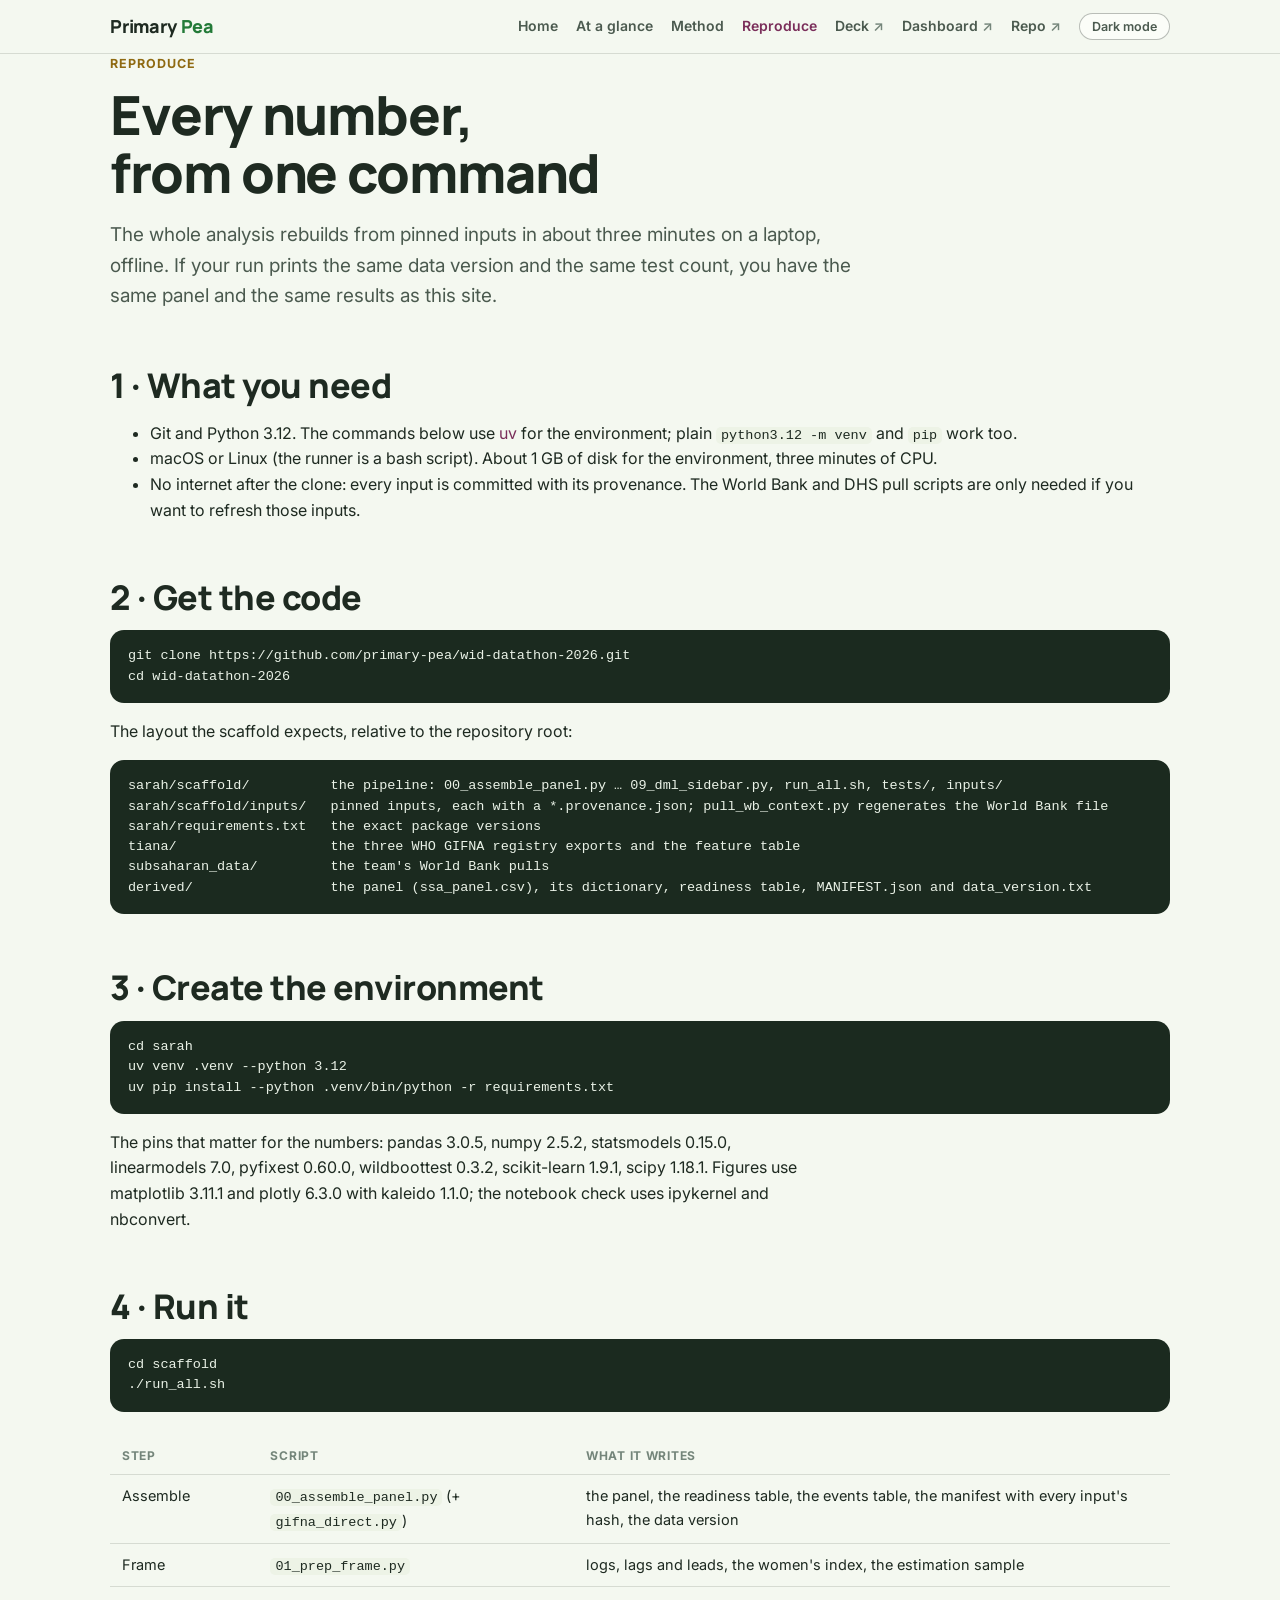
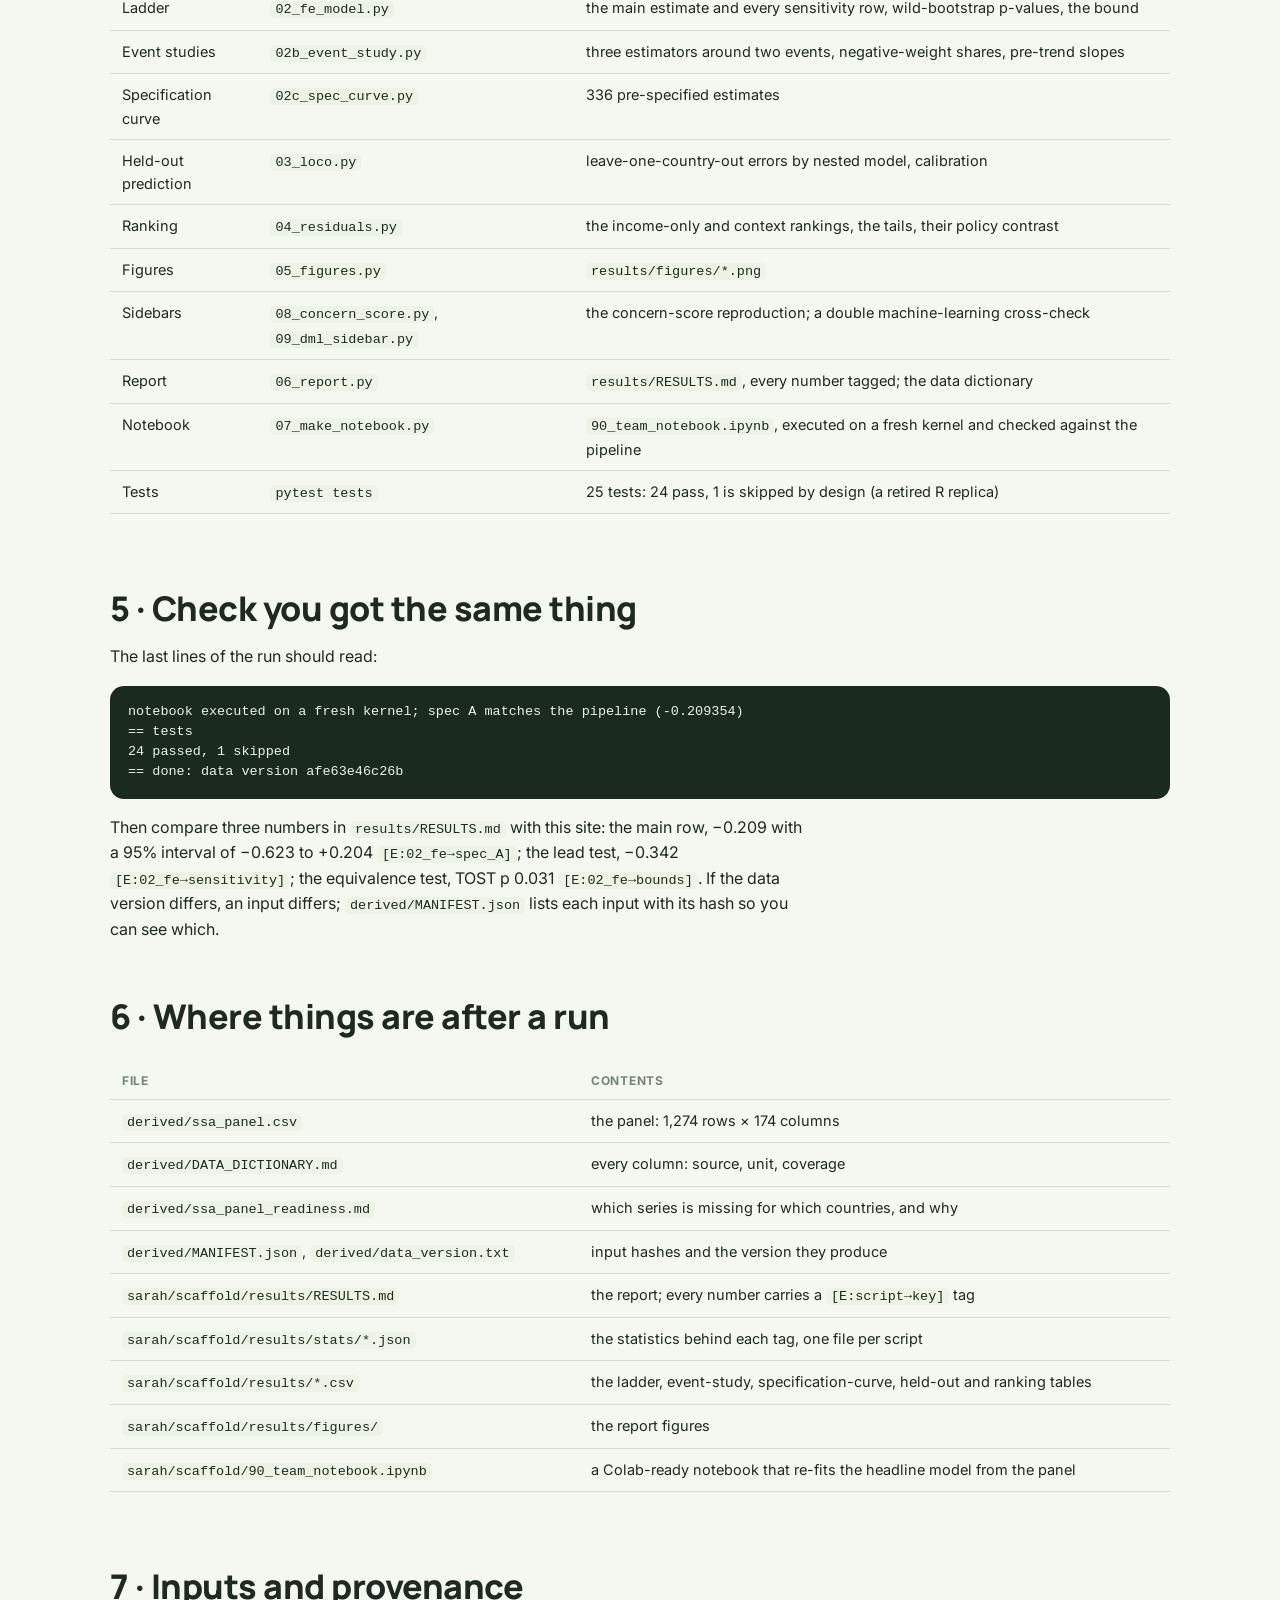
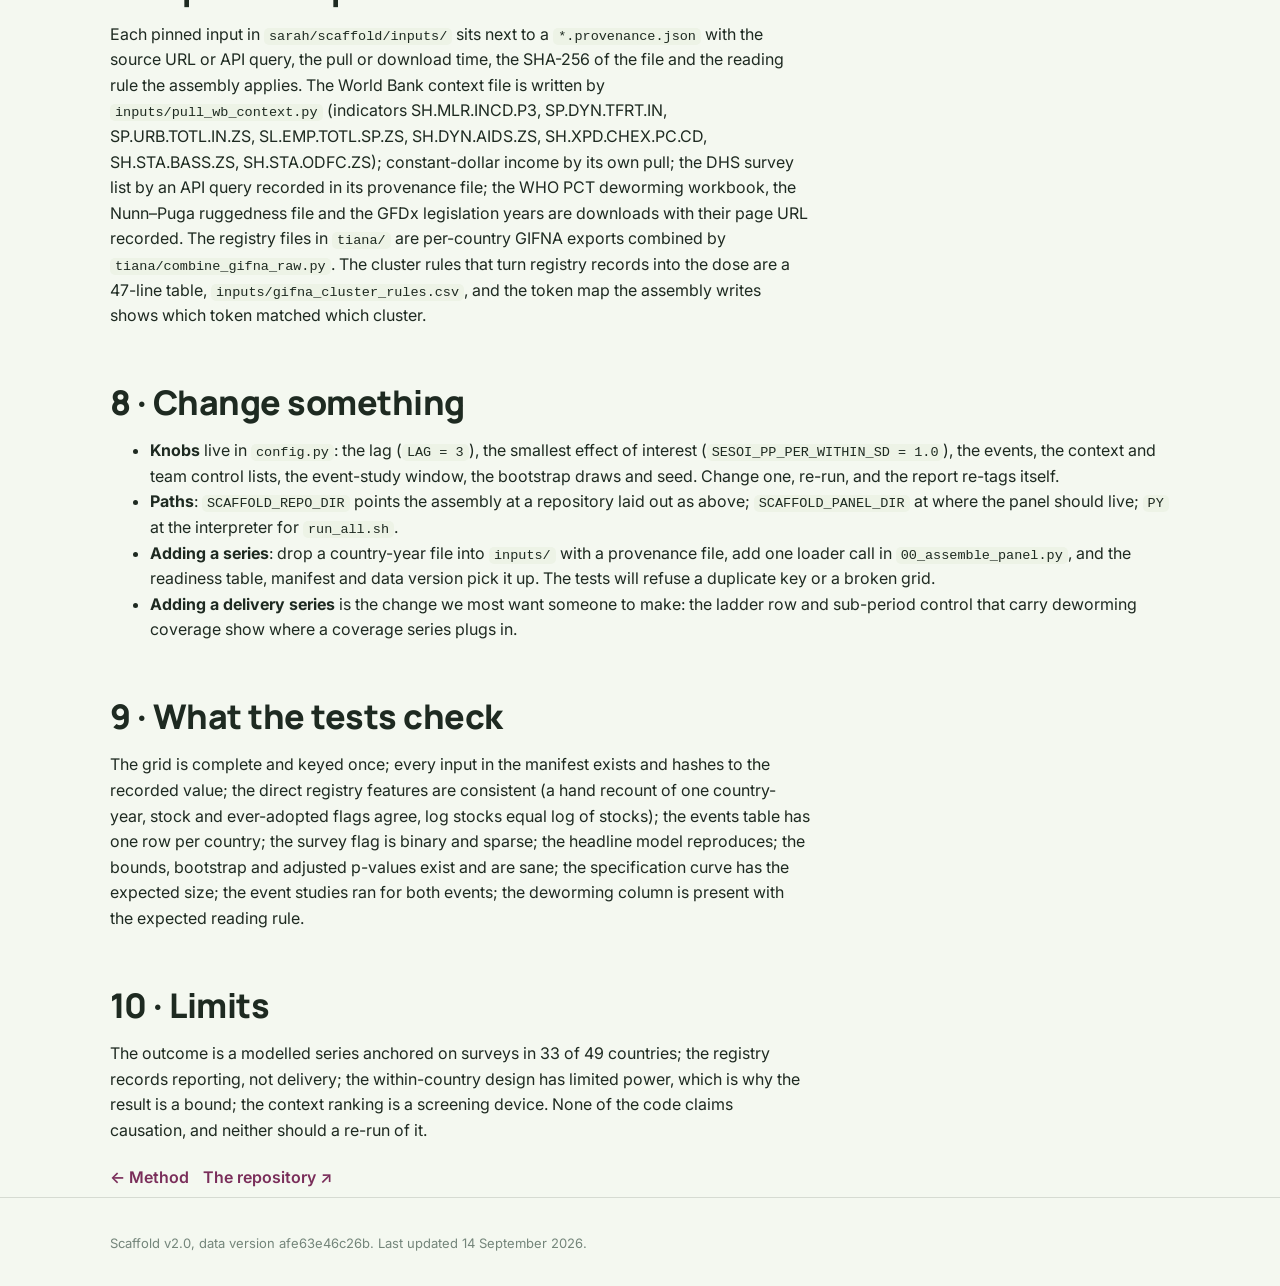
<file: docs/reproduce/index.html>
<!doctype html>
<html lang="en">
<head>
<meta charset="utf-8">
<meta name="viewport" content="width=device-width, initial-scale=1">
<title>Reproduce · Primary Pea</title>
<meta name="description" content="Reproduce every number: clone the repository, create the environment, run one command, and check the data version, the test count and the headline estimate.">
<link rel="icon" type="image/svg+xml" href="../assets/favicon.svg"><link rel="icon" type="image/png" sizes="32x32" href="../assets/favicon-32.png"><link rel="apple-touch-icon" sizes="180x180" href="../assets/apple-touch-icon.png"><meta name="theme-color" content="#F4F8F0">
<link rel="preconnect" href="https://fonts.googleapis.com"><link rel="preconnect" href="https://fonts.gstatic.com" crossorigin>
<link rel="stylesheet" href="https://fonts.googleapis.com/css2?family=Manrope:wght@700;800&family=Inter:wght@400;500;600&display=swap">
<link rel="stylesheet" href="../assets/site.css">
<script>(function(){try{var t=localStorage.getItem('theme');if(t==='dark'||t==='light'){document.documentElement.setAttribute('data-theme',t)}}catch(e){}
window.addEventListener('DOMContentLoaded',function(){var b=document.querySelector('[data-theme-toggle]');if(!b)return;function label(){var t=document.documentElement.getAttribute('data-theme');b.textContent=t==='dark'?'Light mode':t==='light'?'Dark mode':(matchMedia('(prefers-color-scheme: dark)').matches?'Light mode':'Dark mode')}
b.addEventListener('click',function(){var cur=document.documentElement.getAttribute('data-theme')||(matchMedia('(prefers-color-scheme: dark)').matches?'dark':'light');var next=cur==='dark'?'light':'dark';document.documentElement.setAttribute('data-theme',next);try{localStorage.setItem('theme',next)}catch(e){}label()});label()})})();</script>
</head>
<body>
<header class="site"><div class="wrap">
  <a class="brand" href="../">Primary <span>Pea</span></a>
  <nav class="site"><a href="../">Home</a><a href="../at-a-glance/">At a glance</a><a href="../method/">Method</a><a href="./" aria-current="page">Reproduce</a><a class="ext" href="https://primary-pea.github.io/ink-and-iron/">Deck</a><a class="ext" href="https://primary-pea.github.io/dashboard/">Dashboard</a><a class="ext" href="https://github.com/primary-pea/wid-datathon-2026">Repo</a><button class="theme-toggle" type="button" data-theme-toggle aria-label="Switch colour theme">Theme</button></nav>
</div></header>

<main class="wrap">
  <div class="eyebrow">Reproduce</div>
  <h1>Every number, from one command</h1>
  <p class="lead">The whole analysis rebuilds from pinned inputs in about three minutes on a laptop, offline. If your run prints the same data version and the same test count, you have the same panel and the same results as this site.</p>

  <h2>1 · What you need</h2>
  <ul>
    <li>Git and Python 3.12. The commands below use <a href="https://docs.astral.sh/uv/">uv</a> for the environment; plain <code>python3.12 -m venv</code> and <code>pip</code> work too.</li>
    <li>macOS or Linux (the runner is a bash script). About 1 GB of disk for the environment, three minutes of CPU.</li>
    <li>No internet after the clone: every input is committed with its provenance. The World Bank and DHS pull scripts are only needed if you want to refresh those inputs.</li>
  </ul>

  <h2>2 · Get the code</h2>
<pre><code>git clone https://github.com/primary-pea/wid-datathon-2026.git
cd wid-datathon-2026</code></pre>
  <p>The layout the scaffold expects, relative to the repository root:</p>
<pre><code>sarah/scaffold/          the pipeline: 00_assemble_panel.py … 09_dml_sidebar.py, run_all.sh, tests/, inputs/
sarah/scaffold/inputs/   pinned inputs, each with a *.provenance.json; pull_wb_context.py regenerates the World Bank file
sarah/requirements.txt   the exact package versions
tiana/                   the three WHO GIFNA registry exports and the feature table
subsaharan_data/         the team's World Bank pulls
derived/                 the panel (ssa_panel.csv), its dictionary, readiness table, MANIFEST.json and data_version.txt</code></pre>

  <h2>3 · Create the environment</h2>
<pre><code>cd sarah
uv venv .venv --python 3.12
uv pip install --python .venv/bin/python -r requirements.txt</code></pre>
  <p>The pins that matter for the numbers: pandas 3.0.5, numpy 2.5.2, statsmodels 0.15.0, linearmodels 7.0, pyfixest 0.60.0, wildboottest 0.3.2, scikit-learn 1.9.1, scipy 1.18.1. Figures use matplotlib 3.11.1 and plotly 6.3.0 with kaleido 1.1.0; the notebook check uses ipykernel and nbconvert.</p>

  <h2>4 · Run it</h2>
<pre><code>cd scaffold
./run_all.sh</code></pre>
  <div class="tablewrap"><table>
    <tr><th>Step</th><th>Script</th><th>What it writes</th></tr>
    <tr><td>Assemble</td><td><code>00_assemble_panel.py</code> (+ <code>gifna_direct.py</code>)</td><td>the panel, the readiness table, the events table, the manifest with every input's hash, the data version</td></tr>
    <tr><td>Frame</td><td><code>01_prep_frame.py</code></td><td>logs, lags and leads, the women's index, the estimation sample</td></tr>
    <tr><td>Ladder</td><td><code>02_fe_model.py</code></td><td>the main estimate and every sensitivity row, wild-bootstrap p-values, the bound</td></tr>
    <tr><td>Event studies</td><td><code>02b_event_study.py</code></td><td>three estimators around two events, negative-weight shares, pre-trend slopes</td></tr>
    <tr><td>Specification curve</td><td><code>02c_spec_curve.py</code></td><td>336 pre-specified estimates</td></tr>
    <tr><td>Held-out prediction</td><td><code>03_loco.py</code></td><td>leave-one-country-out errors by nested model, calibration</td></tr>
    <tr><td>Ranking</td><td><code>04_residuals.py</code></td><td>the income-only and context rankings, the tails, their policy contrast</td></tr>
    <tr><td>Figures</td><td><code>05_figures.py</code></td><td><code>results/figures/*.png</code></td></tr>
    <tr><td>Sidebars</td><td><code>08_concern_score.py</code>, <code>09_dml_sidebar.py</code></td><td>the concern-score reproduction; a double machine-learning cross-check</td></tr>
    <tr><td>Report</td><td><code>06_report.py</code></td><td><code>results/RESULTS.md</code>, every number tagged; the data dictionary</td></tr>
    <tr><td>Notebook</td><td><code>07_make_notebook.py</code></td><td><code>90_team_notebook.ipynb</code>, executed on a fresh kernel and checked against the pipeline</td></tr>
    <tr><td>Tests</td><td><code>pytest tests</code></td><td>25 tests: 24 pass, 1 is skipped by design (a retired R replica)</td></tr>
  </table></div>

  <h2>5 · Check you got the same thing</h2>
  <p>The last lines of the run should read:</p>
<pre><code>notebook executed on a fresh kernel; spec A matches the pipeline (-0.209354)
== tests
24 passed, 1 skipped
== done: data version afe63e46c26b</code></pre>
  <p>Then compare three numbers in <code>results/RESULTS.md</code> with this site: the main row, −0.209 with a 95% interval of −0.623 to +0.204 <code>[E:02_fe→spec_A]</code>; the lead test, −0.342 <code>[E:02_fe→sensitivity]</code>; the equivalence test, TOST p 0.031 <code>[E:02_fe→bounds]</code>. If the data version differs, an input differs; <code>derived/MANIFEST.json</code> lists each input with its hash so you can see which.</p>

  <h2>6 · Where things are after a run</h2>
  <div class="tablewrap"><table>
    <tr><th>File</th><th>Contents</th></tr>
    <tr><td><code>derived/ssa_panel.csv</code></td><td>the panel: 1,274 rows × 174 columns</td></tr>
    <tr><td><code>derived/DATA_DICTIONARY.md</code></td><td>every column: source, unit, coverage</td></tr>
    <tr><td><code>derived/ssa_panel_readiness.md</code></td><td>which series is missing for which countries, and why</td></tr>
    <tr><td><code>derived/MANIFEST.json</code>, <code>derived/data_version.txt</code></td><td>input hashes and the version they produce</td></tr>
    <tr><td><code>sarah/scaffold/results/RESULTS.md</code></td><td>the report; every number carries a <code>[E:script→key]</code> tag</td></tr>
    <tr><td><code>sarah/scaffold/results/stats/*.json</code></td><td>the statistics behind each tag, one file per script</td></tr>
    <tr><td><code>sarah/scaffold/results/*.csv</code></td><td>the ladder, event-study, specification-curve, held-out and ranking tables</td></tr>
    <tr><td><code>sarah/scaffold/results/figures/</code></td><td>the report figures</td></tr>
    <tr><td><code>sarah/scaffold/90_team_notebook.ipynb</code></td><td>a Colab-ready notebook that re-fits the headline model from the panel</td></tr>
  </table></div>

  <h2>7 · Inputs and provenance</h2>
  <p>Each pinned input in <code>sarah/scaffold/inputs/</code> sits next to a <code>*.provenance.json</code> with the source URL or API query, the pull or download time, the SHA-256 of the file and the reading rule the assembly applies. The World Bank context file is written by <code>inputs/pull_wb_context.py</code> (indicators SH.MLR.INCD.P3, SP.DYN.TFRT.IN, SP.URB.TOTL.IN.ZS, SL.EMP.TOTL.SP.ZS, SH.DYN.AIDS.ZS, SH.XPD.CHEX.PC.CD, SH.STA.BASS.ZS, SH.STA.ODFC.ZS); constant-dollar income by its own pull; the DHS survey list by an API query recorded in its provenance file; the WHO PCT deworming workbook, the Nunn–Puga ruggedness file and the GFDx legislation years are downloads with their page URL recorded. The registry files in <code>tiana/</code> are per-country GIFNA exports combined by <code>tiana/combine_gifna_raw.py</code>. The cluster rules that turn registry records into the dose are a 47-line table, <code>inputs/gifna_cluster_rules.csv</code>, and the token map the assembly writes shows which token matched which cluster.</p>

  <h2>8 · Change something</h2>
  <ul>
    <li><b>Knobs</b> live in <code>config.py</code>: the lag (<code>LAG = 3</code>), the smallest effect of interest (<code>SESOI_PP_PER_WITHIN_SD = 1.0</code>), the events, the context and team control lists, the event-study window, the bootstrap draws and seed. Change one, re-run, and the report re-tags itself.</li>
    <li><b>Paths</b>: <code>SCAFFOLD_REPO_DIR</code> points the assembly at a repository laid out as above; <code>SCAFFOLD_PANEL_DIR</code> at where the panel should live; <code>PY</code> at the interpreter for <code>run_all.sh</code>.</li>
    <li><b>Adding a series</b>: drop a country-year file into <code>inputs/</code> with a provenance file, add one loader call in <code>00_assemble_panel.py</code>, and the readiness table, manifest and data version pick it up. The tests will refuse a duplicate key or a broken grid.</li>
    <li><b>Adding a delivery series</b> is the change we most want someone to make: the ladder row and sub-period control that carry deworming coverage show where a coverage series plugs in.</li>
  </ul>

  <h2>9 · What the tests check</h2>
  <p>The grid is complete and keyed once; every input in the manifest exists and hashes to the recorded value; the direct registry features are consistent (a hand recount of one country-year, stock and ever-adopted flags agree, log stocks equal log of stocks); the events table has one row per country; the survey flag is binary and sparse; the headline model reproduces; the bounds, bootstrap and adjusted p-values exist and are sane; the specification curve has the expected size; the event studies ran for both events; the deworming column is present with the expected reading rule.</p>

  <h2>10 · Limits</h2>
  <p>The outcome is a modelled series anchored on surveys in 33 of 49 countries; the registry records reporting, not delivery; the within-country design has limited power, which is why the result is a bound; the context ranking is a screening device. None of the code claims causation, and neither should a re-run of it.</p>
  <div class="links"><a href="../method/">← Method</a><a href="https://github.com/primary-pea/wid-datathon-2026">The repository ↗</a></div>
</main>

<footer class="site"><div class="wrap"><p>Scaffold v2.0, data version afe63e46c26b. Last updated 14 September 2026.</p></div></footer>
</body>
</html>
</file>
<file: docs/assets/site.css>
/* Palette: a very pale pea green in light mode, plum and gold as the accents (a nod to Women in Data); dark mode follows the device
   setting and can be overridden by data-theme on <html>. Every colour is a token; components never carry a literal colour. */
:root{color-scheme:light;
  --bg:#F4F8F0;--surface:#FBFDF8;--surface-2:#EDF3E6;
  --ink:#1E2A21;--ink-soft:#4B5A4F;--ink-faint:#74857A;
  --line:rgba(30,42,33,.14);--line-2:rgba(30,42,33,.30);
  --plum:#7A2E5A;--plum-soft:#9C4B7A;--gold:#8F6A12;--gold-soft:#D9B24C;--green:#2FB24A;--green-deep:#237A38;
  --tint-plum:#F2E4EC;--tint-gold:#F7EFD8;--tint-green:#E3F0DC;
  --code-bg:#1B2A1F;--code-ink:#EAF2E7;
  --head:"Manrope",system-ui,sans-serif;--text:"Inter",system-ui,sans-serif}
@media (prefers-color-scheme: dark){:root:not([data-theme="light"]){color-scheme:dark;
  --bg:#111A14;--surface:#182219;--surface-2:#202C22;
  --ink:#ECF2EA;--ink-soft:#C3CEC5;--ink-faint:#8A978D;
  --line:rgba(236,242,234,.14);--line-2:rgba(236,242,234,.30);
  --plum:#D48BB4;--plum-soft:#B86F9A;--gold:#E2C066;--gold-soft:#C9A64A;--green:#4CCB66;--green-deep:#2FB24A;
  --tint-plum:#2D1E29;--tint-gold:#2C2718;--tint-green:#1B2C1F;
  --code-bg:#0C120E;--code-ink:#E4EEE2}}
:root[data-theme="dark"]{color-scheme:dark;
  --bg:#111A14;--surface:#182219;--surface-2:#202C22;
  --ink:#ECF2EA;--ink-soft:#C3CEC5;--ink-faint:#8A978D;
  --line:rgba(236,242,234,.14);--line-2:rgba(236,242,234,.30);
  --plum:#D48BB4;--plum-soft:#B86F9A;--gold:#E2C066;--gold-soft:#C9A64A;--green:#4CCB66;--green-deep:#2FB24A;
  --tint-plum:#2D1E29;--tint-gold:#2C2718;--tint-green:#1B2C1F;
  --code-bg:#0C120E;--code-ink:#E4EEE2}
*{box-sizing:border-box}
html{color-scheme:light}
body{margin:0;background:var(--bg);color:var(--ink);font-family:var(--text);font-size:16px;line-height:1.6}
a{color:var(--plum);text-decoration:none}a:hover{text-decoration:underline}
.wrap{max-width:1100px;margin:0 auto;padding:0 20px}
header.site{border-bottom:1px solid var(--line);background:var(--bg);position:sticky;top:0;z-index:5}
header.site .wrap{display:flex;align-items:center;justify-content:space-between;gap:16px;flex-wrap:wrap;padding-top:12px;padding-bottom:12px}
.brand{font-family:var(--head);font-weight:800;letter-spacing:-.01em;color:var(--ink);font-size:18px}
.brand span{color:var(--green-deep)}
nav.site a{font-size:14px;font-weight:600;color:var(--ink-soft);margin-left:18px}
nav.site a[aria-current]{color:var(--plum)}
nav.site a.ext::after{content:" ↗";color:var(--ink-faint)}
main{padding:28px 0 56px}
h1{font-family:var(--head);font-weight:800;font-size:clamp(32px,4.6vw,54px);line-height:1.08;letter-spacing:-.02em;margin:.2em 0 .3em;text-wrap:balance;max-width:20ch}
h2{font-family:var(--head);font-weight:800;font-size:clamp(24px,3vw,34px);line-height:1.15;letter-spacing:-.015em;margin:1.6em 0 .4em;text-wrap:balance}
h3{font-family:var(--head);font-weight:700;font-size:19px;margin:1.2em 0 .3em}
.eyebrow{font-size:12.5px;font-weight:700;letter-spacing:.08em;text-transform:uppercase;color:var(--gold)}
.lead{font-size:19px;color:var(--ink-soft);max-width:62ch}
p{max-width:70ch}
.accent{color:var(--plum)}
.grid{display:grid;gap:16px}
.g2{grid-template-columns:repeat(auto-fit,minmax(280px,1fr))}
.g3{grid-template-columns:repeat(auto-fit,minmax(240px,1fr))}
.g5{grid-template-columns:repeat(auto-fit,minmax(160px,1fr))}
.card{background:var(--surface);border:1px solid var(--line);border-radius:20px;padding:20px 22px}
.card.blush{background:var(--tint-plum)}.card.sage{background:var(--tint-green)}.card.lilac{background:var(--tint-gold)}
.card h3{margin-top:0}
.card p{font-size:15px;color:var(--ink-soft)}
.stat{font-family:var(--head);font-weight:800;font-size:34px;line-height:1;letter-spacing:-.02em;color:var(--plum)}
.stat small{display:block;font-family:var(--text);font-weight:600;font-size:11.5px;letter-spacing:.06em;text-transform:uppercase;color:var(--ink-faint);margin-top:8px}
figure{margin:24px 0}
figure img{display:block;width:100%;height:auto;border-radius:14px;border:1px solid var(--line);background:#fcfcfb}
figcaption{font-size:13.5px;color:var(--ink-faint);margin-top:8px;max-width:80ch}
table{border-collapse:collapse;width:100%;font-size:14.5px;margin:12px 0 20px}
th,td{text-align:left;vertical-align:top;padding:9px 12px;border-bottom:1px solid var(--line)}
th{font-size:12px;letter-spacing:.06em;text-transform:uppercase;color:var(--ink-faint);font-weight:700}
td.num,th.num{text-align:right;font-variant-numeric:tabular-nums;white-space:nowrap}
.tablewrap{overflow-x:auto}
code,pre{font-family:ui-monospace,SFMono-Regular,Menlo,monospace;font-size:13.5px}
code{background:var(--surface-2);padding:1px 5px;border-radius:5px}
pre{background:var(--code-bg);color:var(--code-ink);padding:16px 18px;border-radius:14px;overflow-x:auto;line-height:1.5}
pre code{background:none;padding:0;color:inherit}
.chips{display:flex;flex-wrap:wrap;gap:8px;margin:10px 0}
.chips span{font-size:13.5px;font-weight:500;color:var(--ink-soft);border:1px dashed var(--line-2);border-radius:999px;padding:6px 12px}
.note{border-left:3px solid var(--gold);padding:6px 0 6px 16px;color:var(--ink-soft);max-width:72ch}
.callout{background:var(--surface);border:1px solid var(--line);border-radius:20px;padding:18px 22px;max-width:76ch}
.callout b{font-family:var(--head)}
.qs{display:grid;gap:18px;grid-template-columns:repeat(auto-fit,minmax(260px,1fr));margin:12px 0}
.q{border-left:3px solid var(--gold);padding:2px 0 2px 16px}
.q .qn{font-size:12px;font-weight:700;letter-spacing:.08em;text-transform:uppercase;color:var(--gold)}
.q p{margin:6px 0 0;font-size:15.5px}
ol.steps{padding-left:22px}ol.steps li{margin:6px 0}
footer.site{border-top:1px solid var(--line);padding:22px 0 40px;font-size:13px;color:var(--ink-faint)}
footer.site p{max-width:none}
.links a{display:inline-block;margin:6px 14px 6px 0;font-weight:600}
@media (max-width:640px){nav.site a{margin-left:12px}}
/* narrow-screen safety: nothing may widen the page beyond the viewport */
html,body{max-width:100%;overflow-x:hidden}
img,svg,video{max-width:100%}
pre{max-width:100%}
.g2{grid-template-columns:repeat(auto-fit,minmax(min(280px,100%),1fr))}
.g3{grid-template-columns:repeat(auto-fit,minmax(min(240px,100%),1fr))}
.g5{grid-template-columns:repeat(auto-fit,minmax(min(160px,100%),1fr))}
.qs{grid-template-columns:repeat(auto-fit,minmax(min(260px,100%),1fr))}

/* theme toggle (system by default; the button stores an explicit choice) */
.theme-toggle{border:1px solid var(--line-2);background:var(--surface);color:var(--ink-soft);border-radius:999px;padding:5px 12px;font:600 12.5px var(--text);cursor:pointer;margin-left:18px}
.theme-toggle:hover{color:var(--ink)}

/* the data-flow diagram (at-a-glance): inline SVG styled through the tokens so it follows the theme */
.flowwrap{overflow-x:auto;margin:18px 0 6px;-webkit-overflow-scrolling:touch;border:1px solid var(--line);border-radius:14px;background:var(--surface)}
svg.flow{display:block;min-width:960px;width:100%;height:auto;color:var(--ink-faint);font-family:var(--text)}
svg.flow .box{fill:var(--surface);stroke:var(--line-2);stroke-width:1}
svg.flow .box.hi{stroke:var(--plum);stroke-width:1.8}
svg.flow .box.step{fill:var(--tint-green)}
svg.flow .box.data{fill:var(--tint-gold)}
svg.flow .box.sub{fill:var(--surface);stroke-dasharray:3 3}
svg.flow .box.out{fill:var(--surface-2)}
svg.flow .t{font-size:12.5px;font-weight:700;fill:var(--ink)}
svg.flow .l{font-size:11px;fill:var(--ink-soft)}
svg.flow .lab{font-size:10.5px;fill:var(--ink-faint)}
svg.flow .ar{stroke:currentColor;stroke-width:1.3;fill:none}
svg.flow .ar.hi{stroke:var(--plum);stroke-width:1.8}
svg.flow .bus{stroke:currentColor;stroke-width:1.3;fill:none}
svg.flow .ev{stroke-dasharray:4 3}
svg.flow .ah{fill:currentColor}
svg.flow .ah-hi{fill:var(--plum)}
/* wide reference tables: fixed column widths so long code names cannot squeeze the prose columns; scroll sideways when narrow */
.tablewrap table.fixed{table-layout:fixed;min-width:900px}
.tablewrap table.fixed td,.tablewrap table.fixed th{overflow-wrap:anywhere}
.tablewrap table.fixed code{overflow-wrap:anywhere;font-size:12.5px}

/* at-a-glance v2: clickable title-only nodes, focused mini diagrams, and the box-by-box detail sections */
svg.flow a.node{cursor:pointer;outline:none}
svg.flow a.node .box{transition:stroke .15s}
svg.flow a.node:hover .box,svg.flow a.node:focus .box{stroke:var(--plum);stroke-width:2}
svg.flow a.node:hover .t,svg.flow a.node:focus .t{fill:var(--plum)}
svg.flow .eb{font-size:9.5px;font-weight:700;letter-spacing:.07em;text-transform:uppercase;fill:var(--ink-faint)}
svg.flow .t{font-size:13px}
figure.minifig{margin:14px 0 18px}
figure.minifig svg.mini{display:block;width:100%;height:auto;max-width:760px;color:var(--ink-faint);font-family:var(--text)}
figure.minifig figcaption{font-size:13px}
svg.mini .box{fill:var(--surface);stroke:var(--line-2);stroke-width:1}
svg.mini .box.step{fill:var(--tint-green)}
svg.mini .box.data{fill:var(--tint-gold)}
svg.mini .box.out{fill:var(--surface-2)}
svg.mini .box.hi{fill:var(--tint-plum);stroke:var(--plum);stroke-width:1.6}
svg.mini .mt{font-size:12px;font-weight:700;fill:var(--ink)}
svg.mini .ml{font-size:10.8px;fill:var(--ink-soft)}
svg.mini .lab{font-size:10.5px;fill:var(--ink-faint)}
svg.mini .ar{stroke:currentColor;stroke-width:1.3;fill:none}
svg.mini .ah{fill:currentColor}
h3.layer{margin-top:1.8em;font-size:22px}
.hint{font-size:14.5px;color:var(--ink-soft)}
.d-controls{display:flex;gap:10px;margin:10px 0 6px}
.d-controls button{border:1px solid var(--line-2);background:var(--surface);color:var(--ink-soft);border-radius:999px;padding:6px 14px;font:600 13px var(--text);cursor:pointer}
.d-controls button:hover{color:var(--ink);border-color:var(--plum)}
details.d{border:1px solid var(--line);border-radius:14px;background:var(--surface);margin:10px 0;scroll-margin-top:76px}
details.d summary{list-style:none;cursor:pointer;padding:14px 48px 14px 18px;display:grid;grid-template-columns:1fr;gap:2px;position:relative}
details.d summary::-webkit-details-marker{display:none}
details.d summary::after{content:"+";position:absolute;right:18px;top:10px;font:700 22px var(--head);color:var(--ink-faint)}
details.d[open] summary::after{content:"−"}
details.d[open] summary{border-bottom:1px solid var(--line)}
details.d summary:hover .d-title{color:var(--plum)}
.d-eb{font-size:11px;font-weight:700;letter-spacing:.07em;text-transform:uppercase;color:var(--gold)}
.d-title{font-family:var(--head);font-weight:800;font-size:19px;color:var(--ink);line-height:1.2}
.d-gist{font-size:14.5px;color:var(--ink-soft);max-width:80ch}
.d-body{padding:6px 18px 16px}
.d-body p,.d-body li{font-size:15px}
.d-body pre{font-size:12.5px}
.d-body .note{margin:8px 0 12px}
.inout{display:grid;grid-template-columns:repeat(auto-fit,minmax(min(220px,100%),1fr));gap:12px;margin:12px 0 14px}
.inout>div{background:var(--surface-2);border-radius:12px;padding:10px 14px}
.inout p{font-size:13.5px;margin:4px 0;max-width:none}
.io-h{font-size:11px;font-weight:700;letter-spacing:.07em;text-transform:uppercase;color:var(--plum);margin-bottom:2px}
p.back{font-size:13px;margin:10px 0 0}
</file>
